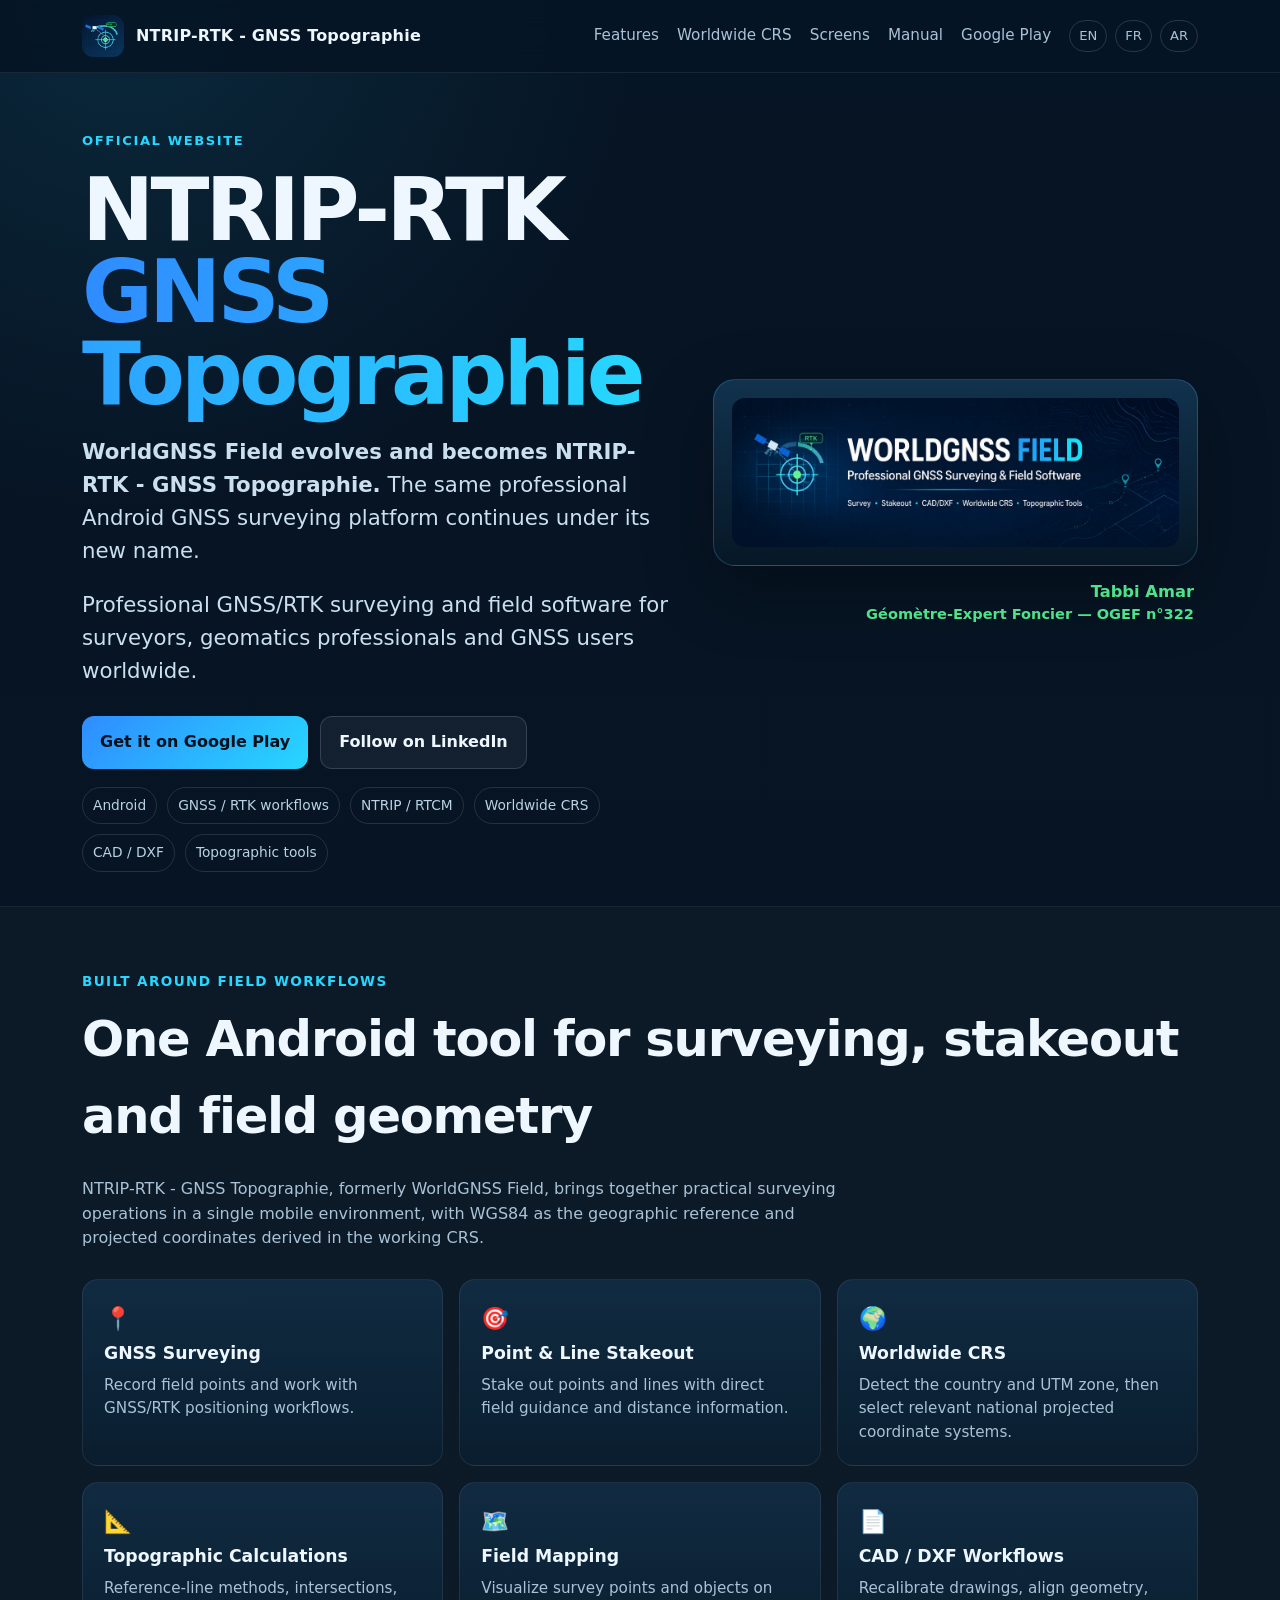
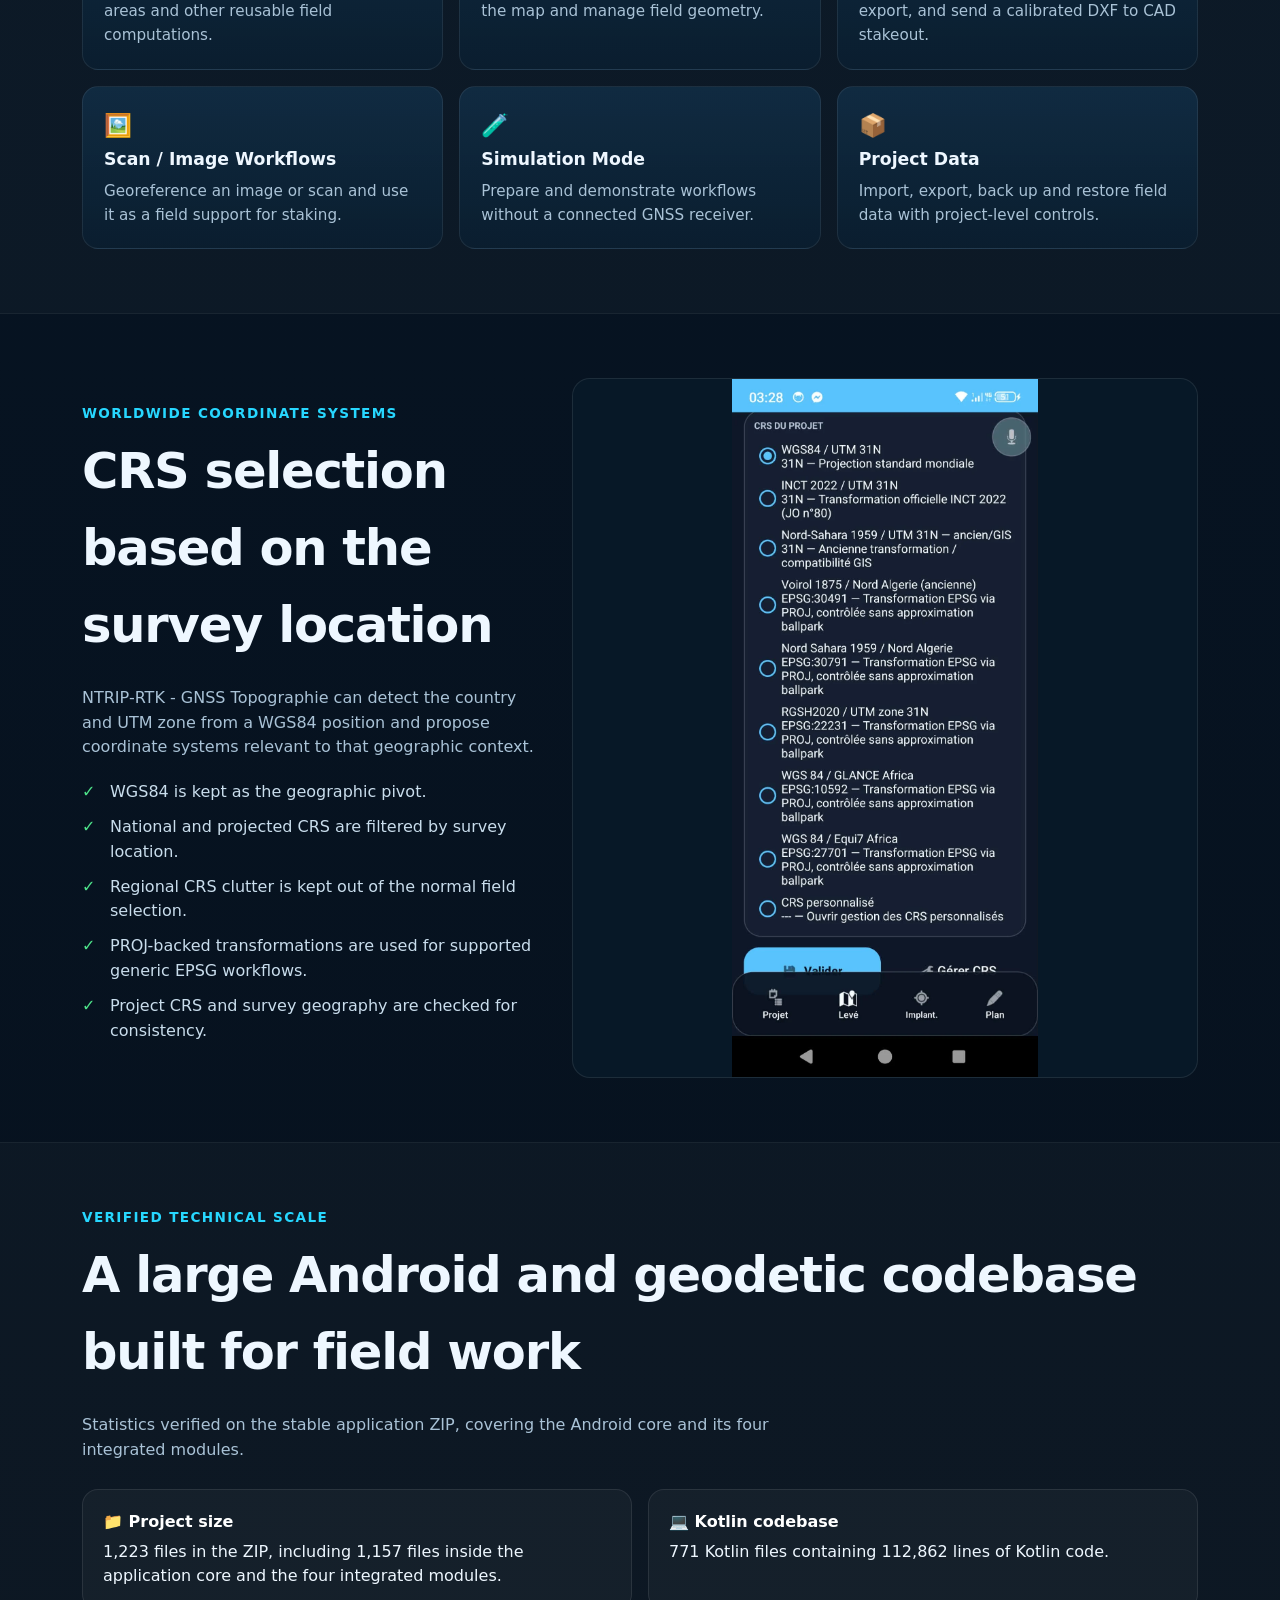
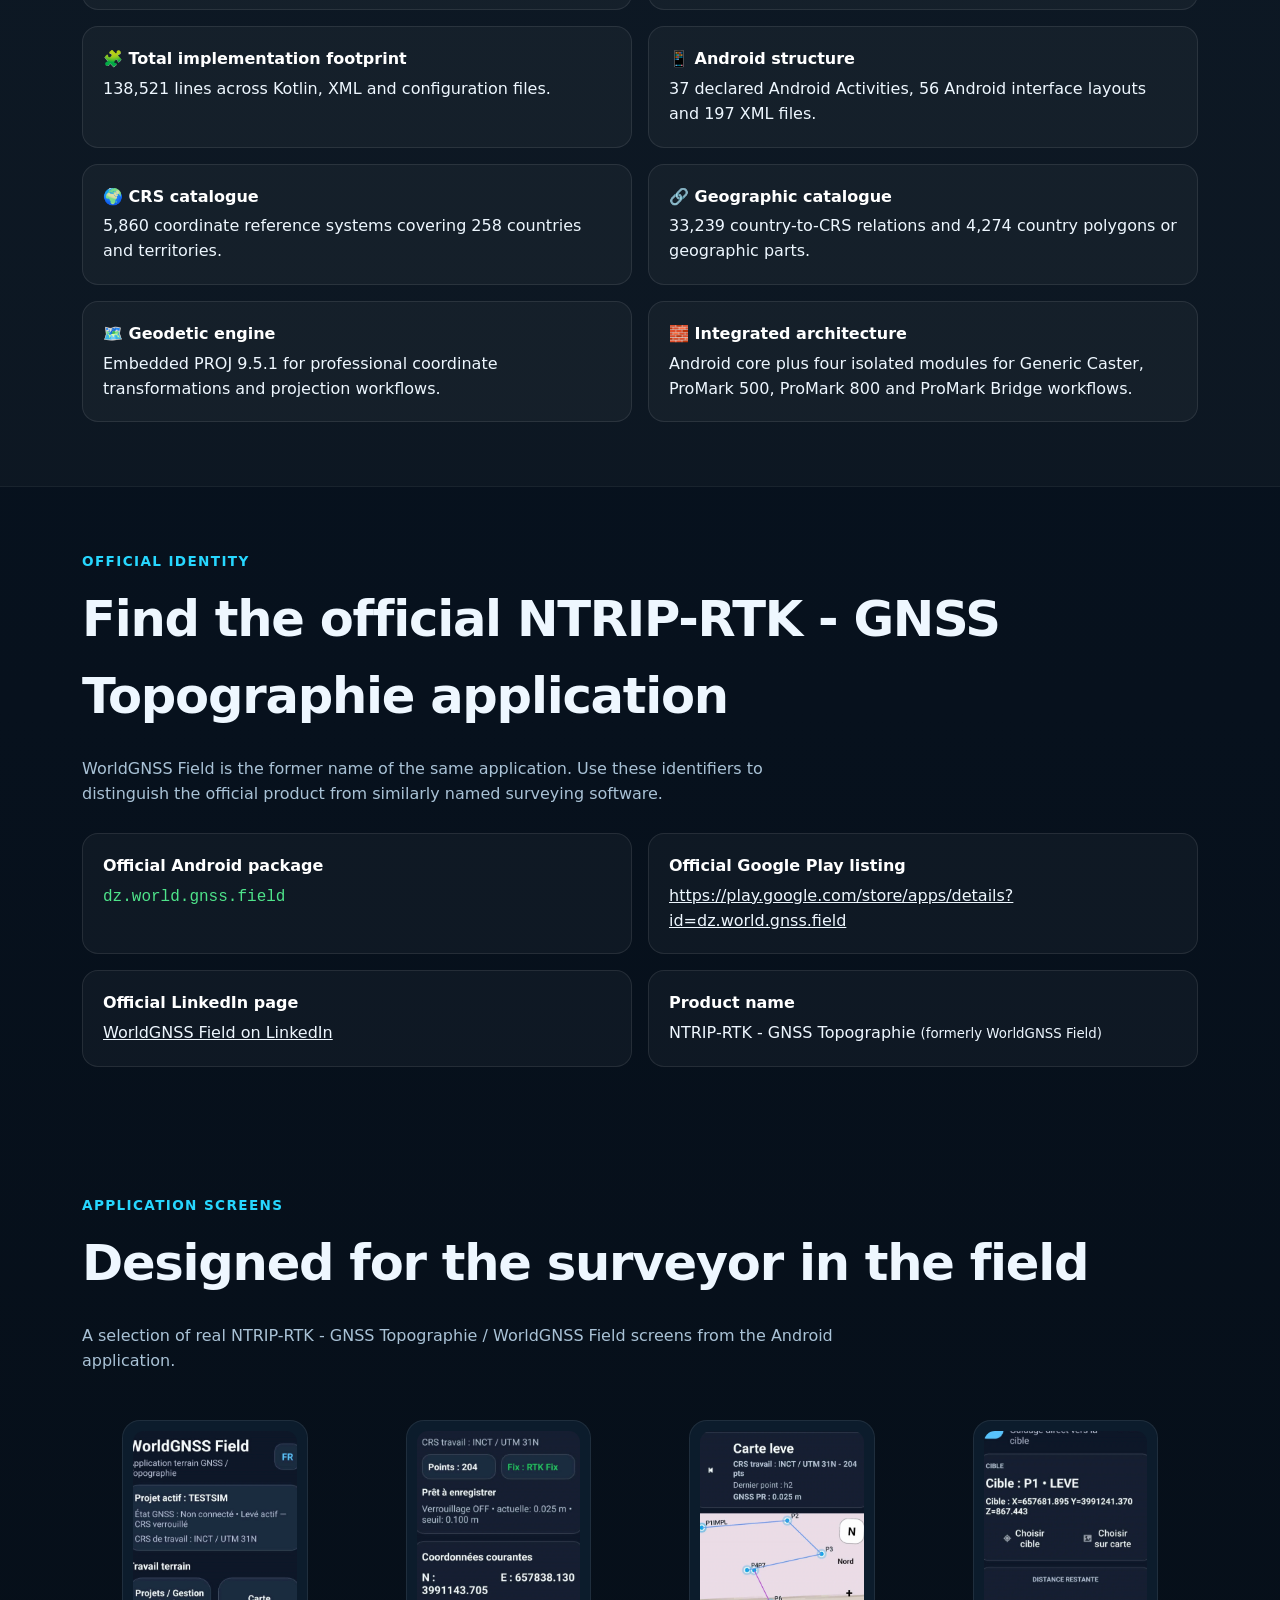
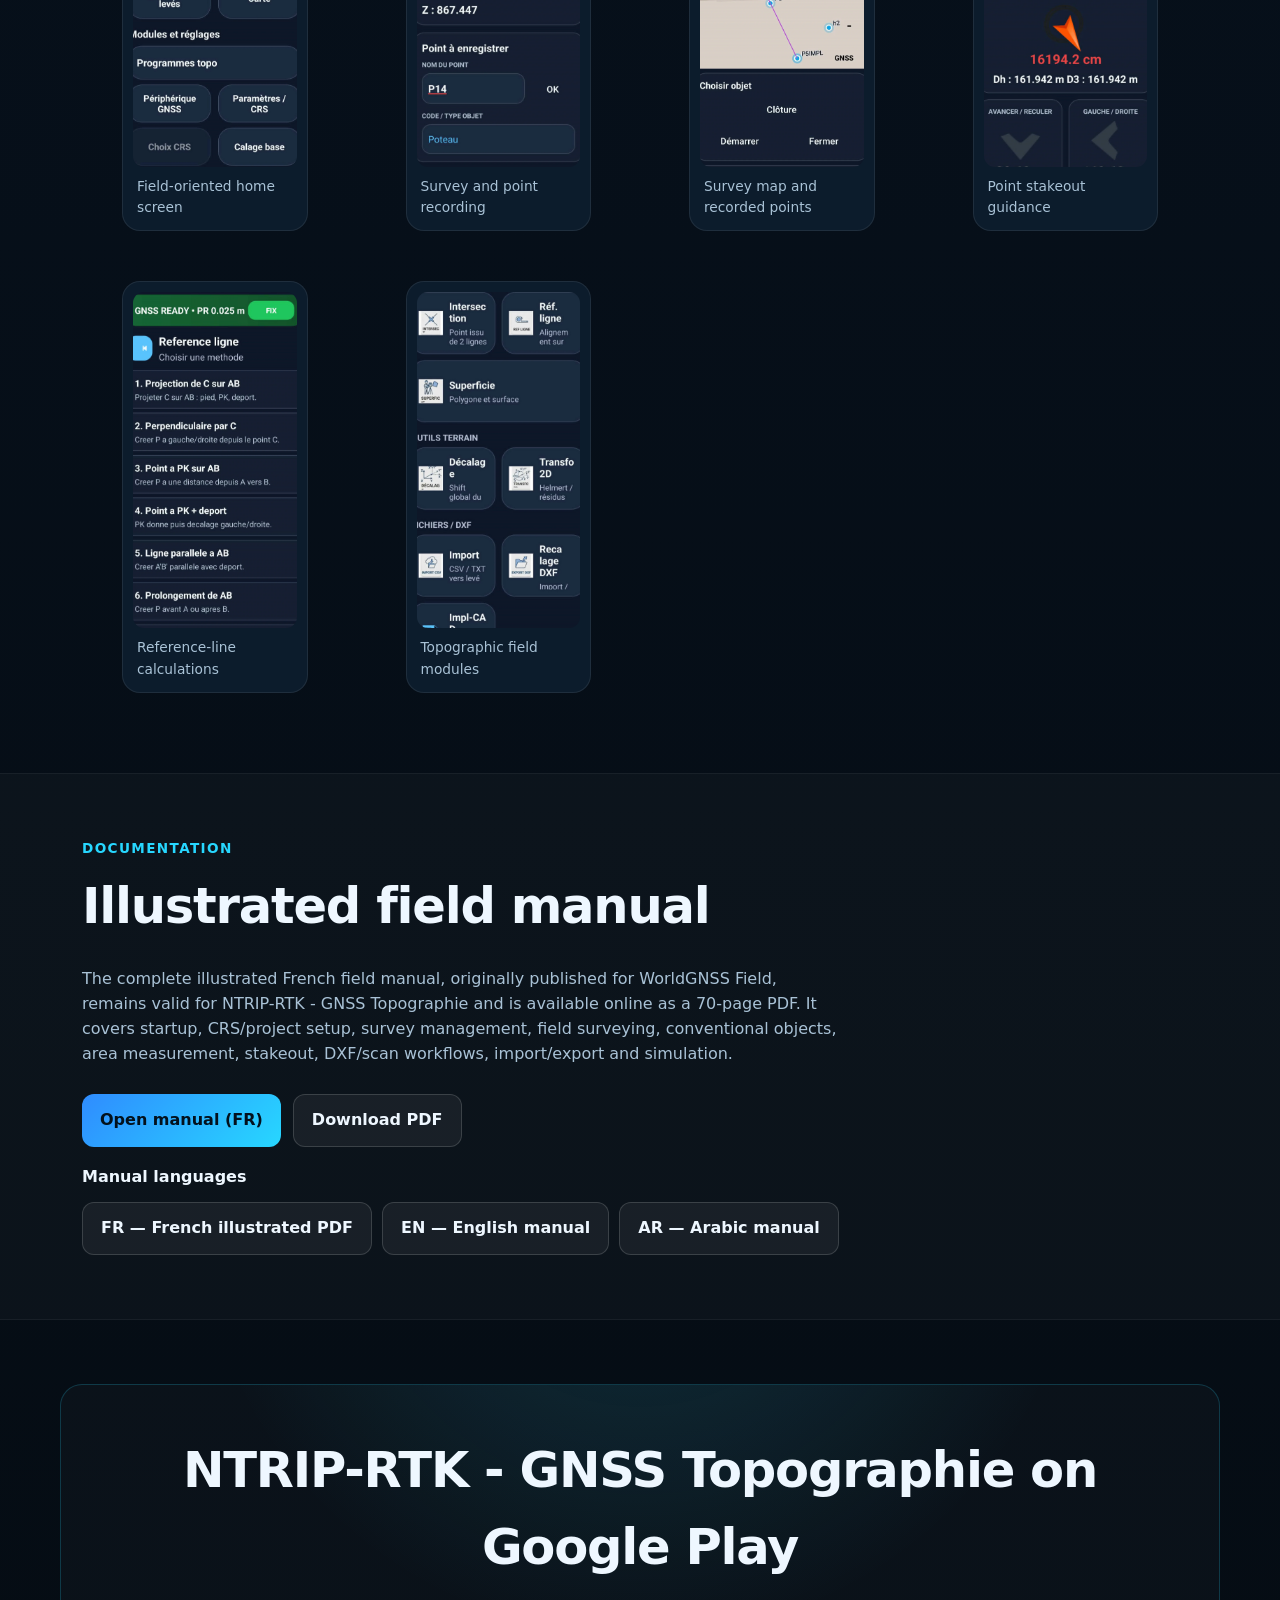
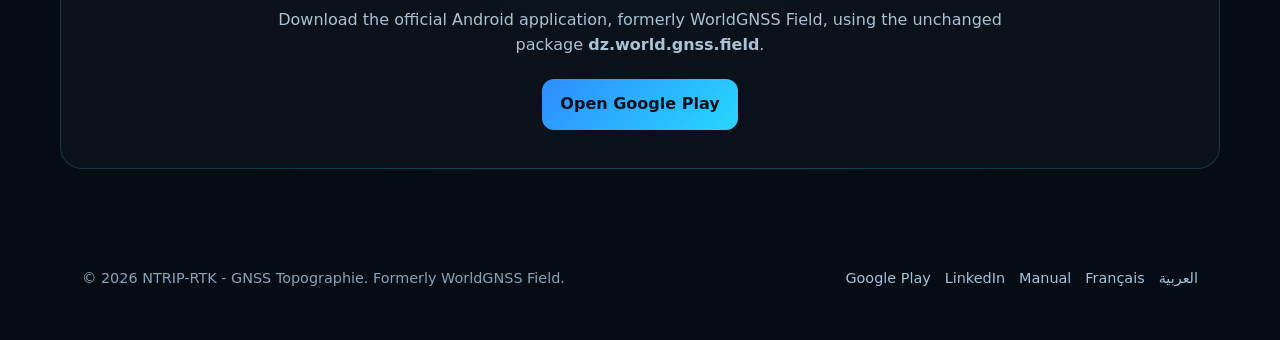
<file: index.html>
<!doctype html>
<html lang="en" class="">
<head>
  <!-- Google tag (gtag.js) -->
<script async src="https://www.googletagmanager.com/gtag/js?id=G-VVS1YFR749"></script>
<script>
  window.dataLayer = window.dataLayer || [];
  function gtag(){dataLayer.push(arguments);}
  gtag('js', new Date());

  gtag('config', 'G-VVS1YFR749');
</script>
  <meta charset="utf-8">
  <meta name="viewport" content="width=device-width,initial-scale=1">
  <title>NTRIP-RTK - GNSS Topographie (WorldGNSS Field) — Professional GNSS Surveying & RTK</title>
  <meta name="description" content="Official website of NTRIP-RTK - GNSS Topographie, formerly WorldGNSS Field. Android GNSS/RTK surveying, NTRIP, RTCM, stakeout, worldwide CRS, CAD/DXF workflows, topographic calculations and field mapping.">
  <meta name="theme-color" content="#061525">
  <meta name="robots" content="index,follow,max-image-preview:large">
  <meta property="og:type" content="website">
  <meta property="og:title" content="NTRIP-RTK - GNSS Topographie (WorldGNSS Field)">
  <meta property="og:description" content="NTRIP-RTK - GNSS Topographie is the new name of WorldGNSS Field: professional Android GNSS/RTK surveying, NTRIP/RTCM, stakeout, worldwide CRS and topographic field tools.">
  <meta property="og:image" content="assets/img/worldgnss-banner.png">
  <meta property="og:site_name" content="NTRIP-RTK - GNSS Topographie">
  <meta name="twitter:card" content="summary_large_image">
  <link rel="icon" href="favicon.png">
  <link rel="stylesheet" href="assets/css/style.css">
  <link rel="alternate" hreflang="en" href="https://ramat82.github.io/worldgnss-field/">
  <link rel="alternate" hreflang="fr" href="https://ramat82.github.io/worldgnss-field/fr.html">
  <link rel="alternate" hreflang="ar" href="https://ramat82.github.io/worldgnss-field/ar.html">
  <link rel="alternate" hreflang="x-default" href="https://ramat82.github.io/worldgnss-field/">
  <script type="application/ld+json">
{
  "@context": "https://schema.org",
  "@type": "SoftwareApplication",
  "name": "NTRIP-RTK - GNSS Topographie",
  "alternateName": "WorldGNSS Field",
  "applicationCategory": "BusinessApplication",
  "applicationSubCategory": "Surveying and Geomatics",
  "operatingSystem": "Android",
  "description": "Professional Android GNSS/RTK field software, formerly known as WorldGNSS Field, for NTRIP/RTCM surveying, stakeout, worldwide coordinate reference systems, CAD/DXF workflows, topographic calculations and field mapping.",
  "downloadUrl": "https://play.google.com/store/apps/details?id=dz.world.gnss.field",
  "installUrl": "https://play.google.com/store/apps/details?id=dz.world.gnss.field",
  "sameAs": [
    "https://play.google.com/store/apps/details?id=dz.world.gnss.field",
    "https://www.linkedin.com/company/worldgnss-field-app/"
  ],
  "identifier": {
    "@type": "PropertyValue",
    "propertyID": "Android package",
    "value": "dz.world.gnss.field"
  }
}
  </script>
</head>
<body class="">

<header class="topbar">
  <div class="wrap nav">
    <a class="brand" href="index.html">
      <img src="assets/img/worldgnss-icon.webp" alt="NTRIP-RTK - GNSS Topographie icon">
      <span>NTRIP-RTK - GNSS Topographie</span>
    </a>
    <nav class="navlinks" aria-label="Main navigation">
      <a href="#features">Features</a>
      <a href="#crs">Worldwide CRS</a>
      <a href="#screens">Screens</a>
      <a href="#manual">Manual</a>
      <a class="keep" href="https://play.google.com/store/apps/details?id=dz.world.gnss.field" rel="noopener">Google Play</a>
      <span class="langs">
        <a href="index.html">EN</a><a href="fr.html">FR</a><a href="ar.html">AR</a>
      </span>
    </nav>
  </div>
</header>

<main>
<section class="hero"><div class="wrap hero-grid">
  <div>
    <div class="eyebrow">Official website</div>
    <h1>NTRIP-RTK <span>GNSS Topographie</span></h1>
    <p class="lead"><strong>WorldGNSS Field evolves and becomes NTRIP-RTK - GNSS Topographie.</strong> The same professional Android GNSS surveying platform continues under its new name.</p>
    <p class="lead">Professional GNSS/RTK surveying and field software for surveyors, geomatics professionals and GNSS users worldwide.</p>
    <div class="cta">
      <a class="btn primary" href="https://play.google.com/store/apps/details?id=dz.world.gnss.field" rel="noopener">Get it on Google Play</a>
      <a class="btn secondary" href="https://www.linkedin.com/company/worldgnss-field-app/" rel="noopener">Follow on LinkedIn</a>
    </div>
    <div class="badges">
      <span class="badge">Android</span><span class="badge">GNSS / RTK workflows</span><span class="badge">NTRIP / RTCM</span><span class="badge">Worldwide CRS</span><span class="badge">CAD / DXF</span><span class="badge">Topographic tools</span>
    </div>
  </div>
  <div style="display:flex;flex-direction:column;gap:10px">
  <div class="hero-card"><img src="assets/img/worldgnss-banner.webp" alt="NTRIP-RTK - GNSS Topographie, formerly WorldGNSS Field"></div>
  <div style="text-align:right;direction:ltr;line-height:1.3;padding:5px 4px 0">
    <div style="color:#4ee38a;font-weight:900;font-size:1.02rem">Tabbi Amar</div>
    <div style="color:#4ee38a;font-weight:800;font-size:.91rem;margin-top:2px">Géomètre-Expert Foncier — OGEF n°322</div>
  </div>
</div>
</div></section>

<section class="section alt" id="features"><div class="wrap">
  <div class="kicker">Built around field workflows</div>
  <h2>One Android tool for surveying, stakeout and field geometry</h2>
  <p class="sub">NTRIP-RTK - GNSS Topographie, formerly WorldGNSS Field, brings together practical surveying operations in a single mobile environment, with WGS84 as the geographic reference and projected coordinates derived in the working CRS.</p>
  <div class="features">
    <article class="feature"><div class="icon">📍</div><h3>GNSS Surveying</h3><p>Record field points and work with GNSS/RTK positioning workflows.</p></article>
    <article class="feature"><div class="icon">🎯</div><h3>Point & Line Stakeout</h3><p>Stake out points and lines with direct field guidance and distance information.</p></article>
    <article class="feature"><div class="icon">🌍</div><h3>Worldwide CRS</h3><p>Detect the country and UTM zone, then select relevant national projected coordinate systems.</p></article>
    <article class="feature"><div class="icon">📐</div><h3>Topographic Calculations</h3><p>Reference-line methods, intersections, areas and other reusable field computations.</p></article>
    <article class="feature"><div class="icon">🗺️</div><h3>Field Mapping</h3><p>Visualize survey points and objects on the map and manage field geometry.</p></article>
    <article class="feature"><div class="icon">📄</div><h3>CAD / DXF Workflows</h3><p>Recalibrate drawings, align geometry, export, and send a calibrated DXF to CAD stakeout.</p></article>
    <article class="feature"><div class="icon">🖼️</div><h3>Scan / Image Workflows</h3><p>Georeference an image or scan and use it as a field support for staking.</p></article>
    <article class="feature"><div class="icon">🧪</div><h3>Simulation Mode</h3><p>Prepare and demonstrate workflows without a connected GNSS receiver.</p></article>
    <article class="feature"><div class="icon">📦</div><h3>Project Data</h3><p>Import, export, back up and restore field data with project-level controls.</p></article>
  </div>
</div></section>

<section class="section" id="crs"><div class="wrap worldwide">
  <div>
    <div class="kicker">Worldwide coordinate systems</div>
    <h2>CRS selection based on the survey location</h2>
    <p class="sub">NTRIP-RTK - GNSS Topographie can detect the country and UTM zone from a WGS84 position and propose coordinate systems relevant to that geographic context.</p>
    <ul class="list">
      <li>WGS84 is kept as the geographic pivot.</li>
      <li>National and projected CRS are filtered by survey location.</li>
      <li>Regional CRS clutter is kept out of the normal field selection.</li>
      <li>PROJ-backed transformations are used for supported generic EPSG workflows.</li>
      <li>Project CRS and survey geography are checked for consistency.</li>
    </ul>
  </div>
  <img src="assets/img/07-worldwide-crs.webp" alt="NTRIP-RTK - GNSS Topographie worldwide CRS selection screen">
</div></section>

<section class="section alt" id="tech-specs"><div class="wrap">
  <div class="kicker">Verified technical scale</div>
  <h2>A large Android and geodetic codebase built for field work</h2>
  <p class="sub">Statistics verified on the stable application ZIP, covering the Android core and its four integrated modules.</p>
  <div class="identity">
    <div class="idbox"><strong>📁 Project size</strong>1,223 files in the ZIP, including 1,157 files inside the application core and the four integrated modules.</div>
    <div class="idbox"><strong>💻 Kotlin codebase</strong>771 Kotlin files containing 112,862 lines of Kotlin code.</div>
    <div class="idbox"><strong>🧩 Total implementation footprint</strong>138,521 lines across Kotlin, XML and configuration files.</div>
    <div class="idbox"><strong>📱 Android structure</strong>37 declared Android Activities, 56 Android interface layouts and 197 XML files.</div>
    <div class="idbox"><strong>🌍 CRS catalogue</strong>5,860 coordinate reference systems covering 258 countries and territories.</div>
    <div class="idbox"><strong>🔗 Geographic catalogue</strong>33,239 country-to-CRS relations and 4,274 country polygons or geographic parts.</div>
    <div class="idbox"><strong>🗺️ Geodetic engine</strong>Embedded PROJ 9.5.1 for professional coordinate transformations and projection workflows.</div>
    <div class="idbox"><strong>🧱 Integrated architecture</strong>Android core plus four isolated modules for Generic Caster, ProMark 500, ProMark 800 and ProMark Bridge workflows.</div>
  </div>
</div></section>

<section class="section"><div class="wrap">
  <div class="kicker">Official identity</div>
  <h2>Find the official NTRIP-RTK - GNSS Topographie application</h2>
  <p class="sub">WorldGNSS Field is the former name of the same application. Use these identifiers to distinguish the official product from similarly named surveying software.</p>
  <div class="identity">
    <div class="idbox"><strong>Official Android package</strong><code>dz.world.gnss.field</code></div>
    <div class="idbox"><strong>Official Google Play listing</strong><a href="https://play.google.com/store/apps/details?id=dz.world.gnss.field">https://play.google.com/store/apps/details?id=dz.world.gnss.field</a></div>
    <div class="idbox"><strong>Official LinkedIn page</strong><a href="https://www.linkedin.com/company/worldgnss-field-app/">WorldGNSS Field on LinkedIn</a></div>
    <div class="idbox"><strong>Product name</strong>NTRIP-RTK - GNSS Topographie <small>(formerly WorldGNSS Field)</small></div>
  </div>
</div></section>

<section class="section"><div class="wrap">
  <div class="kicker">Application screens</div>
  <h2>Designed for the surveyor in the field</h2>
  <p class="sub">A selection of real NTRIP-RTK - GNSS Topographie / WorldGNSS Field screens from the Android application.</p>
  <div class="gallery" id="screens">
    <figure class="shot"><img loading="lazy" src="assets/img/01-home.webp" alt="NTRIP-RTK GNSS Topographie home screen"><figcaption>Field-oriented home screen</figcaption></figure>
    <figure class="shot"><img loading="lazy" src="assets/img/02-survey.webp" alt="GNSS survey point screen"><figcaption>Survey and point recording</figcaption></figure>
    <figure class="shot"><img loading="lazy" src="assets/img/03-map.webp" alt="Survey map"><figcaption>Survey map and recorded points</figcaption></figure>
    <figure class="shot"><img loading="lazy" src="assets/img/04-stakeout.webp" alt="Point stakeout"><figcaption>Point stakeout guidance</figcaption></figure>
    <figure class="shot"><img loading="lazy" src="assets/img/05-reference-line.webp" alt="Reference line modes"><figcaption>Reference-line calculations</figcaption></figure>
    <figure class="shot"><img loading="lazy" src="assets/img/06-topo-modules.webp" alt="Topographic modules"><figcaption>Topographic field modules</figcaption></figure>
  </div>
</div></section>

<section class="section alt" id="manual"><div class="wrap">
  <div class="kicker">Documentation</div>
  <h2>Illustrated field manual</h2>
  <p class="sub">The complete illustrated French field manual, originally published for WorldGNSS Field, remains valid for NTRIP-RTK - GNSS Topographie and is available online as a 70-page PDF. It covers startup, CRS/project setup, survey management, field surveying, conventional objects, area measurement, stakeout, DXF/scan workflows, import/export and simulation.</p>
  <div class="cta">
    <a class="btn primary" href="WorldGNSS_Field_Manuel_Terrain_FR_Illustre_Complet_1.1.pdf" target="_blank" rel="noopener">Open manual (FR)</a>
    <a class="btn secondary" href="WorldGNSS_Field_Manuel_Terrain_FR_Illustre_Complet_1.1.pdf" download>Download PDF</a>
  </div>
</div></section>

<section class="section"><div class="wrap finalcta">
  <h2>NTRIP-RTK - GNSS Topographie on Google Play</h2>
  <p class="sub" style="margin:0 auto 22px">Download the official Android application, formerly WorldGNSS Field, using the unchanged package <strong>dz.world.gnss.field</strong>.</p>
  <a class="btn primary" href="https://play.google.com/store/apps/details?id=dz.world.gnss.field" rel="noopener">Open Google Play</a>
</div></section>
</main>
<footer><div class="wrap footer-grid">
  <div>© <span data-year></span> NTRIP-RTK - GNSS Topographie. Formerly WorldGNSS Field.</div>
  <div class="smalllinks"><a href="https://play.google.com/store/apps/details?id=dz.world.gnss.field">Google Play</a><a href="https://www.linkedin.com/company/worldgnss-field-app/">LinkedIn</a><a href="WorldGNSS_Field_Manuel_Terrain_FR_Illustre_Complet_1.1.pdf">Manual</a><a href="fr.html">Français</a><a href="ar.html">العربية</a></div>
</div></footer>

<script src="assets/js/site.js"></script>
</body>
</html>
</file>
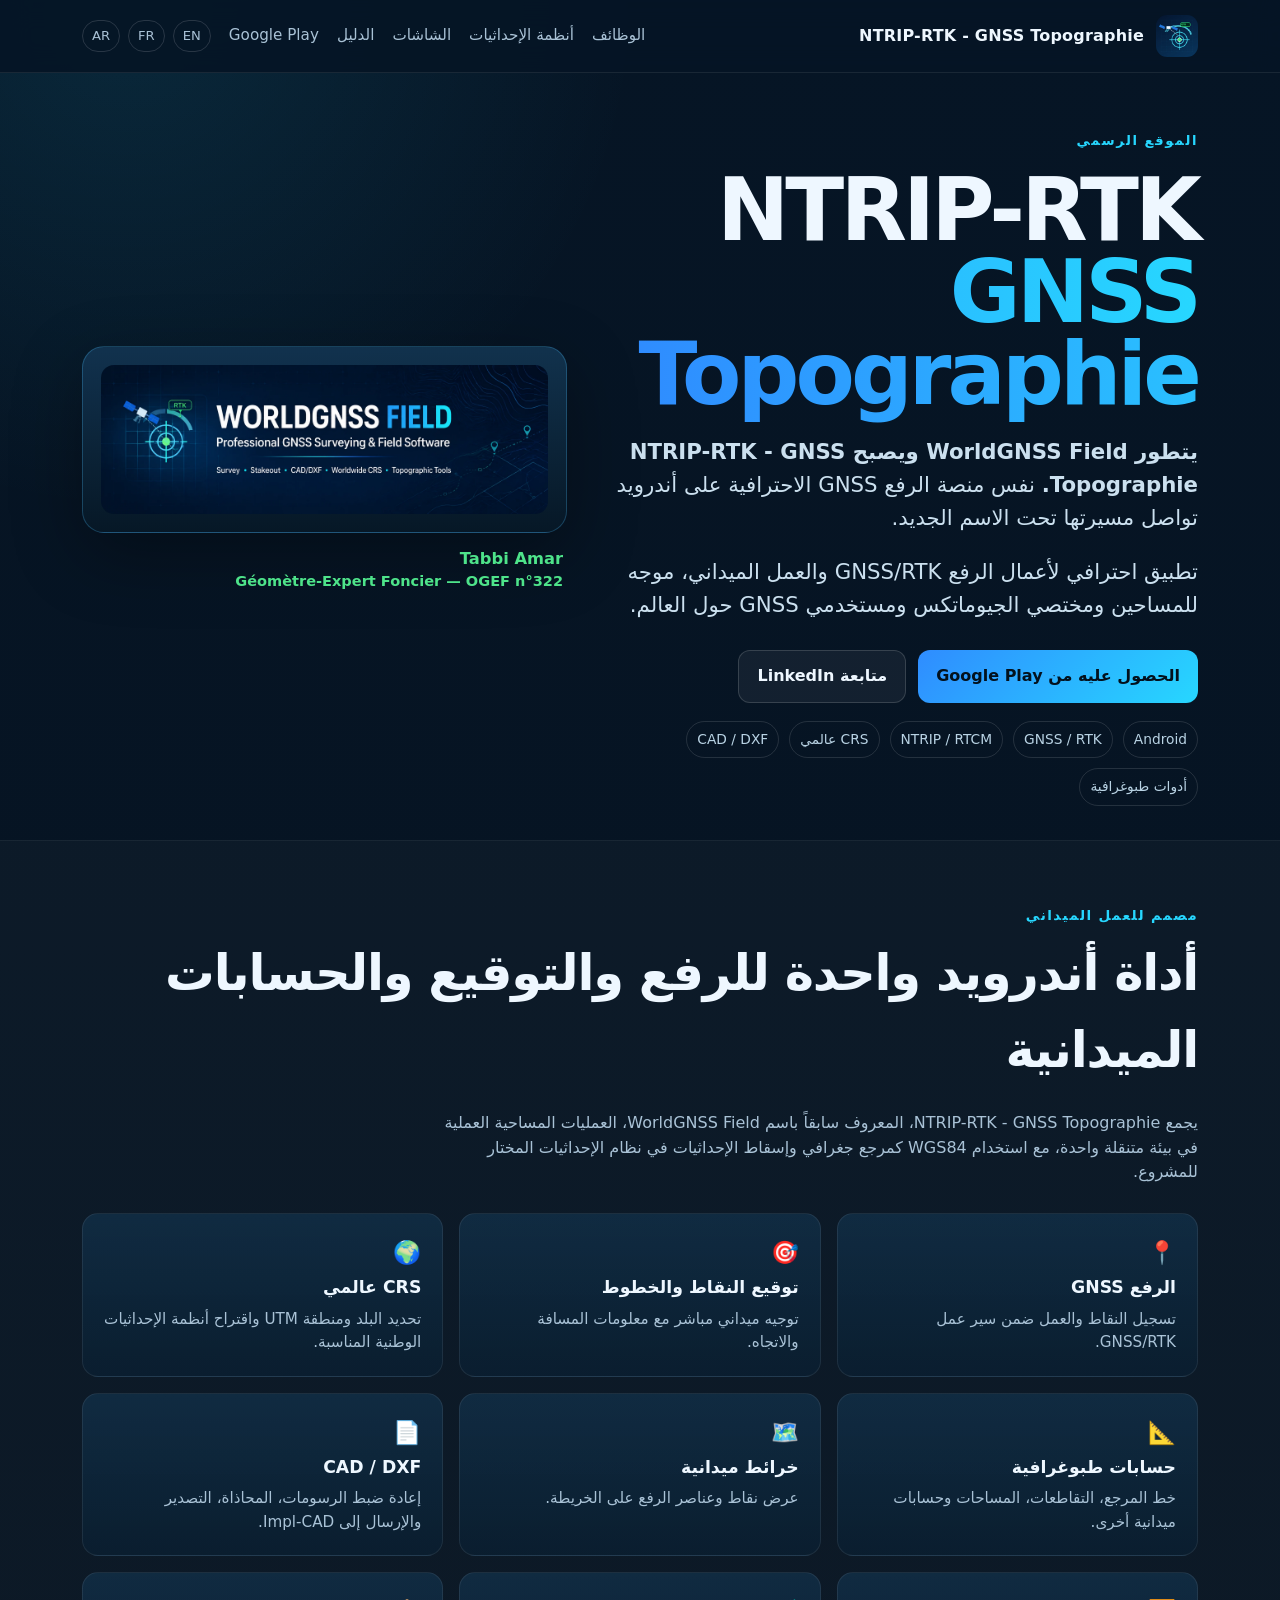
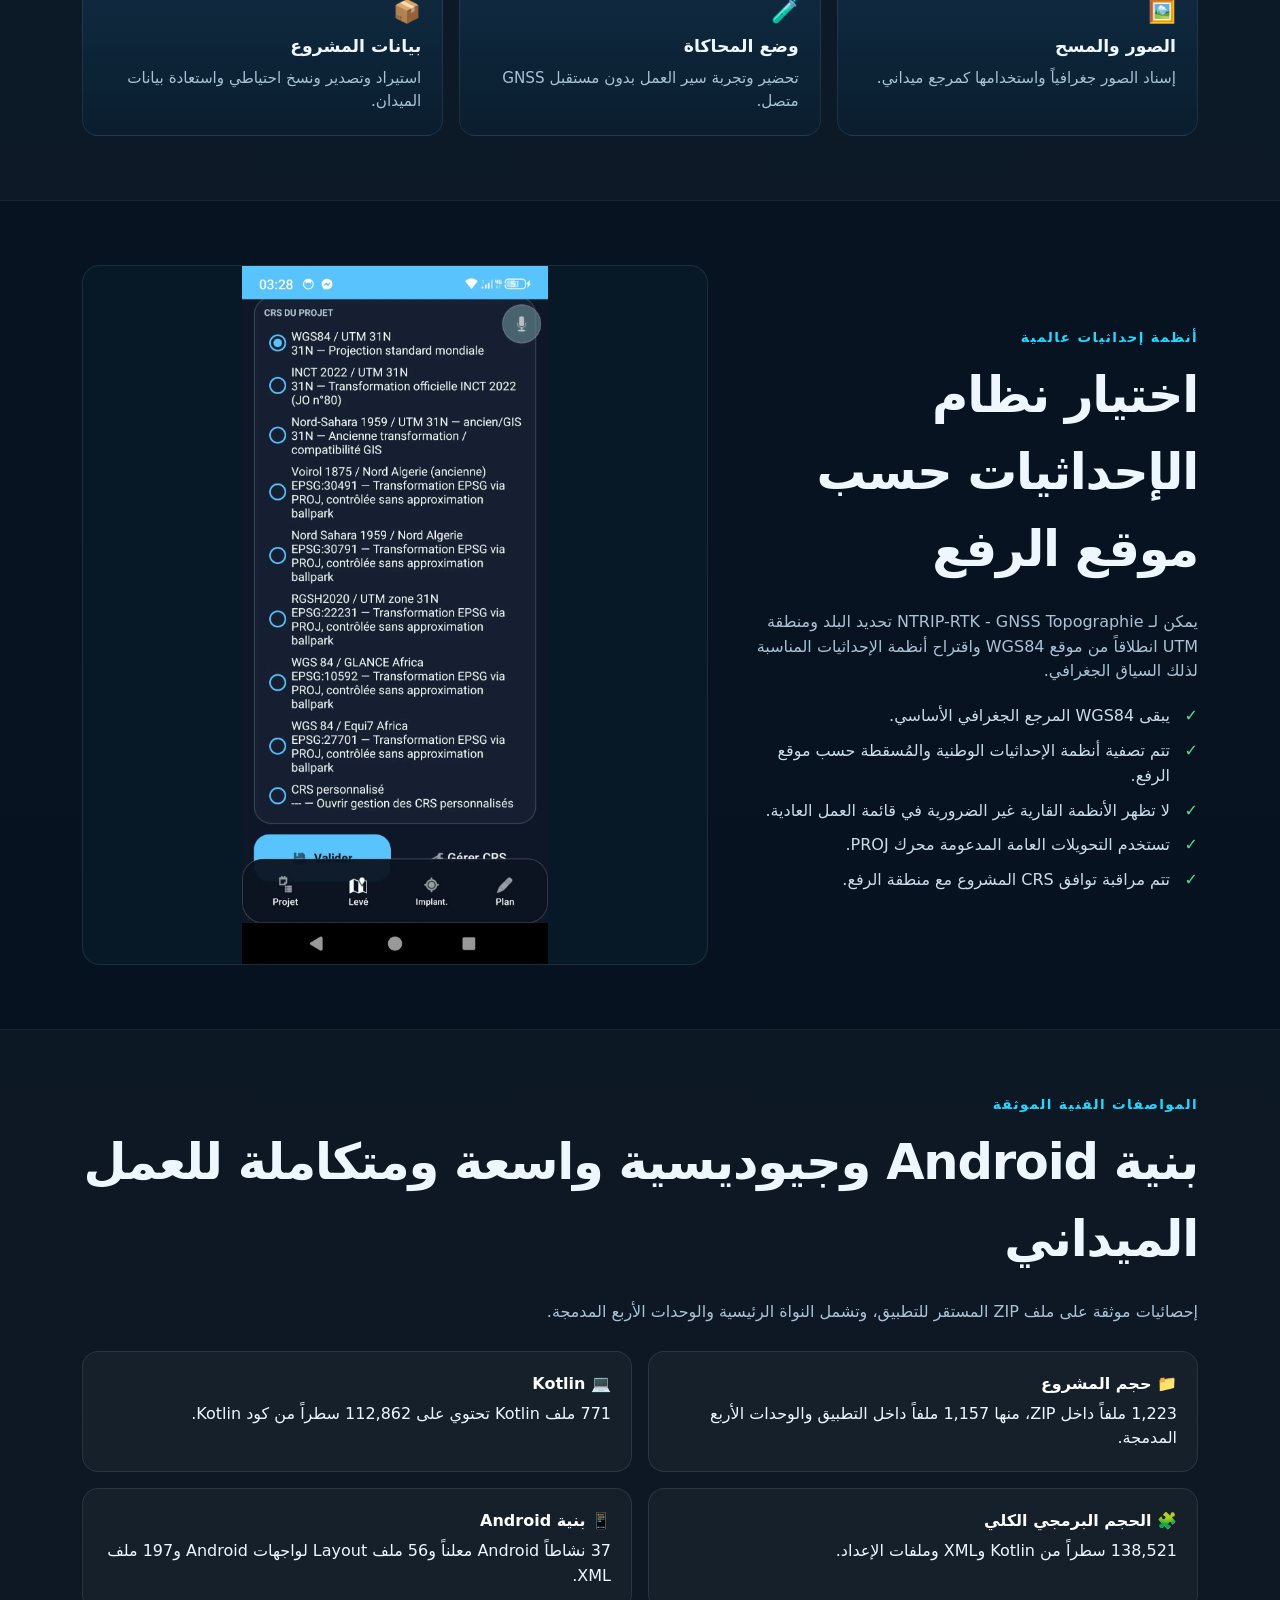
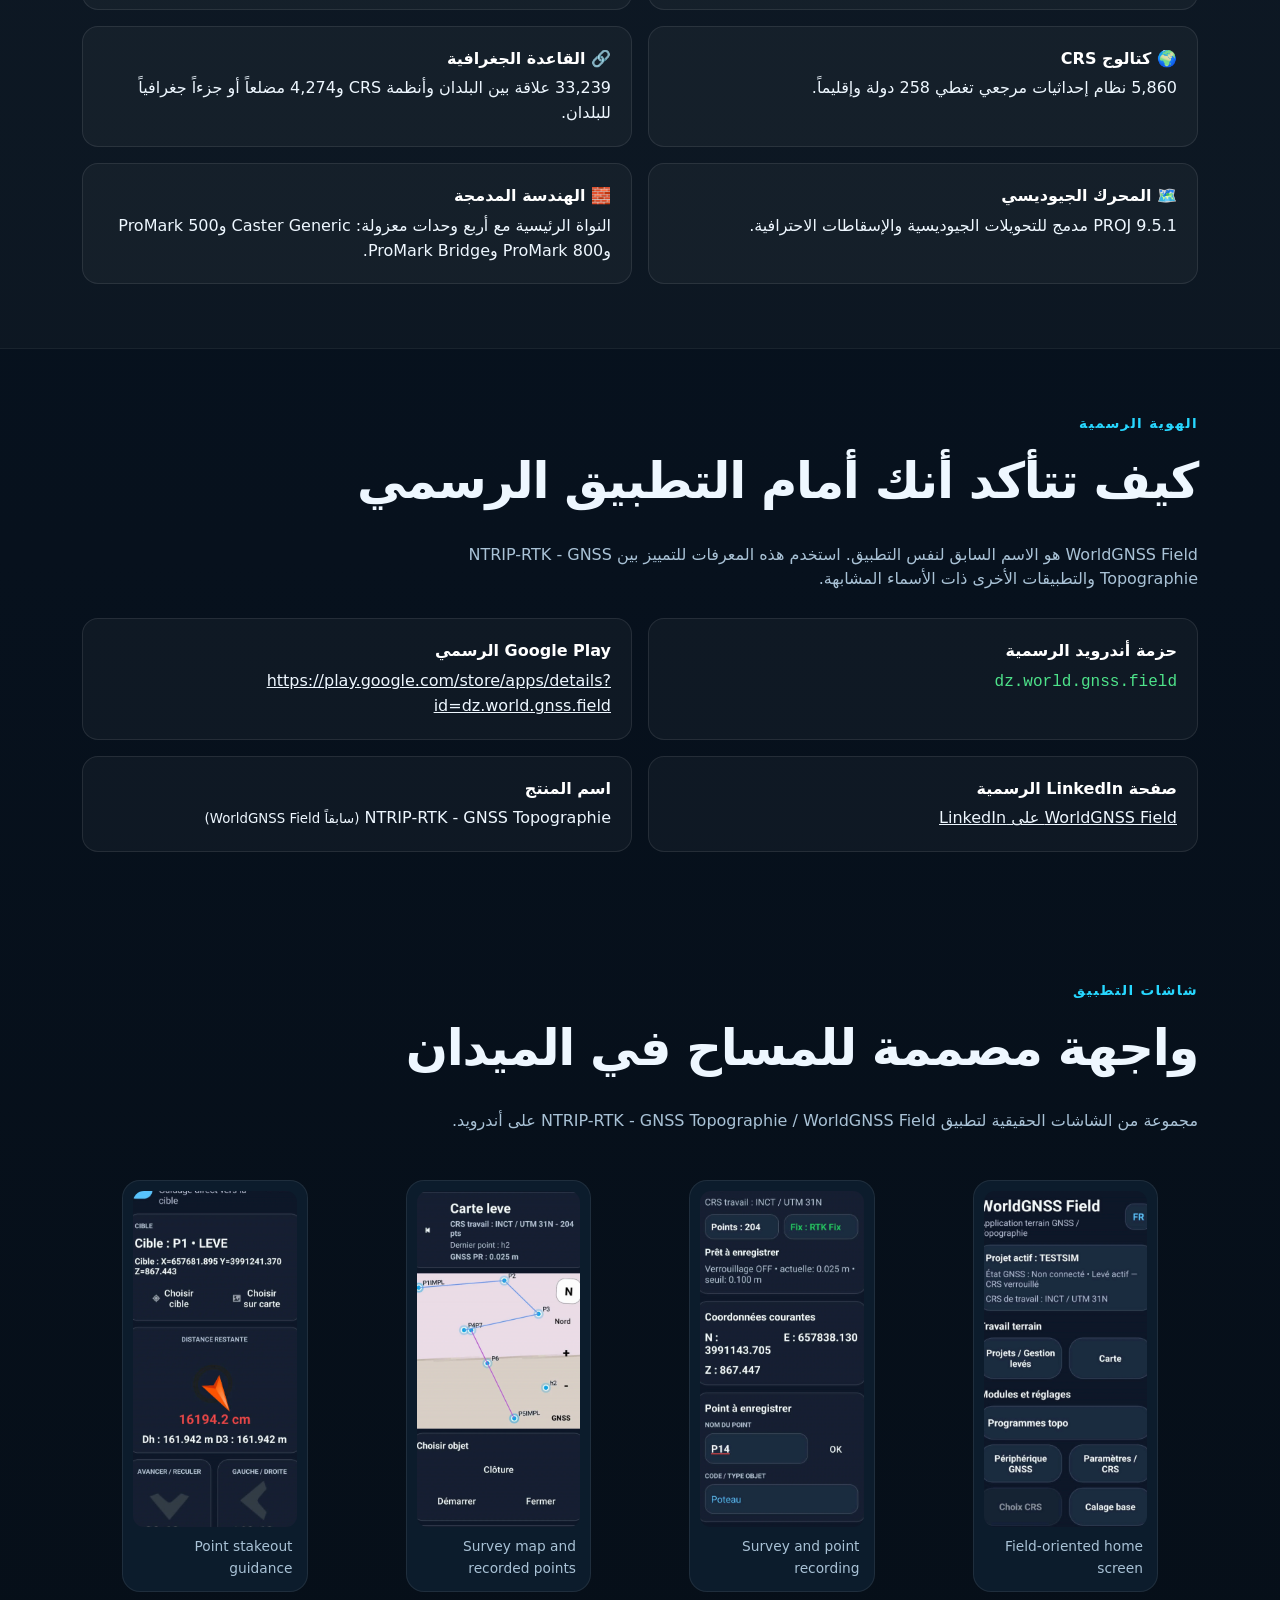
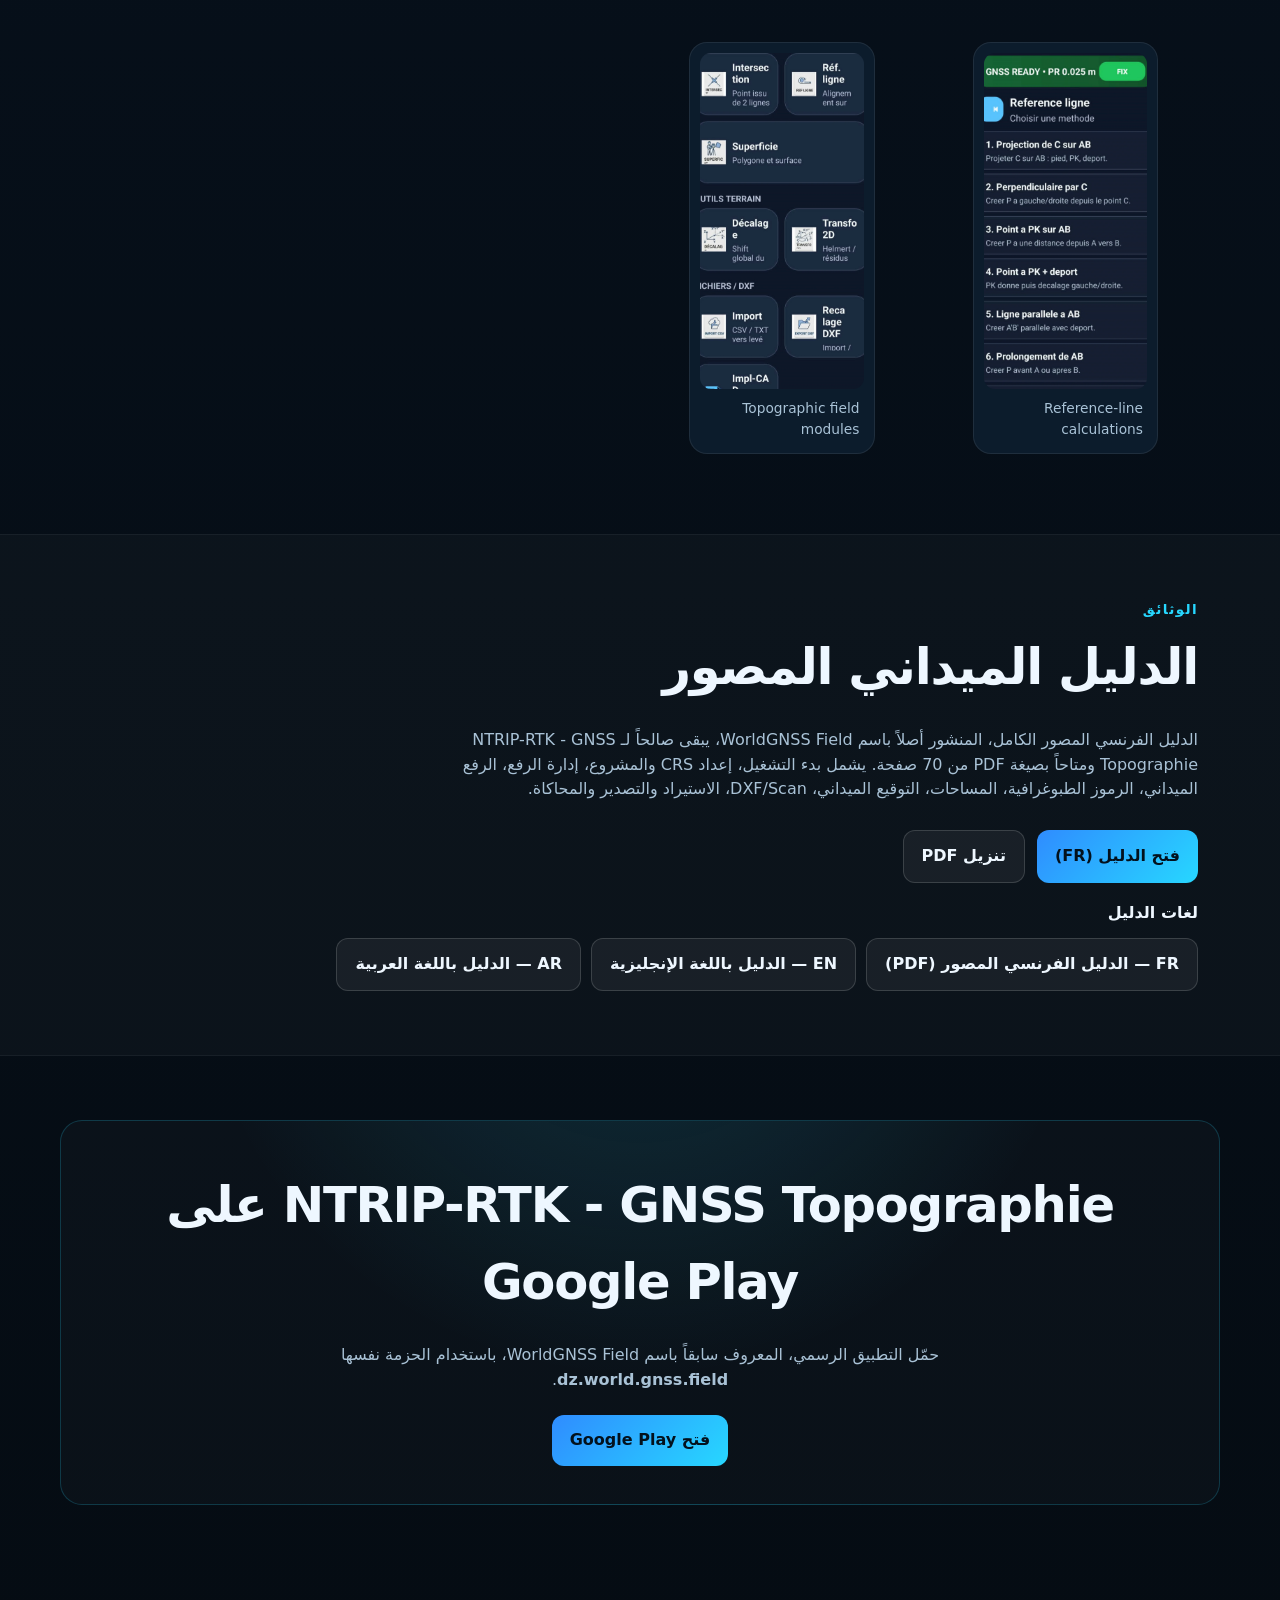
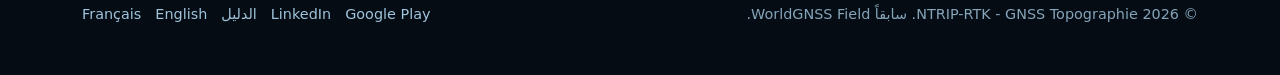
<file: ar.html>
<!doctype html>
<html lang="ar" dir="rtl" class="rtl">
<head>
  <meta charset="utf-8">
  <meta name="viewport" content="width=device-width,initial-scale=1">
  <title>NTRIP-RTK - GNSS Topographie (WorldGNSS Field) — تطبيق GNSS/RTK وطبوغرافيا احترافي</title>
  <meta name="description" content="الموقع الرسمي لـ NTRIP-RTK - GNSS Topographie، الاسم الجديد لتطبيق WorldGNSS Field: رفع GNSS/RTK، NTRIP، RTCM، توقيع، أنظمة إحداثيات عالمية، CAD/DXF وحسابات طبوغرافية على أندرويد.">
  <meta name="theme-color" content="#061525">
  <meta name="robots" content="index,follow,max-image-preview:large">
  <meta property="og:type" content="website">
  <meta property="og:title" content="NTRIP-RTK - GNSS Topographie (WorldGNSS Field)">
  <meta property="og:description" content="NTRIP-RTK - GNSS Topographie هو الاسم الجديد لـ WorldGNSS Field: تطبيق أندرويد احترافي للرفع GNSS/RTK وNTRIP/RTCM والتوقيع وأنظمة الإحداثيات والحسابات الطبوغرافية.">
  <meta property="og:image" content="assets/img/worldgnss-banner.png">
  <meta property="og:site_name" content="NTRIP-RTK - GNSS Topographie">
  <meta name="twitter:card" content="summary_large_image">
  <link rel="icon" href="favicon.png">
  <link rel="stylesheet" href="assets/css/style.css">
  <link rel="alternate" hreflang="en" href="https://ramat82.github.io/worldgnss-field/">
  <link rel="alternate" hreflang="fr" href="https://ramat82.github.io/worldgnss-field/fr.html">
  <link rel="alternate" hreflang="ar" href="https://ramat82.github.io/worldgnss-field/ar.html">
  <link rel="alternate" hreflang="x-default" href="https://ramat82.github.io/worldgnss-field/">
  <script type="application/ld+json">
{
  "@context": "https://schema.org",
  "@type": "SoftwareApplication",
  "name": "NTRIP-RTK - GNSS Topographie",
  "alternateName": "WorldGNSS Field",
  "applicationCategory": "BusinessApplication",
  "applicationSubCategory": "Surveying and Geomatics",
  "operatingSystem": "Android",
  "description": "تطبيق أندرويد احترافي للرفع GNSS/RTK، كان يُعرف سابقاً باسم WorldGNSS Field، ويدعم NTRIP/RTCM والتوقيع وأنظمة الإحداثيات العالمية وCAD/DXF والحسابات الطبوغرافية والعمل الميداني.",
  "downloadUrl": "https://play.google.com/store/apps/details?id=dz.world.gnss.field",
  "installUrl": "https://play.google.com/store/apps/details?id=dz.world.gnss.field",
  "sameAs": [
    "https://play.google.com/store/apps/details?id=dz.world.gnss.field",
    "https://www.linkedin.com/company/worldgnss-field-app/"
  ],
  "identifier": {
    "@type": "PropertyValue",
    "propertyID": "Android package",
    "value": "dz.world.gnss.field"
  }
}
  </script>
</head>
<body class="rtl">
<header class="topbar"><div class="wrap nav">
<a class="brand" href="ar.html"><img src="assets/img/worldgnss-icon.webp" alt="NTRIP-RTK - GNSS Topographie"><span>NTRIP-RTK - GNSS Topographie</span></a>
<nav class="navlinks"><a href="#features">الوظائف</a><a href="#crs">أنظمة الإحداثيات</a><a href="#screens">الشاشات</a><a href="#manual">الدليل</a><a class="keep" href="https://play.google.com/store/apps/details?id=dz.world.gnss.field">Google Play</a><span class="langs"><a href="index.html">EN</a><a href="fr.html">FR</a><a href="ar.html">AR</a></span></nav>
</div></header>

<main>
<section class="hero"><div class="wrap hero-grid">
<div><div class="eyebrow">الموقع الرسمي</div><h1>NTRIP-RTK <span>GNSS Topographie</span></h1>
<p class="lead"><strong>يتطور WorldGNSS Field ويصبح NTRIP-RTK - GNSS Topographie.</strong> نفس منصة الرفع GNSS الاحترافية على أندرويد تواصل مسيرتها تحت الاسم الجديد.</p>
<p class="lead">تطبيق احترافي لأعمال الرفع GNSS/RTK والعمل الميداني، موجه للمساحين ومختصي الجيوماتكس ومستخدمي GNSS حول العالم.</p>
<div class="cta"><a class="btn primary" href="https://play.google.com/store/apps/details?id=dz.world.gnss.field">الحصول عليه من Google Play</a><a class="btn secondary" href="https://www.linkedin.com/company/worldgnss-field-app/">متابعة LinkedIn</a></div>
<div class="badges"><span class="badge">Android</span><span class="badge">GNSS / RTK</span><span class="badge">NTRIP / RTCM</span><span class="badge">CRS عالمي</span><span class="badge">CAD / DXF</span><span class="badge">أدوات طبوغرافية</span></div></div>
<div style="display:flex;flex-direction:column;gap:10px"><div class="hero-card"><img src="assets/img/worldgnss-banner.webp" alt="NTRIP-RTK - GNSS Topographie، الاسم الجديد لـ WorldGNSS Field"></div><div style="text-align:right;direction:ltr;line-height:1.3;padding:5px 4px 0"><div style="color:#4ee38a;font-weight:900;font-size:1.02rem">Tabbi Amar</div><div style="color:#4ee38a;font-weight:800;font-size:.91rem;margin-top:2px">Géomètre-Expert Foncier — OGEF n°322</div></div></div>
</div></section>

<section class="section alt" id="features"><div class="wrap"><div class="kicker">مصمم للعمل الميداني</div><h2>أداة أندرويد واحدة للرفع والتوقيع والحسابات الميدانية</h2>
<p class="sub">يجمع NTRIP-RTK - GNSS Topographie، المعروف سابقاً باسم WorldGNSS Field، العمليات المساحية العملية في بيئة متنقلة واحدة، مع استخدام WGS84 كمرجع جغرافي وإسقاط الإحداثيات في نظام الإحداثيات المختار للمشروع.</p>
<div class="features">
<article class="feature"><div class="icon">📍</div><h3>الرفع GNSS</h3><p>تسجيل النقاط والعمل ضمن سير عمل GNSS/RTK.</p></article>
<article class="feature"><div class="icon">🎯</div><h3>توقيع النقاط والخطوط</h3><p>توجيه ميداني مباشر مع معلومات المسافة والاتجاه.</p></article>
<article class="feature"><div class="icon">🌍</div><h3>CRS عالمي</h3><p>تحديد البلد ومنطقة UTM واقتراح أنظمة الإحداثيات الوطنية المناسبة.</p></article>
<article class="feature"><div class="icon">📐</div><h3>حسابات طبوغرافية</h3><p>خط المرجع، التقاطعات، المساحات وحسابات ميدانية أخرى.</p></article>
<article class="feature"><div class="icon">🗺️</div><h3>خرائط ميدانية</h3><p>عرض نقاط وعناصر الرفع على الخريطة.</p></article>
<article class="feature"><div class="icon">📄</div><h3>CAD / DXF</h3><p>إعادة ضبط الرسومات، المحاذاة، التصدير والإرسال إلى Impl-CAD.</p></article>
<article class="feature"><div class="icon">🖼️</div><h3>الصور والمسح</h3><p>إسناد الصور جغرافياً واستخدامها كمرجع ميداني.</p></article>
<article class="feature"><div class="icon">🧪</div><h3>وضع المحاكاة</h3><p>تحضير وتجربة سير العمل بدون مستقبل GNSS متصل.</p></article>
<article class="feature"><div class="icon">📦</div><h3>بيانات المشروع</h3><p>استيراد وتصدير ونسخ احتياطي واستعادة بيانات الميدان.</p></article>
</div></div></section>

<section class="section" id="crs"><div class="wrap worldwide"><div><div class="kicker">أنظمة إحداثيات عالمية</div><h2>اختيار نظام الإحداثيات حسب موقع الرفع</h2><p class="sub">يمكن لـ NTRIP-RTK - GNSS Topographie تحديد البلد ومنطقة UTM انطلاقاً من موقع WGS84 واقتراح أنظمة الإحداثيات المناسبة لذلك السياق الجغرافي.</p><ul class="list"><li>يبقى WGS84 المرجع الجغرافي الأساسي.</li><li>تتم تصفية أنظمة الإحداثيات الوطنية والمُسقطة حسب موقع الرفع.</li><li>لا تظهر الأنظمة القارية غير الضرورية في قائمة العمل العادية.</li><li>تستخدم التحويلات العامة المدعومة محرك PROJ.</li><li>تتم مراقبة توافق CRS المشروع مع منطقة الرفع.</li></ul></div><img src="assets/img/07-worldwide-crs.webp" alt="NTRIP-RTK - GNSS Topographie CRS"></div></section>

<section class="section alt" id="tech-specs"><div class="wrap"><div class="kicker">المواصفات الفنية الموثقة</div><h2>بنية Android وجيوديسية واسعة ومتكاملة للعمل الميداني</h2><p class="sub">إحصائيات موثقة على ملف ZIP المستقر للتطبيق، وتشمل النواة الرئيسية والوحدات الأربع المدمجة.</p>
<div class="identity">
<div class="idbox"><strong>📁 حجم المشروع</strong>1,223 ملفاً داخل ZIP، منها 1,157 ملفاً داخل التطبيق والوحدات الأربع المدمجة.</div>
<div class="idbox"><strong>💻 Kotlin</strong>771 ملف Kotlin تحتوي على 112,862 سطراً من كود Kotlin.</div>
<div class="idbox"><strong>🧩 الحجم البرمجي الكلي</strong>138,521 سطراً من Kotlin وXML وملفات الإعداد.</div>
<div class="idbox"><strong>📱 بنية Android</strong>37 نشاطاً Android معلناً و56 ملف Layout لواجهات Android و197 ملف XML.</div>
<div class="idbox"><strong>🌍 كتالوج CRS</strong>5,860 نظام إحداثيات مرجعي تغطي 258 دولة وإقليماً.</div>
<div class="idbox"><strong>🔗 القاعدة الجغرافية</strong>33,239 علاقة بين البلدان وأنظمة CRS و4,274 مضلعاً أو جزءاً جغرافياً للبلدان.</div>
<div class="idbox"><strong>🗺️ المحرك الجيوديسي</strong>PROJ 9.5.1 مدمج للتحويلات الجيوديسية والإسقاطات الاحترافية.</div>
<div class="idbox"><strong>🧱 الهندسة المدمجة</strong>النواة الرئيسية مع أربع وحدات معزولة: Caster Generic وProMark 500 وProMark 800 وProMark Bridge.</div>
</div></div></section>

<section class="section"><div class="wrap"><div class="kicker">الهوية الرسمية</div><h2>كيف تتأكد أنك أمام التطبيق الرسمي</h2><p class="sub">WorldGNSS Field هو الاسم السابق لنفس التطبيق. استخدم هذه المعرفات للتمييز بين NTRIP-RTK - GNSS Topographie والتطبيقات الأخرى ذات الأسماء المشابهة.</p><div class="identity"><div class="idbox"><strong>حزمة أندرويد الرسمية</strong><code>dz.world.gnss.field</code></div><div class="idbox"><strong>Google Play الرسمي</strong><a href="https://play.google.com/store/apps/details?id=dz.world.gnss.field">https://play.google.com/store/apps/details?id=dz.world.gnss.field</a></div><div class="idbox"><strong>صفحة LinkedIn الرسمية</strong><a href="https://www.linkedin.com/company/worldgnss-field-app/">WorldGNSS Field على LinkedIn</a></div><div class="idbox"><strong>اسم المنتج</strong>NTRIP-RTK - GNSS Topographie <small>(سابقاً WorldGNSS Field)</small></div></div></div></section>

<section class="section"><div class="wrap"><div class="kicker">شاشات التطبيق</div><h2>واجهة مصممة للمساح في الميدان</h2><p class="sub">مجموعة من الشاشات الحقيقية لتطبيق NTRIP-RTK - GNSS Topographie / WorldGNSS Field على أندرويد.</p><div class="gallery" id="screens"><figure class="shot"><img loading="lazy" src="assets/img/01-home.webp" alt="NTRIP-RTK GNSS Topographie home screen"><figcaption>Field-oriented home screen</figcaption></figure><figure class="shot"><img loading="lazy" src="assets/img/02-survey.webp" alt="GNSS survey point screen"><figcaption>Survey and point recording</figcaption></figure><figure class="shot"><img loading="lazy" src="assets/img/03-map.webp" alt="Survey map"><figcaption>Survey map and recorded points</figcaption></figure><figure class="shot"><img loading="lazy" src="assets/img/04-stakeout.webp" alt="Point stakeout"><figcaption>Point stakeout guidance</figcaption></figure><figure class="shot"><img loading="lazy" src="assets/img/05-reference-line.webp" alt="Reference line modes"><figcaption>Reference-line calculations</figcaption></figure><figure class="shot"><img loading="lazy" src="assets/img/06-topo-modules.webp" alt="Topographic modules"><figcaption>Topographic field modules</figcaption></figure></div></div></section>

<section class="section alt" id="manual"><div class="wrap"><div class="kicker">الوثائق</div><h2>الدليل الميداني المصور</h2><p class="sub">الدليل الفرنسي المصور الكامل، المنشور أصلاً باسم WorldGNSS Field، يبقى صالحاً لـ NTRIP-RTK - GNSS Topographie ومتاحاً بصيغة PDF من 70 صفحة. يشمل بدء التشغيل، إعداد CRS والمشروع، إدارة الرفع، الرفع الميداني، الرموز الطبوغرافية، المساحات، التوقيع الميداني، DXF/Scan، الاستيراد والتصدير والمحاكاة.</p><div class="cta"><a class="btn primary" href="WorldGNSS_Field_Manuel_Terrain_FR_Illustre_Complet_1.1.pdf" target="_blank" rel="noopener">فتح الدليل (FR)</a><a class="btn secondary" href="WorldGNSS_Field_Manuel_Terrain_FR_Illustre_Complet_1.1.pdf" download>تنزيل PDF</a></div></div></section>

<section class="section"><div class="wrap finalcta"><h2>NTRIP-RTK - GNSS Topographie على Google Play</h2><p class="sub" style="margin:0 auto 22px">حمّل التطبيق الرسمي، المعروف سابقاً باسم WorldGNSS Field، باستخدام الحزمة نفسها <strong>dz.world.gnss.field</strong>.</p><a class="btn primary" href="https://play.google.com/store/apps/details?id=dz.world.gnss.field">فتح Google Play</a></div></section>
</main>
<footer><div class="wrap footer-grid"><div>© <span data-year></span> NTRIP-RTK - GNSS Topographie. سابقاً WorldGNSS Field.</div><div class="smalllinks"><a href="https://play.google.com/store/apps/details?id=dz.world.gnss.field">Google Play</a><a href="https://www.linkedin.com/company/worldgnss-field-app/">LinkedIn</a><a href="WorldGNSS_Field_Manuel_Terrain_FR_Illustre_Complet_1.1.pdf">الدليل</a><a href="index.html">English</a><a href="fr.html">Français</a></div></div></footer>
<script src="assets/js/site.js"></script>
</body>
</html>
</file>
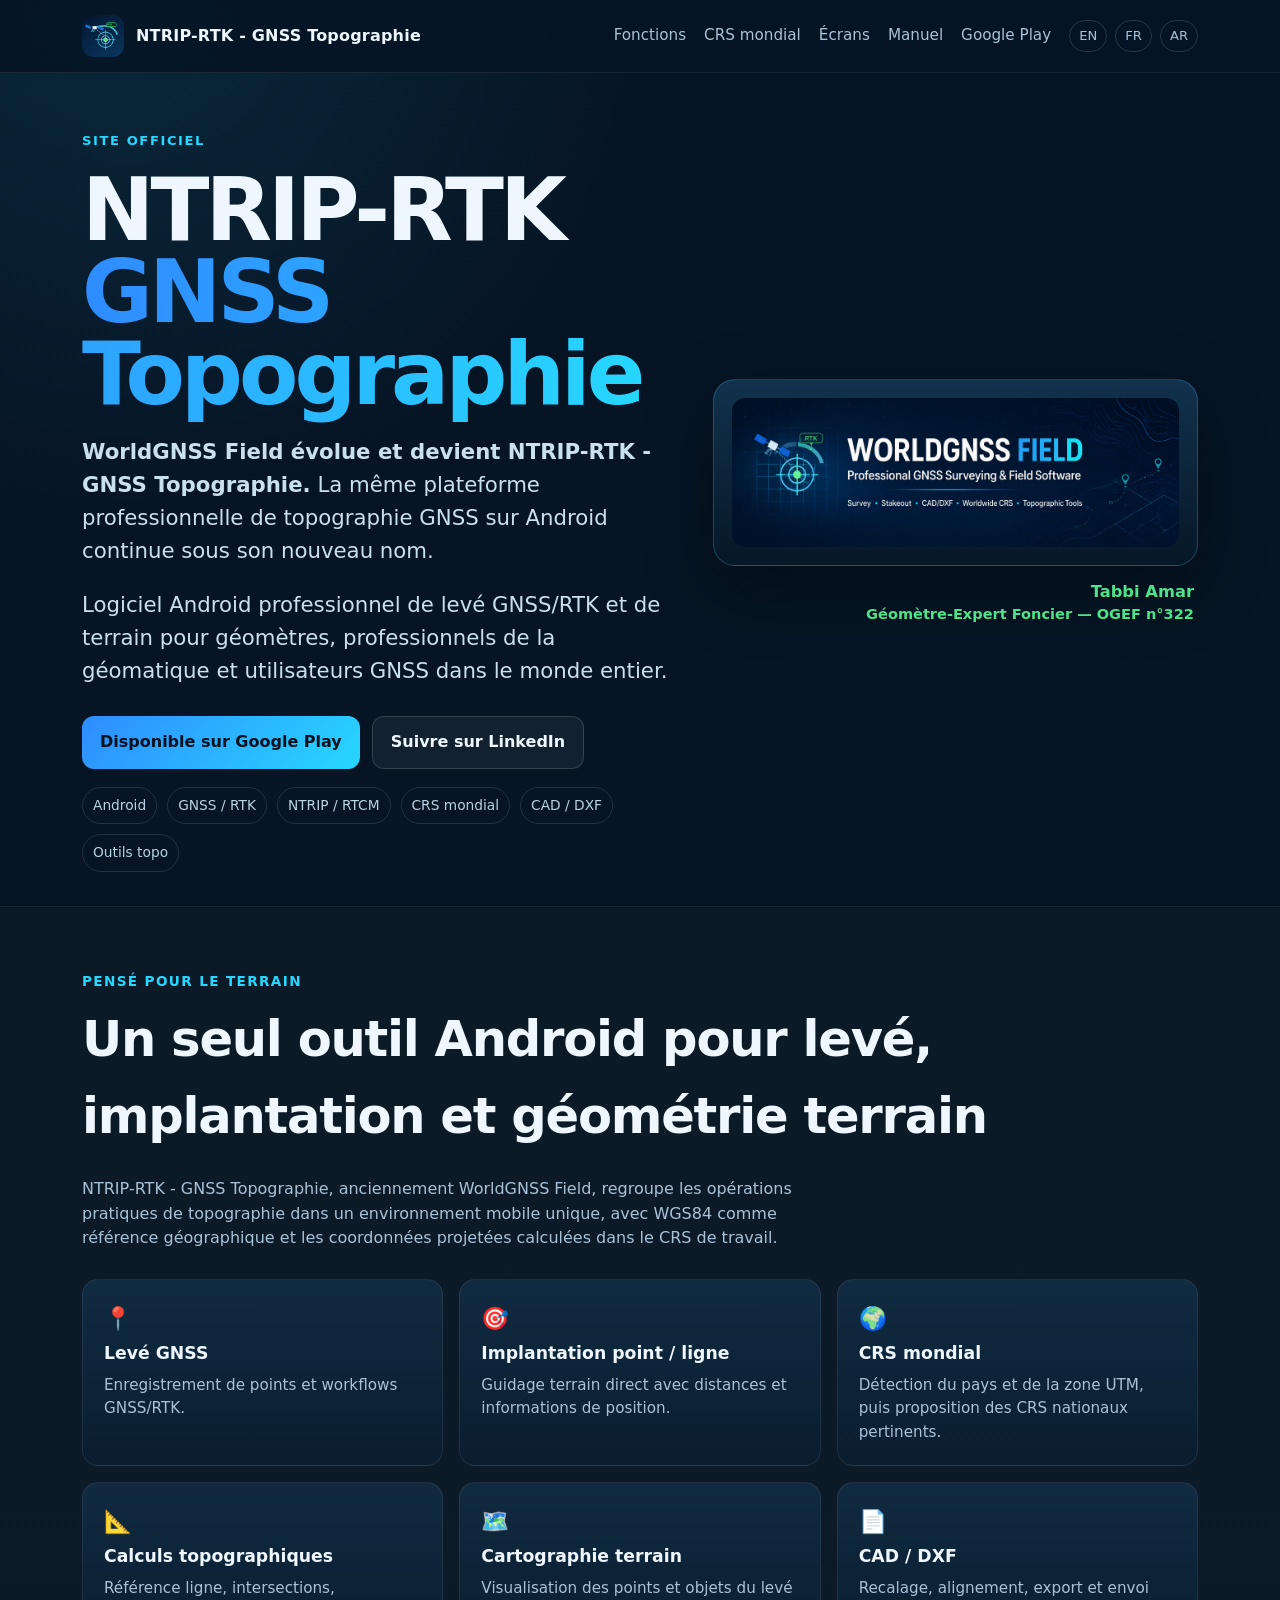
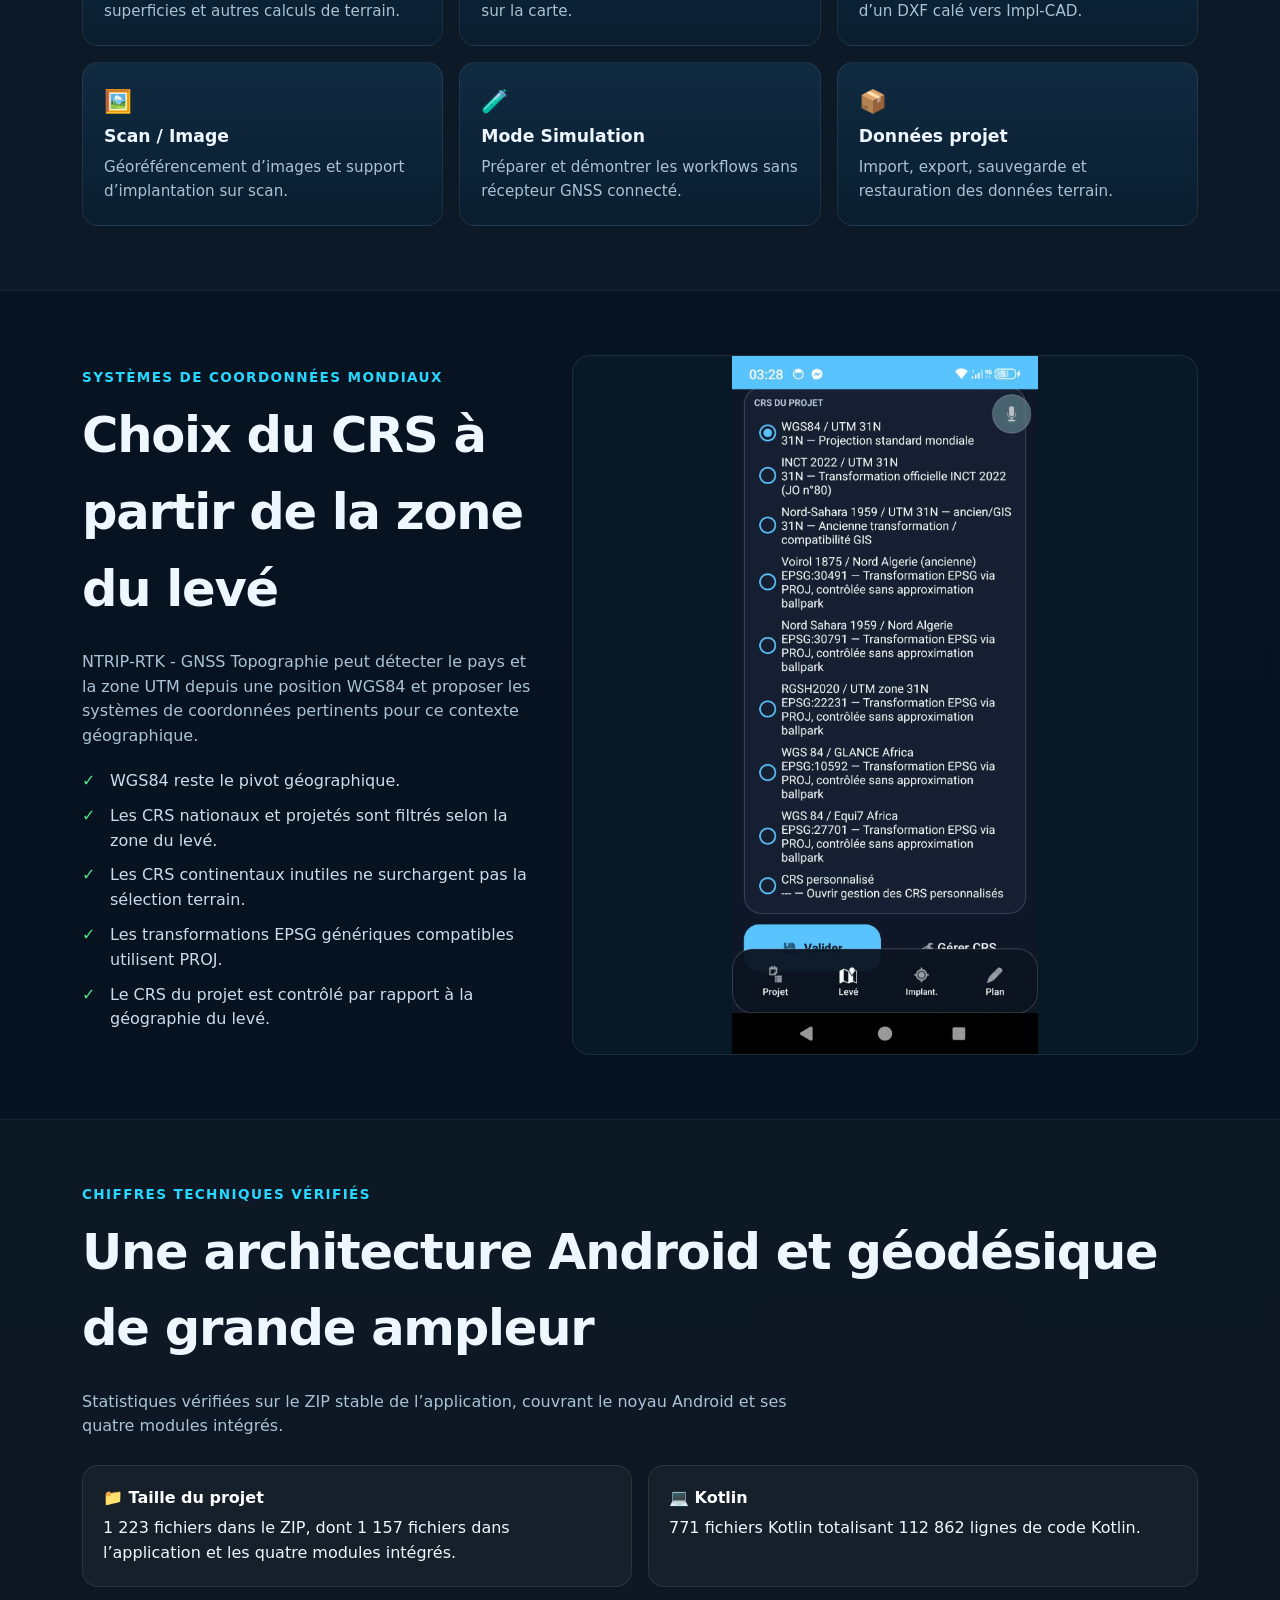
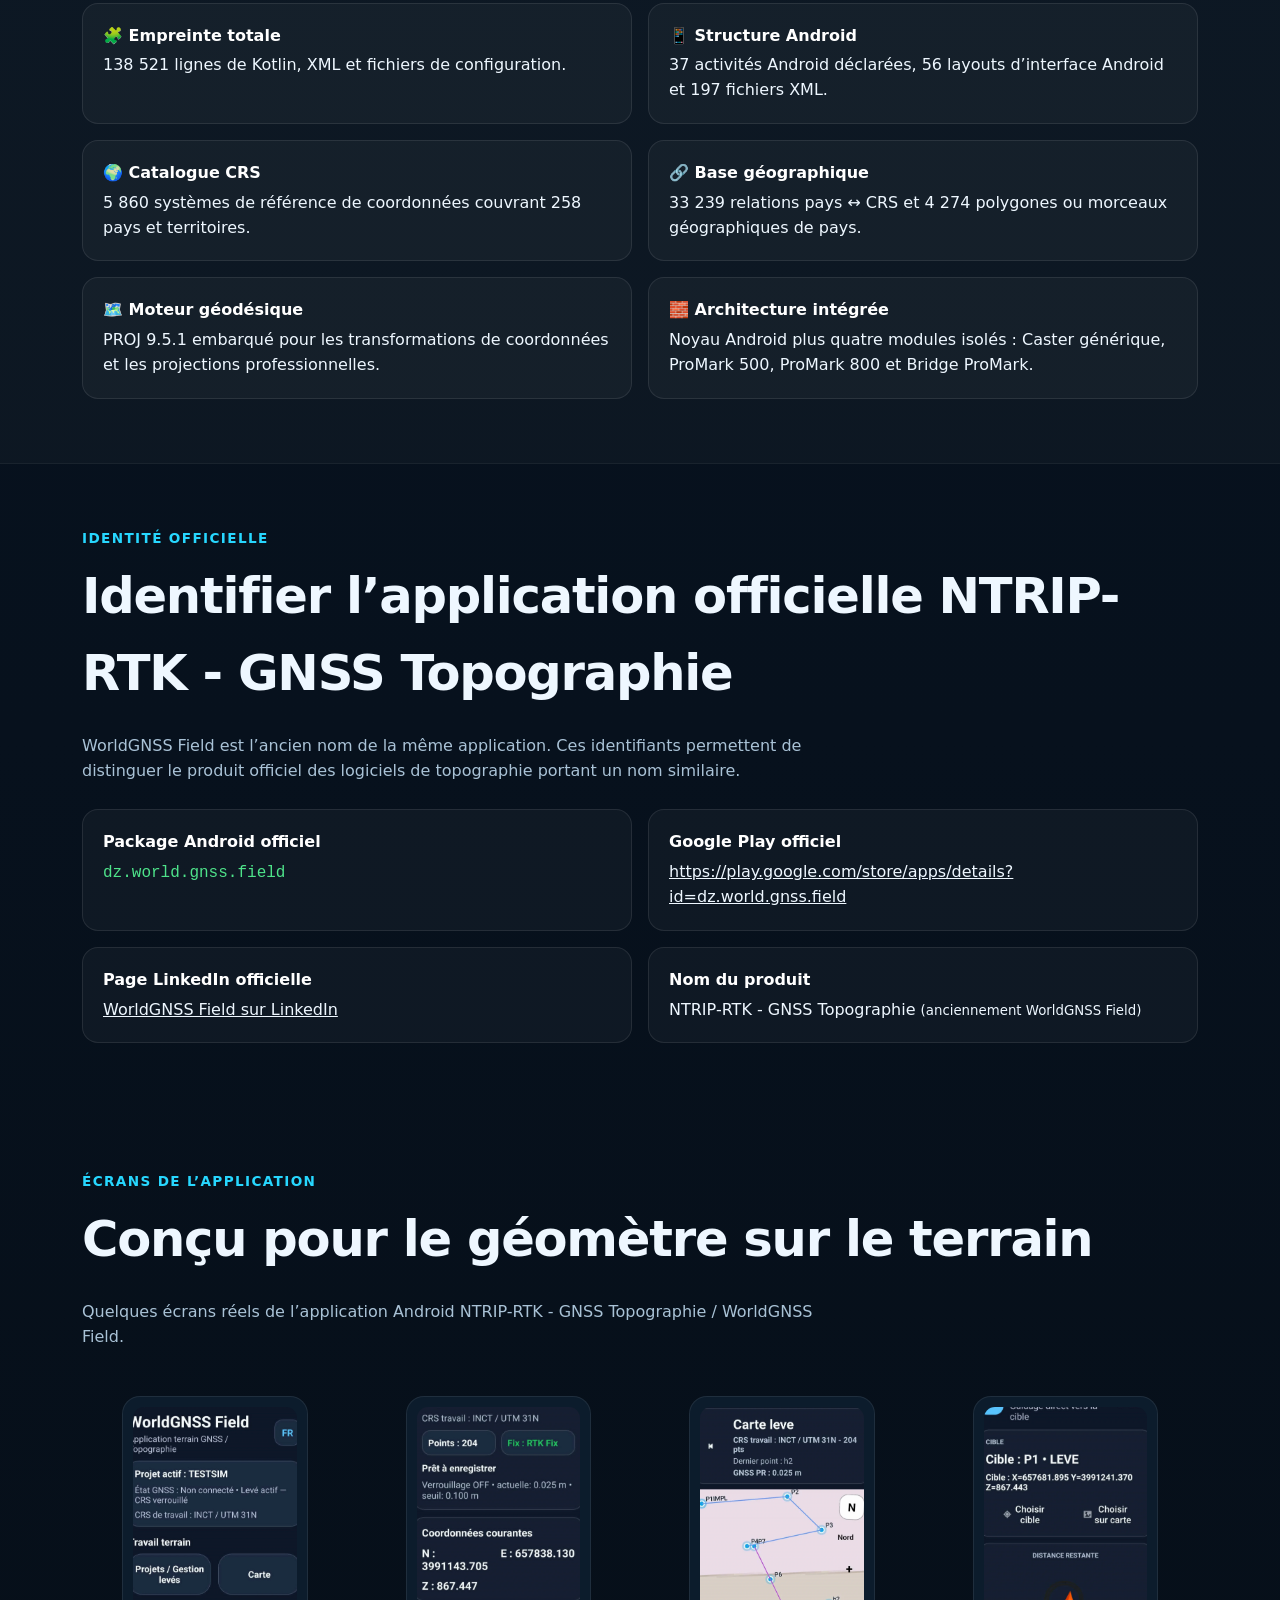
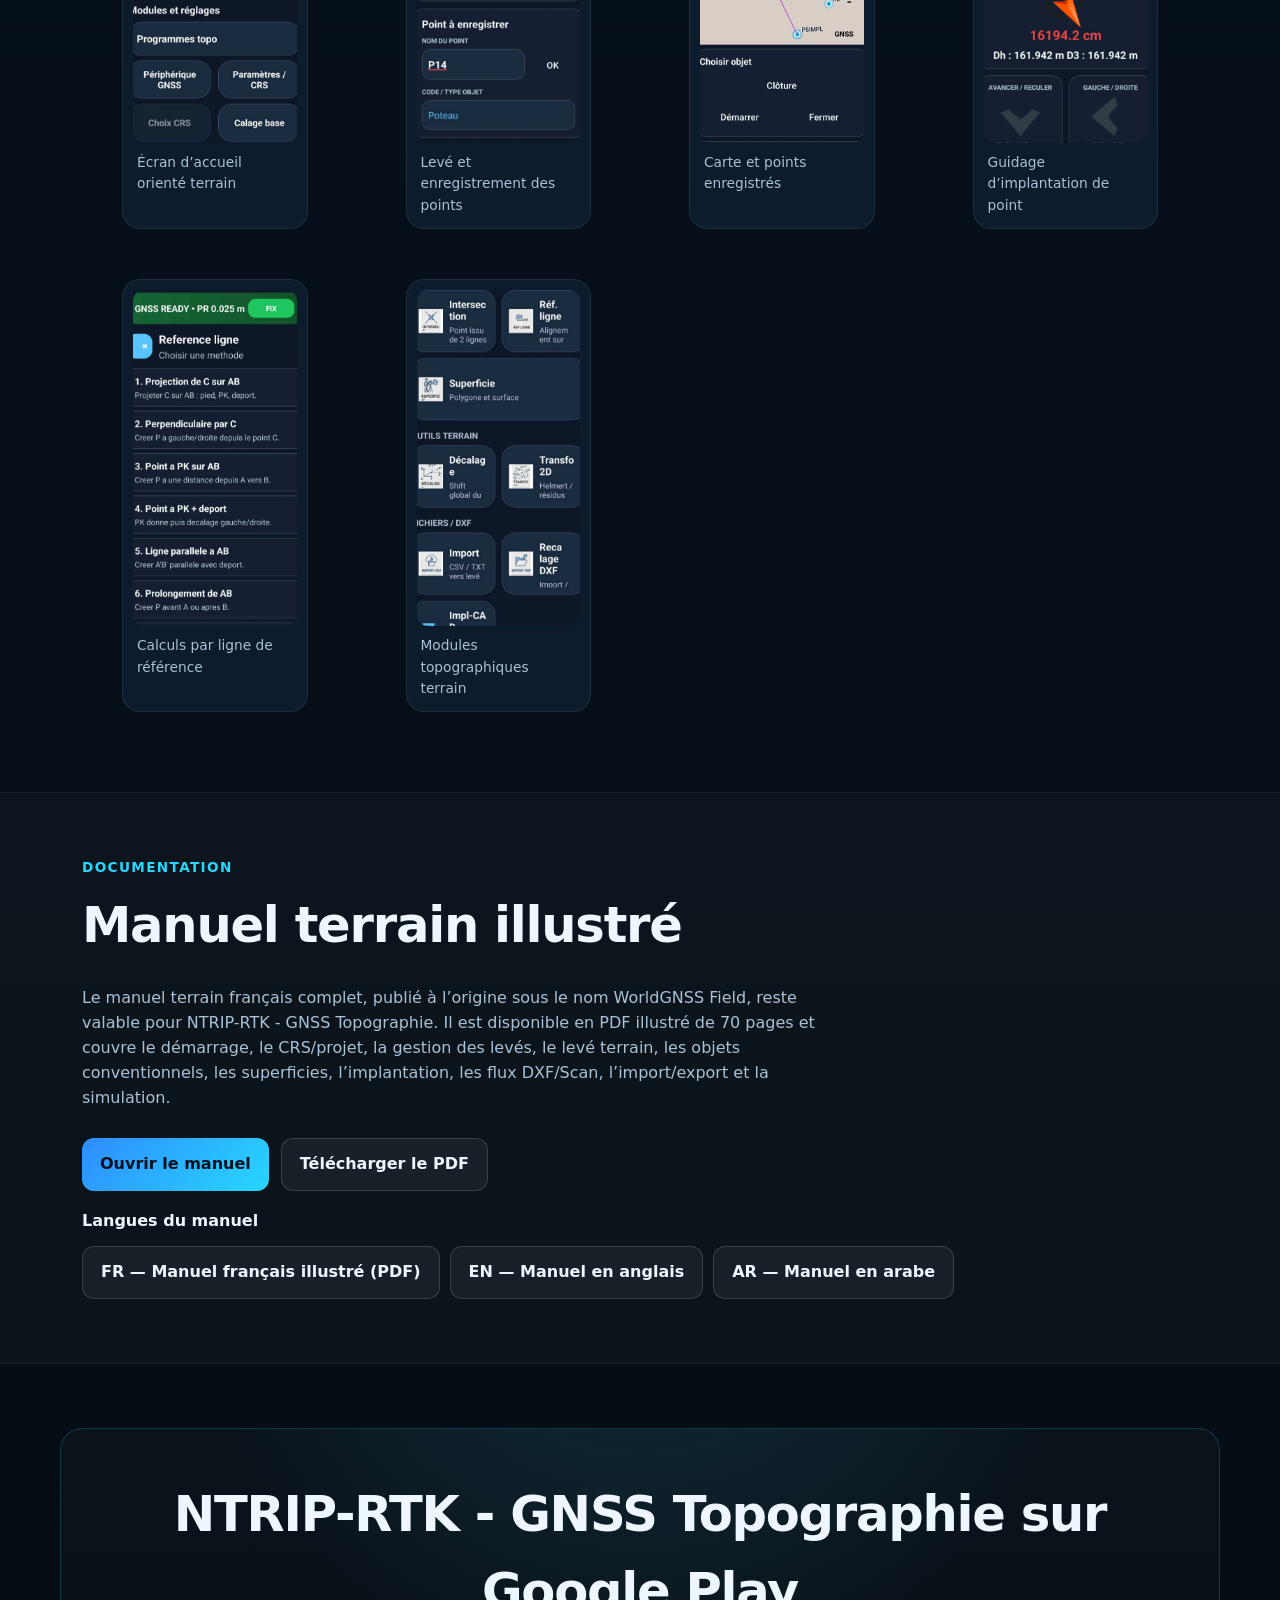
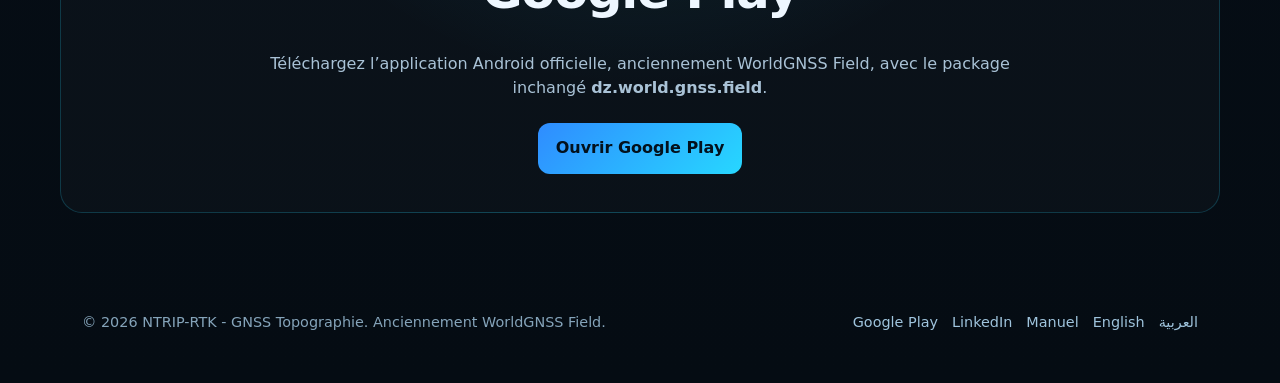
<file: fr.html>
<!doctype html>
<html lang="fr" class="">
<head>
  <meta charset="utf-8">
  <meta name="viewport" content="width=device-width,initial-scale=1">
  <title>NTRIP-RTK - GNSS Topographie (WorldGNSS Field) — Levé GNSS RTK professionnel</title>
  <meta name="description" content="Site officiel de NTRIP-RTK - GNSS Topographie, anciennement WorldGNSS Field. Levé GNSS/RTK Android, NTRIP, RTCM, implantation, CRS mondiaux, CAD/DXF, calculs topographiques et cartographie terrain.">
  <meta name="theme-color" content="#061525">
  <meta name="robots" content="index,follow,max-image-preview:large">
  <meta property="og:type" content="website">
  <meta property="og:title" content="NTRIP-RTK - GNSS Topographie (WorldGNSS Field)">
  <meta property="og:description" content="NTRIP-RTK - GNSS Topographie est le nouveau nom de WorldGNSS Field : levé GNSS/RTK Android, NTRIP/RTCM, implantation, CRS mondiaux et outils topographiques terrain.">
  <meta property="og:image" content="assets/img/worldgnss-banner.png">
  <meta property="og:site_name" content="NTRIP-RTK - GNSS Topographie">
  <meta name="twitter:card" content="summary_large_image">
  <link rel="icon" href="favicon.png">
  <link rel="stylesheet" href="assets/css/style.css">
  <link rel="alternate" hreflang="en" href="https://ramat82.github.io/worldgnss-field/">
  <link rel="alternate" hreflang="fr" href="https://ramat82.github.io/worldgnss-field/fr.html">
  <link rel="alternate" hreflang="ar" href="https://ramat82.github.io/worldgnss-field/ar.html">
  <link rel="alternate" hreflang="x-default" href="https://ramat82.github.io/worldgnss-field/">
  <script type="application/ld+json">
{
  "@context": "https://schema.org",
  "@type": "SoftwareApplication",
  "name": "NTRIP-RTK - GNSS Topographie",
  "alternateName": "WorldGNSS Field",
  "applicationCategory": "BusinessApplication",
  "applicationSubCategory": "Surveying and Geomatics",
  "operatingSystem": "Android",
  "description": "Application Android professionnelle GNSS/RTK, anciennement WorldGNSS Field, pour levé NTRIP/RTCM, implantation, systèmes de coordonnées mondiaux, workflows CAD/DXF, calculs topographiques et cartographie terrain.",
  "downloadUrl": "https://play.google.com/store/apps/details?id=dz.world.gnss.field",
  "installUrl": "https://play.google.com/store/apps/details?id=dz.world.gnss.field",
  "sameAs": [
    "https://play.google.com/store/apps/details?id=dz.world.gnss.field",
    "https://www.linkedin.com/company/worldgnss-field-app/"
  ],
  "identifier": {
    "@type": "PropertyValue",
    "propertyID": "Android package",
    "value": "dz.world.gnss.field"
  }
}
  </script>
</head>
<body class="">

<header class="topbar">
  <div class="wrap nav">
    <a class="brand" href="fr.html">
      <img src="assets/img/worldgnss-icon.webp" alt="Icône NTRIP-RTK - GNSS Topographie">
      <span>NTRIP-RTK - GNSS Topographie</span>
    </a>
    <nav class="navlinks" aria-label="Navigation principale">
      <a href="#features">Fonctions</a>
      <a href="#crs">CRS mondial</a>
      <a href="#screens">Écrans</a>
      <a href="#manual">Manuel</a>
      <a class="keep" href="https://play.google.com/store/apps/details?id=dz.world.gnss.field" rel="noopener">Google Play</a>
      <span class="langs"><a href="index.html">EN</a><a href="fr.html">FR</a><a href="ar.html">AR</a></span>
    </nav>
  </div>
</header>

<main>
<section class="hero"><div class="wrap hero-grid">
  <div><div class="eyebrow">Site officiel</div><h1>NTRIP-RTK <span>GNSS Topographie</span></h1>
  <p class="lead"><strong>WorldGNSS Field évolue et devient NTRIP-RTK - GNSS Topographie.</strong> La même plateforme professionnelle de topographie GNSS sur Android continue sous son nouveau nom.</p>
  <p class="lead">Logiciel Android professionnel de levé GNSS/RTK et de terrain pour géomètres, professionnels de la géomatique et utilisateurs GNSS dans le monde entier.</p>
  <div class="cta"><a class="btn primary" href="https://play.google.com/store/apps/details?id=dz.world.gnss.field">Disponible sur Google Play</a><a class="btn secondary" href="https://www.linkedin.com/company/worldgnss-field-app/">Suivre sur LinkedIn</a></div>
  <div class="badges"><span class="badge">Android</span><span class="badge">GNSS / RTK</span><span class="badge">NTRIP / RTCM</span><span class="badge">CRS mondial</span><span class="badge">CAD / DXF</span><span class="badge">Outils topo</span></div></div>
  <div style="display:flex;flex-direction:column;gap:10px">
  <div class="hero-card"><img src="assets/img/worldgnss-banner.webp" alt="NTRIP-RTK - GNSS Topographie, anciennement WorldGNSS Field"></div>
  <div style="text-align:right;direction:ltr;line-height:1.3;padding:5px 4px 0"><div style="color:#4ee38a;font-weight:900;font-size:1.02rem">Tabbi Amar</div><div style="color:#4ee38a;font-weight:800;font-size:.91rem;margin-top:2px">Géomètre-Expert Foncier — OGEF n°322</div></div>
</div>
</div></section>

<section class="section alt" id="features"><div class="wrap">
<div class="kicker">Pensé pour le terrain</div><h2>Un seul outil Android pour levé, implantation et géométrie terrain</h2>
<p class="sub">NTRIP-RTK - GNSS Topographie, anciennement WorldGNSS Field, regroupe les opérations pratiques de topographie dans un environnement mobile unique, avec WGS84 comme référence géographique et les coordonnées projetées calculées dans le CRS de travail.</p>
<div class="features">
<article class="feature"><div class="icon">📍</div><h3>Levé GNSS</h3><p>Enregistrement de points et workflows GNSS/RTK.</p></article>
<article class="feature"><div class="icon">🎯</div><h3>Implantation point / ligne</h3><p>Guidage terrain direct avec distances et informations de position.</p></article>
<article class="feature"><div class="icon">🌍</div><h3>CRS mondial</h3><p>Détection du pays et de la zone UTM, puis proposition des CRS nationaux pertinents.</p></article>
<article class="feature"><div class="icon">📐</div><h3>Calculs topographiques</h3><p>Référence ligne, intersections, superficies et autres calculs de terrain.</p></article>
<article class="feature"><div class="icon">🗺️</div><h3>Cartographie terrain</h3><p>Visualisation des points et objets du levé sur la carte.</p></article>
<article class="feature"><div class="icon">📄</div><h3>CAD / DXF</h3><p>Recalage, alignement, export et envoi d’un DXF calé vers Impl-CAD.</p></article>
<article class="feature"><div class="icon">🖼️</div><h3>Scan / Image</h3><p>Géoréférencement d’images et support d’implantation sur scan.</p></article>
<article class="feature"><div class="icon">🧪</div><h3>Mode Simulation</h3><p>Préparer et démontrer les workflows sans récepteur GNSS connecté.</p></article>
<article class="feature"><div class="icon">📦</div><h3>Données projet</h3><p>Import, export, sauvegarde et restauration des données terrain.</p></article>
</div></div></section>

<section class="section" id="crs"><div class="wrap worldwide">
<div><div class="kicker">Systèmes de coordonnées mondiaux</div><h2>Choix du CRS à partir de la zone du levé</h2>
<p class="sub">NTRIP-RTK - GNSS Topographie peut détecter le pays et la zone UTM depuis une position WGS84 et proposer les systèmes de coordonnées pertinents pour ce contexte géographique.</p>
<ul class="list"><li>WGS84 reste le pivot géographique.</li><li>Les CRS nationaux et projetés sont filtrés selon la zone du levé.</li><li>Les CRS continentaux inutiles ne surchargent pas la sélection terrain.</li><li>Les transformations EPSG génériques compatibles utilisent PROJ.</li><li>Le CRS du projet est contrôlé par rapport à la géographie du levé.</li></ul></div>
<img src="assets/img/07-worldwide-crs.webp" alt="Écran CRS mondial NTRIP-RTK - GNSS Topographie"></div></section>

<section class="section alt" id="tech-specs"><div class="wrap">
<div class="kicker">Chiffres techniques vérifiés</div><h2>Une architecture Android et géodésique de grande ampleur</h2>
<p class="sub">Statistiques vérifiées sur le ZIP stable de l’application, couvrant le noyau Android et ses quatre modules intégrés.</p>
<div class="identity">
<div class="idbox"><strong>📁 Taille du projet</strong>1 223 fichiers dans le ZIP, dont 1 157 fichiers dans l’application et les quatre modules intégrés.</div>
<div class="idbox"><strong>💻 Kotlin</strong>771 fichiers Kotlin totalisant 112 862 lignes de code Kotlin.</div>
<div class="idbox"><strong>🧩 Empreinte totale</strong>138 521 lignes de Kotlin, XML et fichiers de configuration.</div>
<div class="idbox"><strong>📱 Structure Android</strong>37 activités Android déclarées, 56 layouts d’interface Android et 197 fichiers XML.</div>
<div class="idbox"><strong>🌍 Catalogue CRS</strong>5 860 systèmes de référence de coordonnées couvrant 258 pays et territoires.</div>
<div class="idbox"><strong>🔗 Base géographique</strong>33 239 relations pays ↔ CRS et 4 274 polygones ou morceaux géographiques de pays.</div>
<div class="idbox"><strong>🗺️ Moteur géodésique</strong>PROJ 9.5.1 embarqué pour les transformations de coordonnées et les projections professionnelles.</div>
<div class="idbox"><strong>🧱 Architecture intégrée</strong>Noyau Android plus quatre modules isolés : Caster générique, ProMark 500, ProMark 800 et Bridge ProMark.</div>
</div></div></section>

<section class="section"><div class="wrap"><div class="kicker">Identité officielle</div><h2>Identifier l’application officielle NTRIP-RTK - GNSS Topographie</h2>
<p class="sub">WorldGNSS Field est l’ancien nom de la même application. Ces identifiants permettent de distinguer le produit officiel des logiciels de topographie portant un nom similaire.</p>
<div class="identity"><div class="idbox"><strong>Package Android officiel</strong><code>dz.world.gnss.field</code></div><div class="idbox"><strong>Google Play officiel</strong><a href="https://play.google.com/store/apps/details?id=dz.world.gnss.field">https://play.google.com/store/apps/details?id=dz.world.gnss.field</a></div><div class="idbox"><strong>Page LinkedIn officielle</strong><a href="https://www.linkedin.com/company/worldgnss-field-app/">WorldGNSS Field sur LinkedIn</a></div><div class="idbox"><strong>Nom du produit</strong>NTRIP-RTK - GNSS Topographie <small>(anciennement WorldGNSS Field)</small></div></div></div></section>

<section class="section"><div class="wrap"><div class="kicker">Écrans de l’application</div><h2>Conçu pour le géomètre sur le terrain</h2><p class="sub">Quelques écrans réels de l’application Android NTRIP-RTK - GNSS Topographie / WorldGNSS Field.</p>
<div class="gallery" id="screens">
  <figure class="shot"><img loading="lazy" src="assets/img/01-home.webp" alt="Écran d’accueil NTRIP-RTK GNSS Topographie"><figcaption>Écran d’accueil orienté terrain</figcaption></figure>
  <figure class="shot"><img loading="lazy" src="assets/img/02-survey.webp" alt="Écran de levé GNSS"><figcaption>Levé et enregistrement des points</figcaption></figure>
  <figure class="shot"><img loading="lazy" src="assets/img/03-map.webp" alt="Carte du levé"><figcaption>Carte et points enregistrés</figcaption></figure>
  <figure class="shot"><img loading="lazy" src="assets/img/04-stakeout.webp" alt="Implantation de point"><figcaption>Guidage d’implantation de point</figcaption></figure>
  <figure class="shot"><img loading="lazy" src="assets/img/05-reference-line.webp" alt="Modes référence ligne"><figcaption>Calculs par ligne de référence</figcaption></figure>
  <figure class="shot"><img loading="lazy" src="assets/img/06-topo-modules.webp" alt="Modules topographiques"><figcaption>Modules topographiques terrain</figcaption></figure>
</div></div></section>

<section class="section alt" id="manual"><div class="wrap"><div class="kicker">Documentation</div><h2>Manuel terrain illustré</h2>
<p class="sub">Le manuel terrain français complet, publié à l’origine sous le nom WorldGNSS Field, reste valable pour NTRIP-RTK - GNSS Topographie. Il est disponible en PDF illustré de 70 pages et couvre le démarrage, le CRS/projet, la gestion des levés, le levé terrain, les objets conventionnels, les superficies, l’implantation, les flux DXF/Scan, l’import/export et la simulation.</p>
<div class="cta"><a class="btn primary" href="WorldGNSS_Field_Manuel_Terrain_FR_Illustre_Complet_1.1.pdf" target="_blank" rel="noopener">Ouvrir le manuel</a><a class="btn secondary" href="WorldGNSS_Field_Manuel_Terrain_FR_Illustre_Complet_1.1.pdf" download>Télécharger le PDF</a></div>
</div></section>

<section class="section"><div class="wrap finalcta"><h2>NTRIP-RTK - GNSS Topographie sur Google Play</h2><p class="sub" style="margin:0 auto 22px">Téléchargez l’application Android officielle, anciennement WorldGNSS Field, avec le package inchangé <strong>dz.world.gnss.field</strong>.</p><a class="btn primary" href="https://play.google.com/store/apps/details?id=dz.world.gnss.field">Ouvrir Google Play</a></div></section>
</main>
<footer><div class="wrap footer-grid"><div>© <span data-year></span> NTRIP-RTK - GNSS Topographie. Anciennement WorldGNSS Field.</div><div class="smalllinks"><a href="https://play.google.com/store/apps/details?id=dz.world.gnss.field">Google Play</a><a href="https://www.linkedin.com/company/worldgnss-field-app/">LinkedIn</a><a href="WorldGNSS_Field_Manuel_Terrain_FR_Illustre_Complet_1.1.pdf">Manuel</a><a href="index.html">English</a><a href="ar.html">العربية</a></div></div></footer>
<script src="assets/js/site.js"></script>
</body>
</html>
</file>
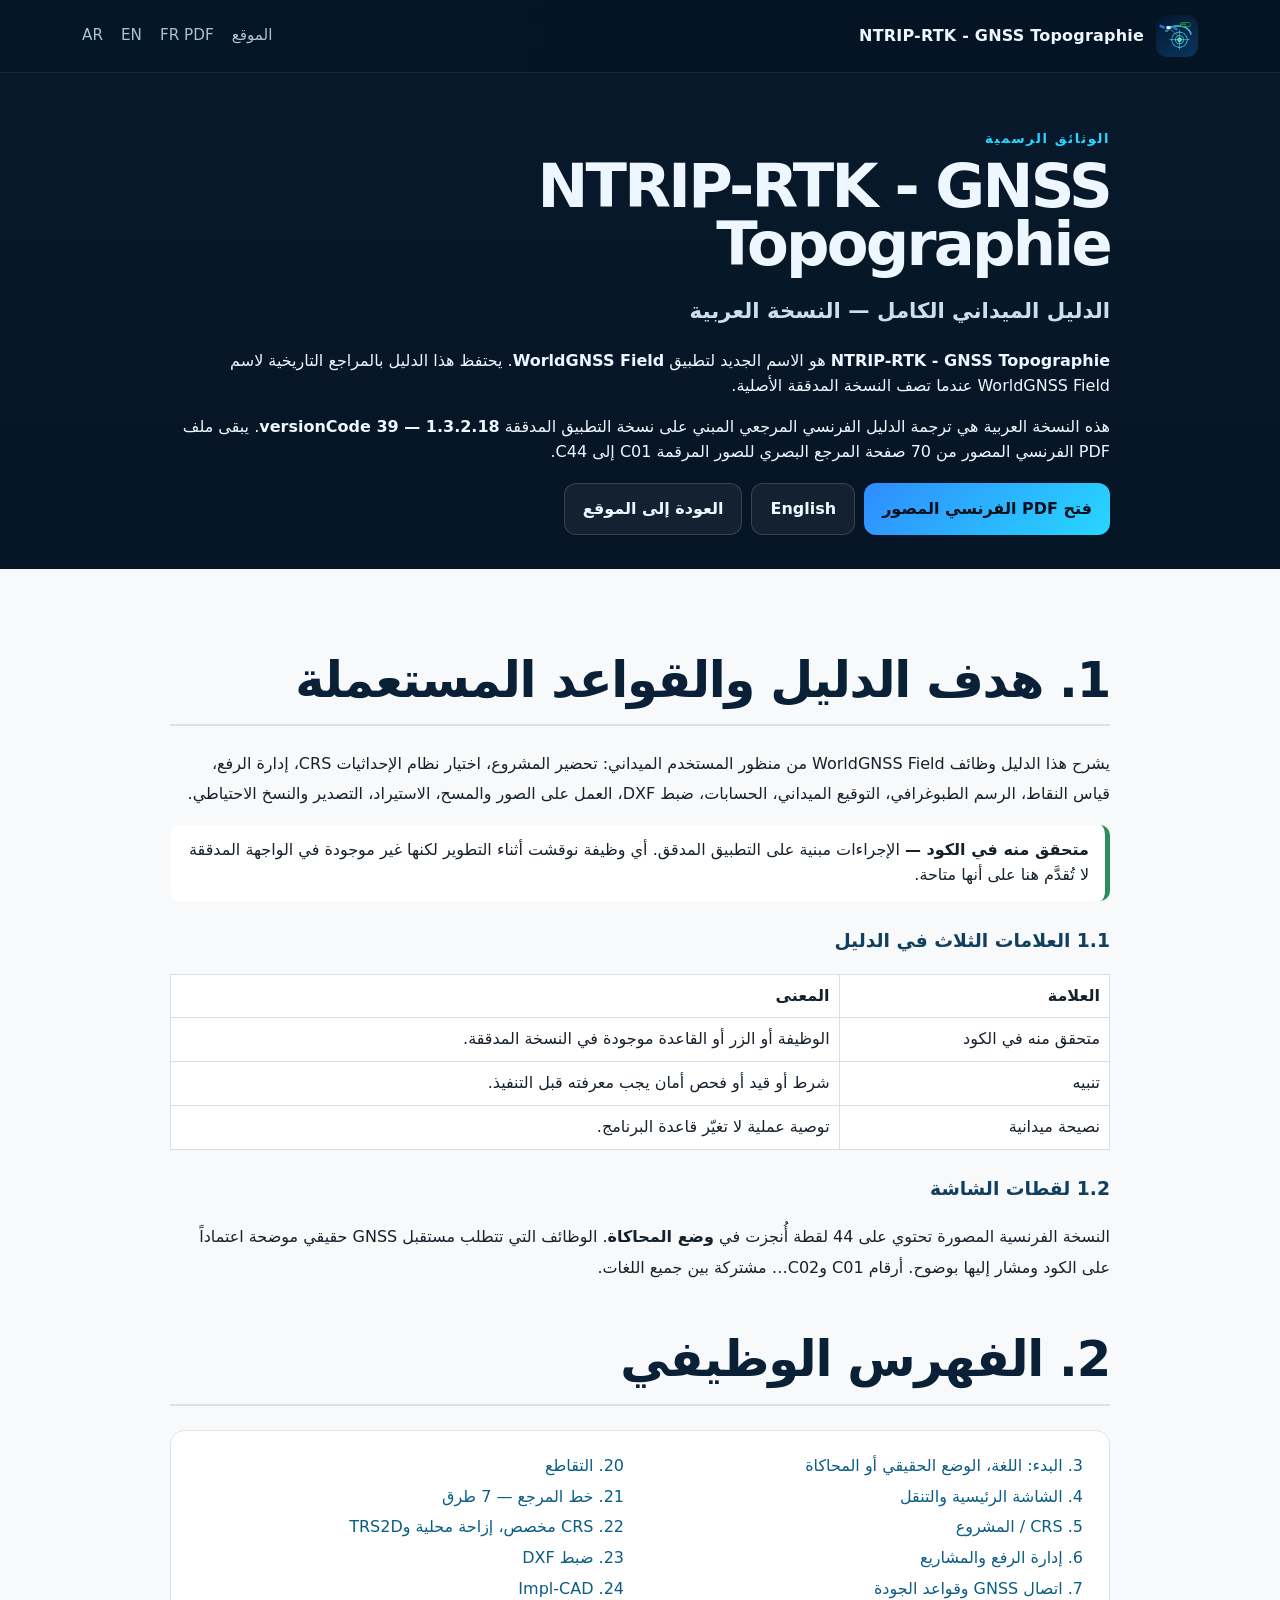
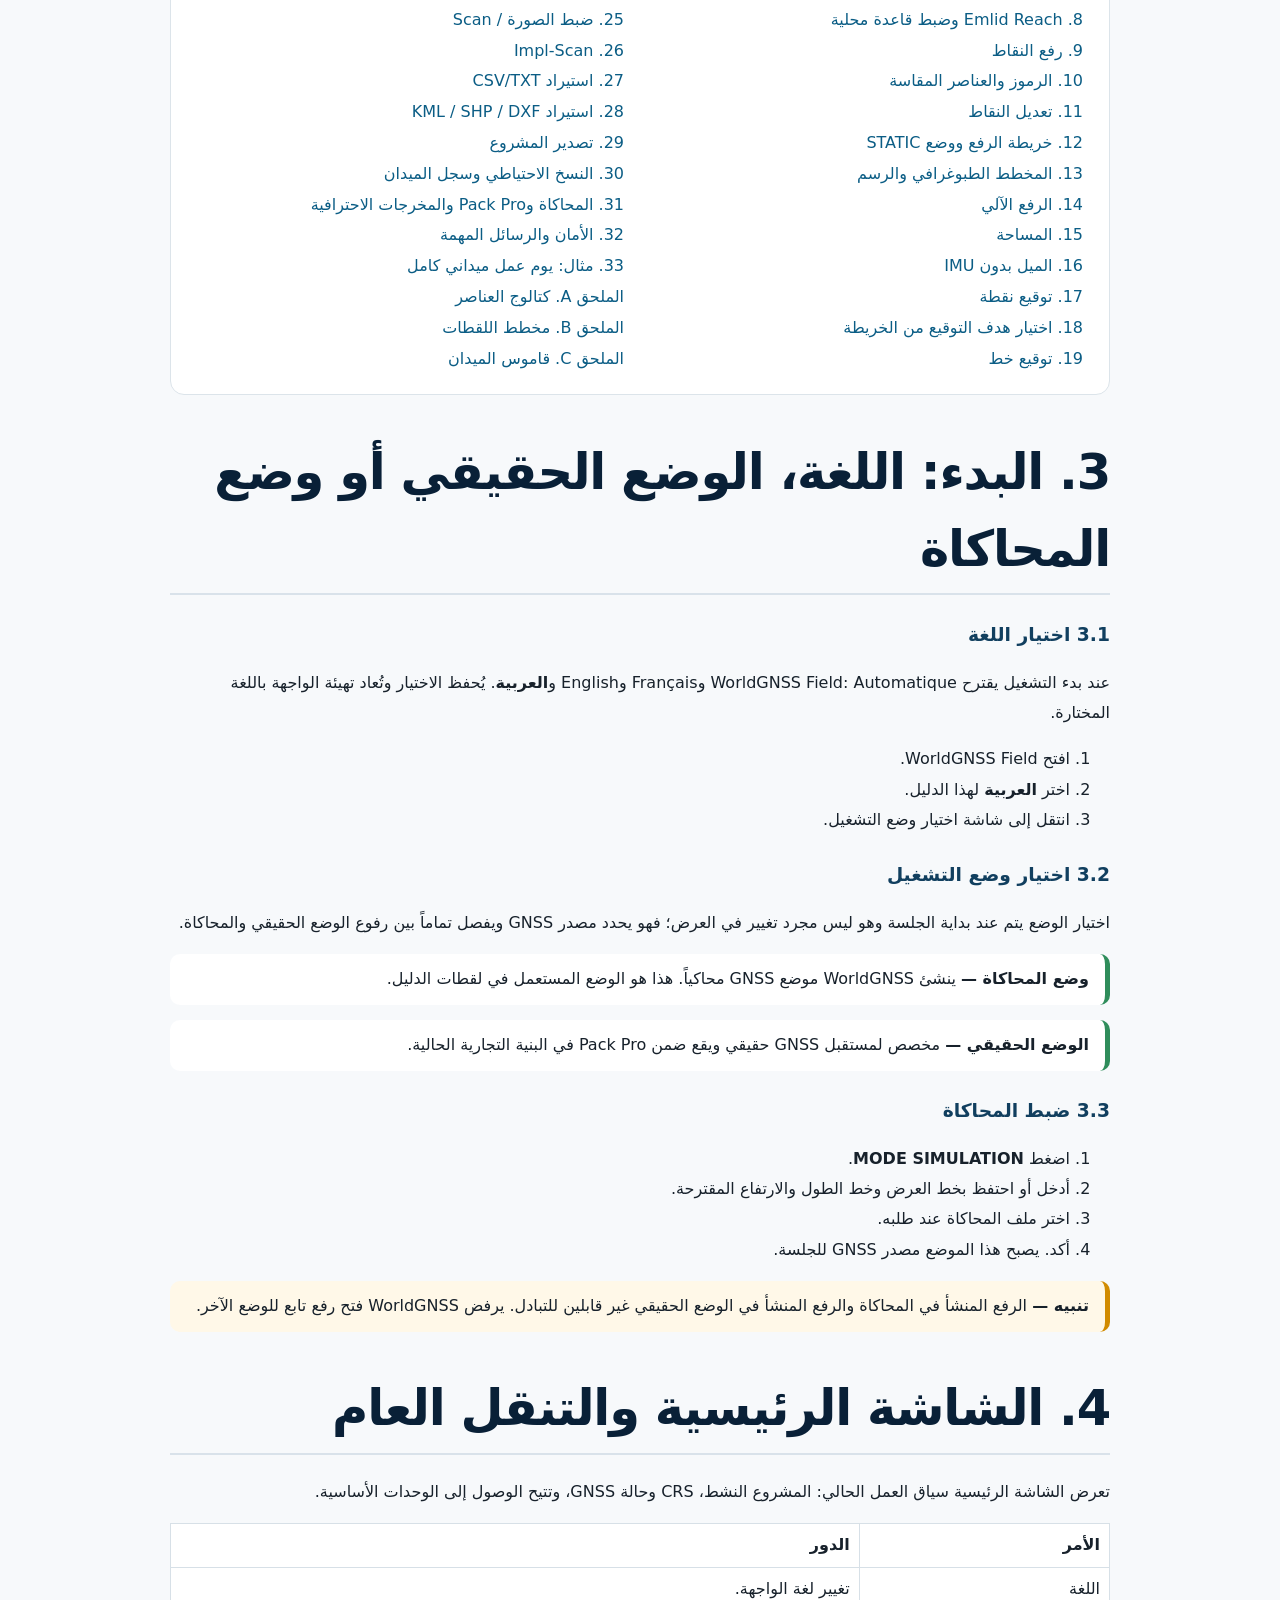
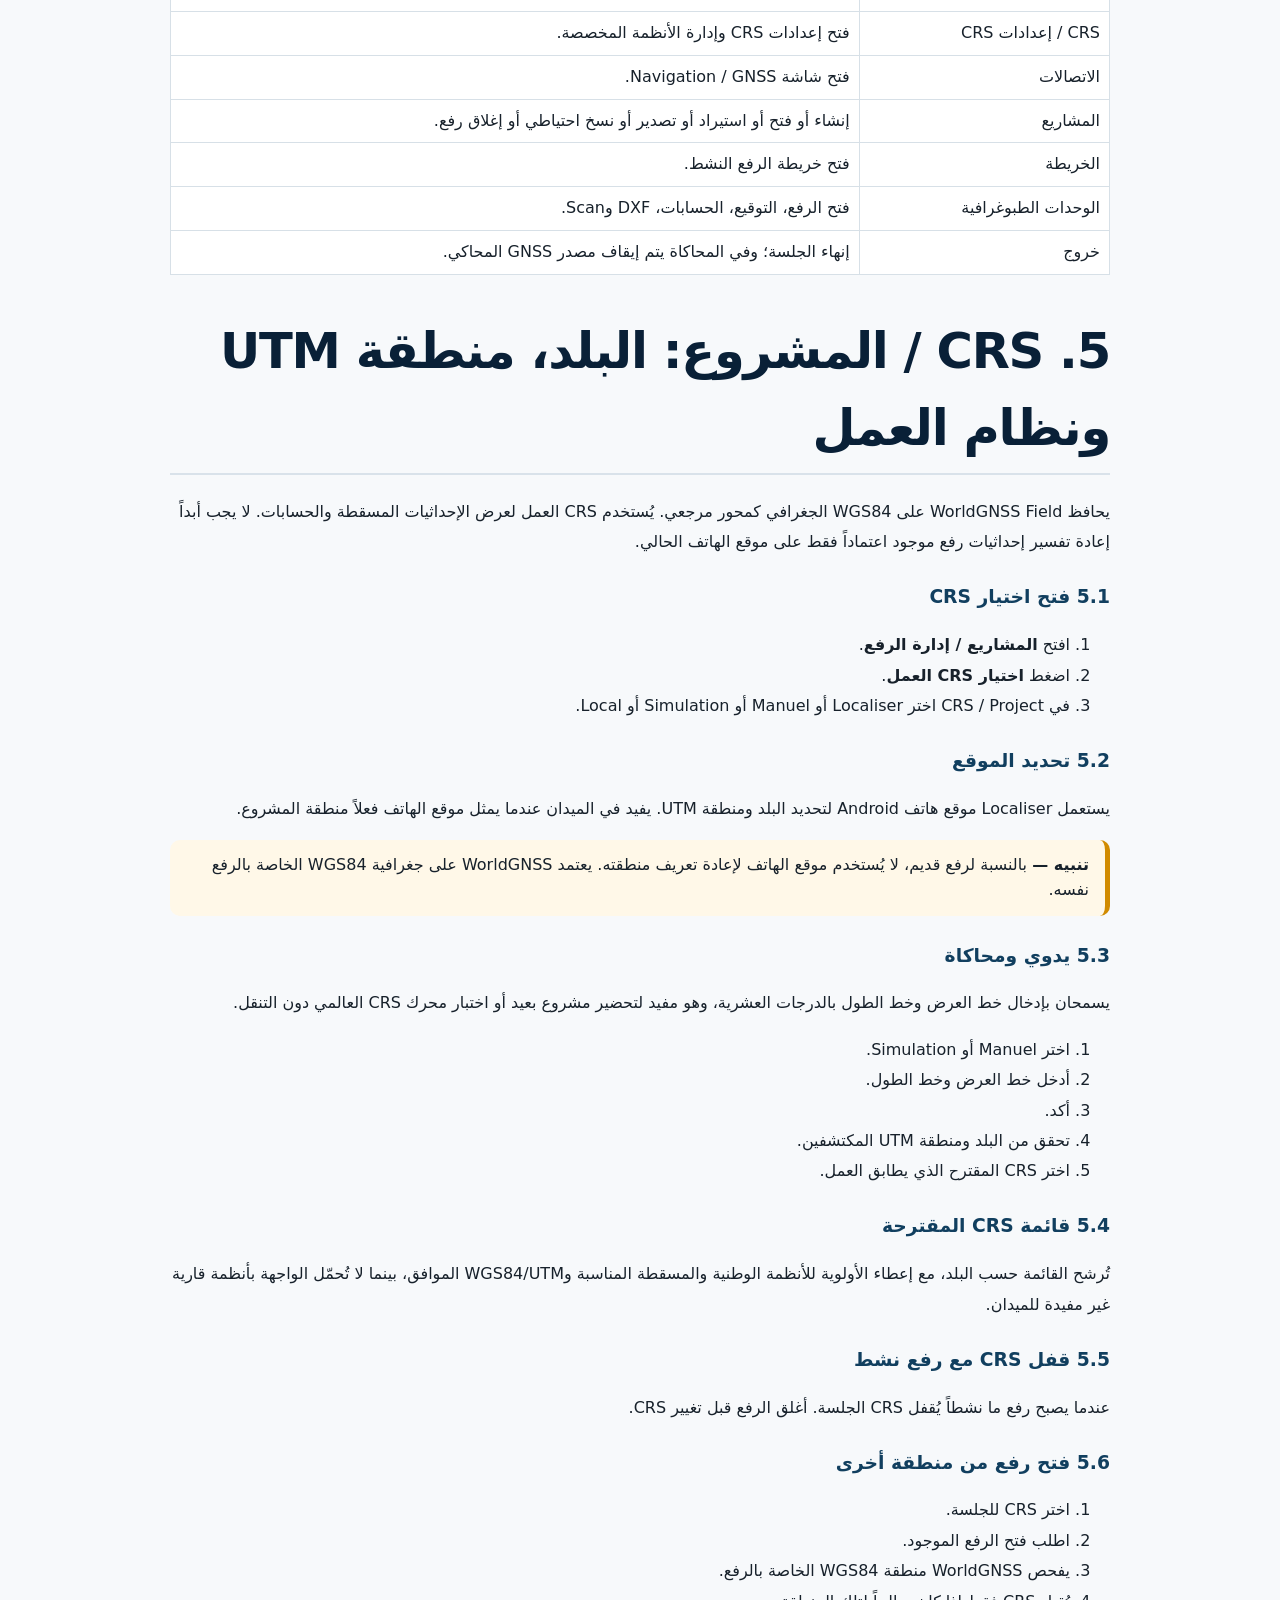
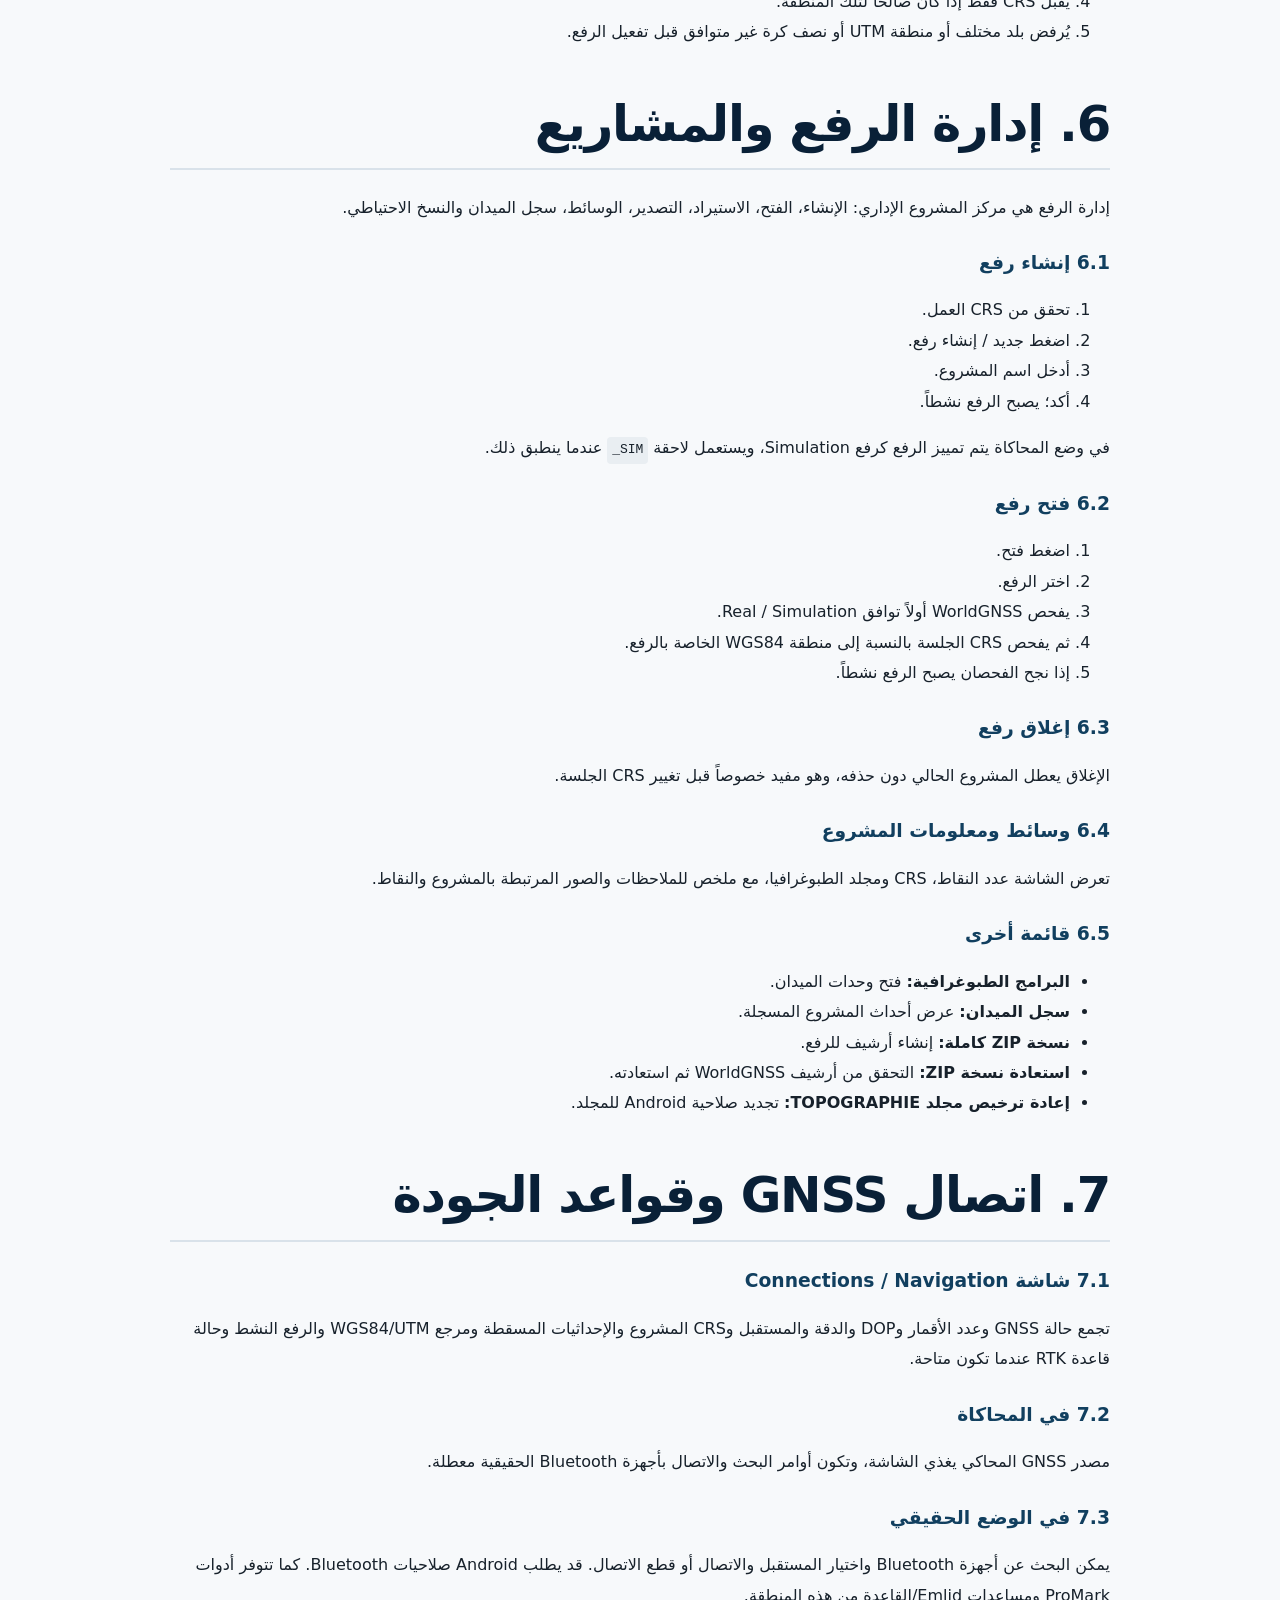
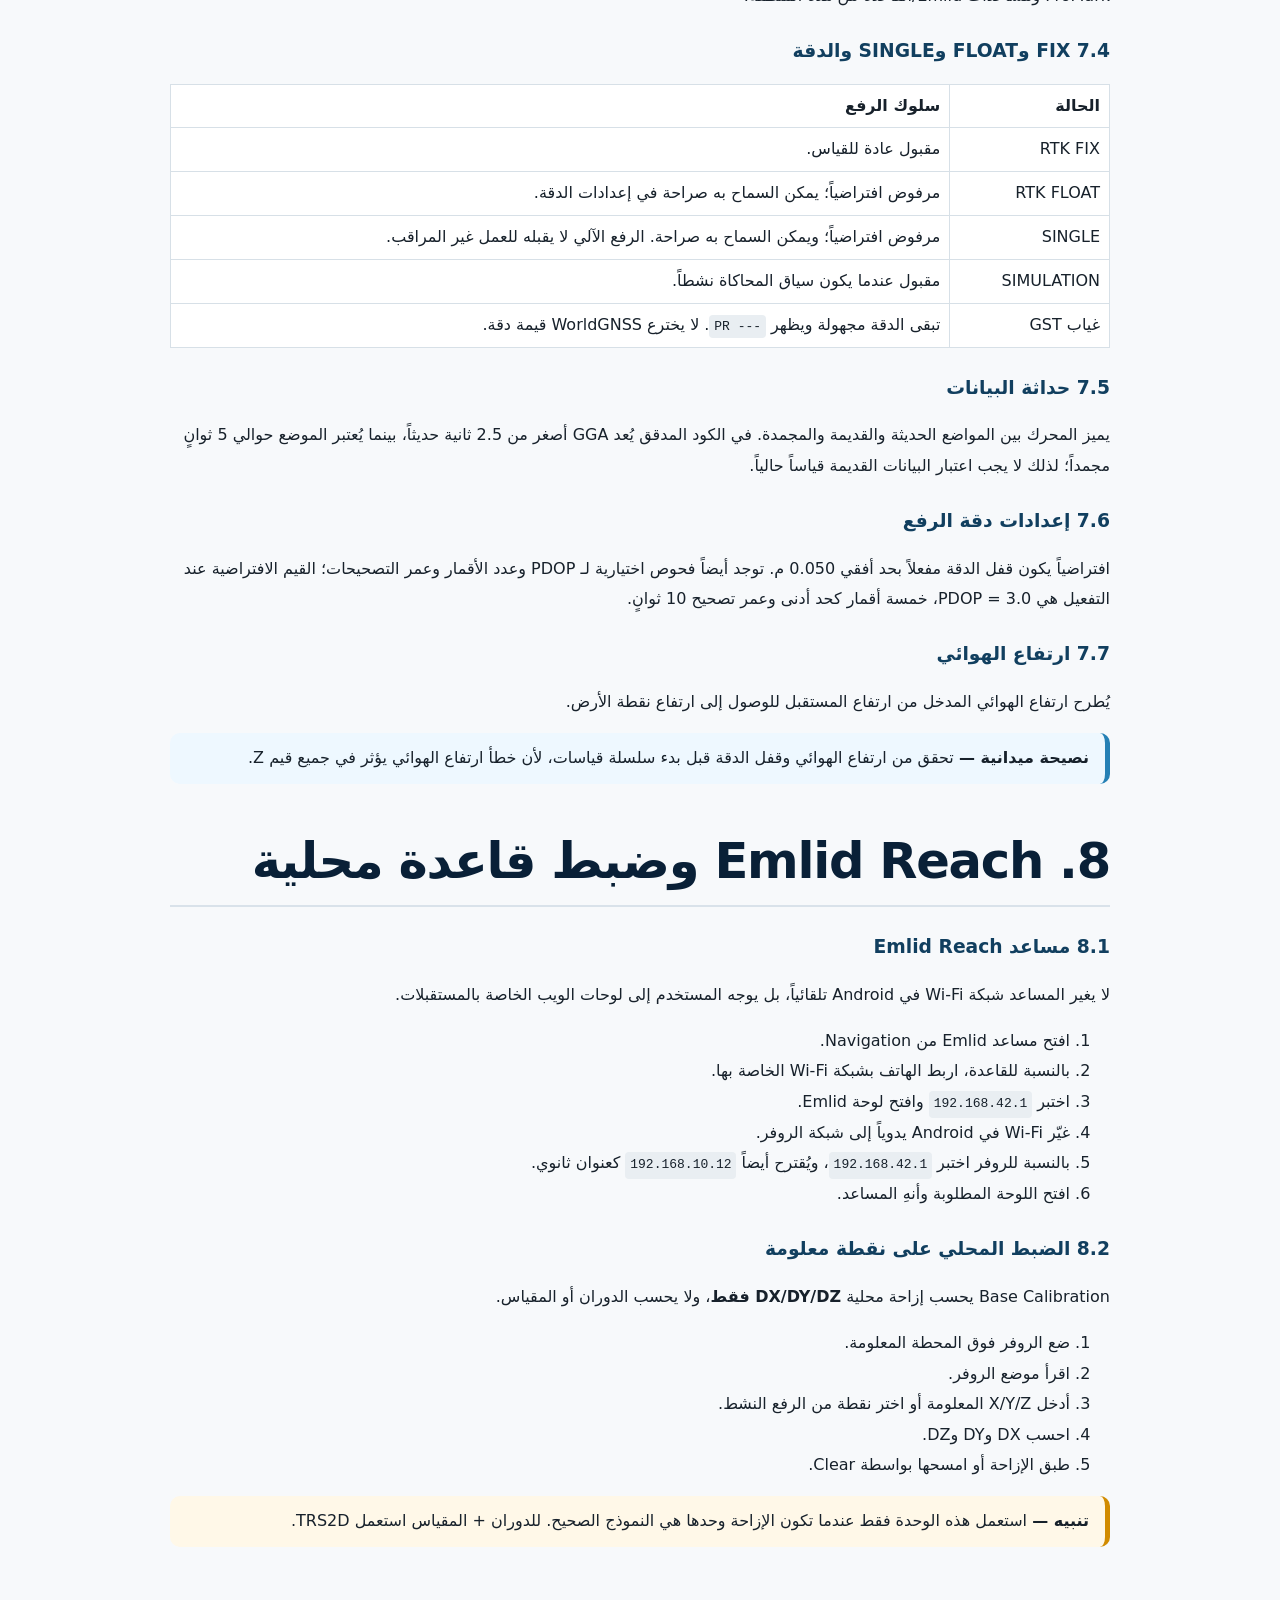
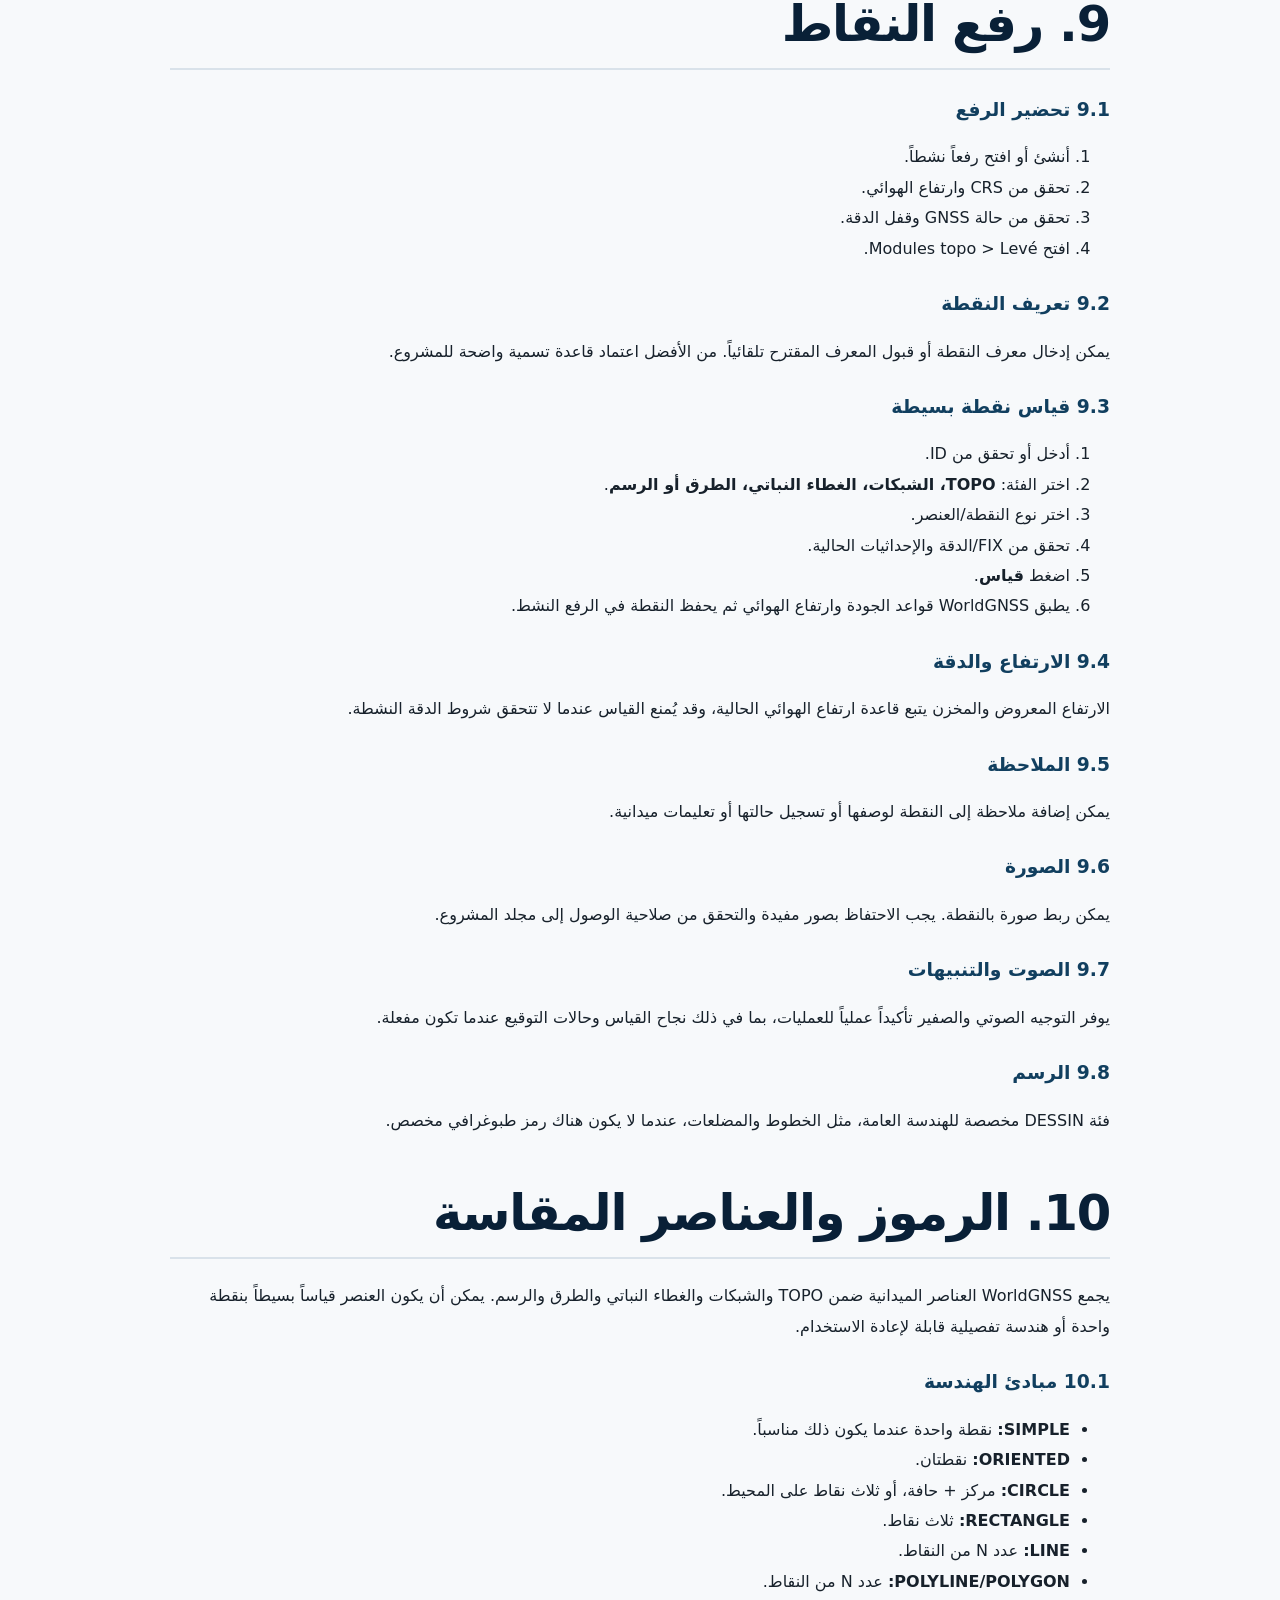
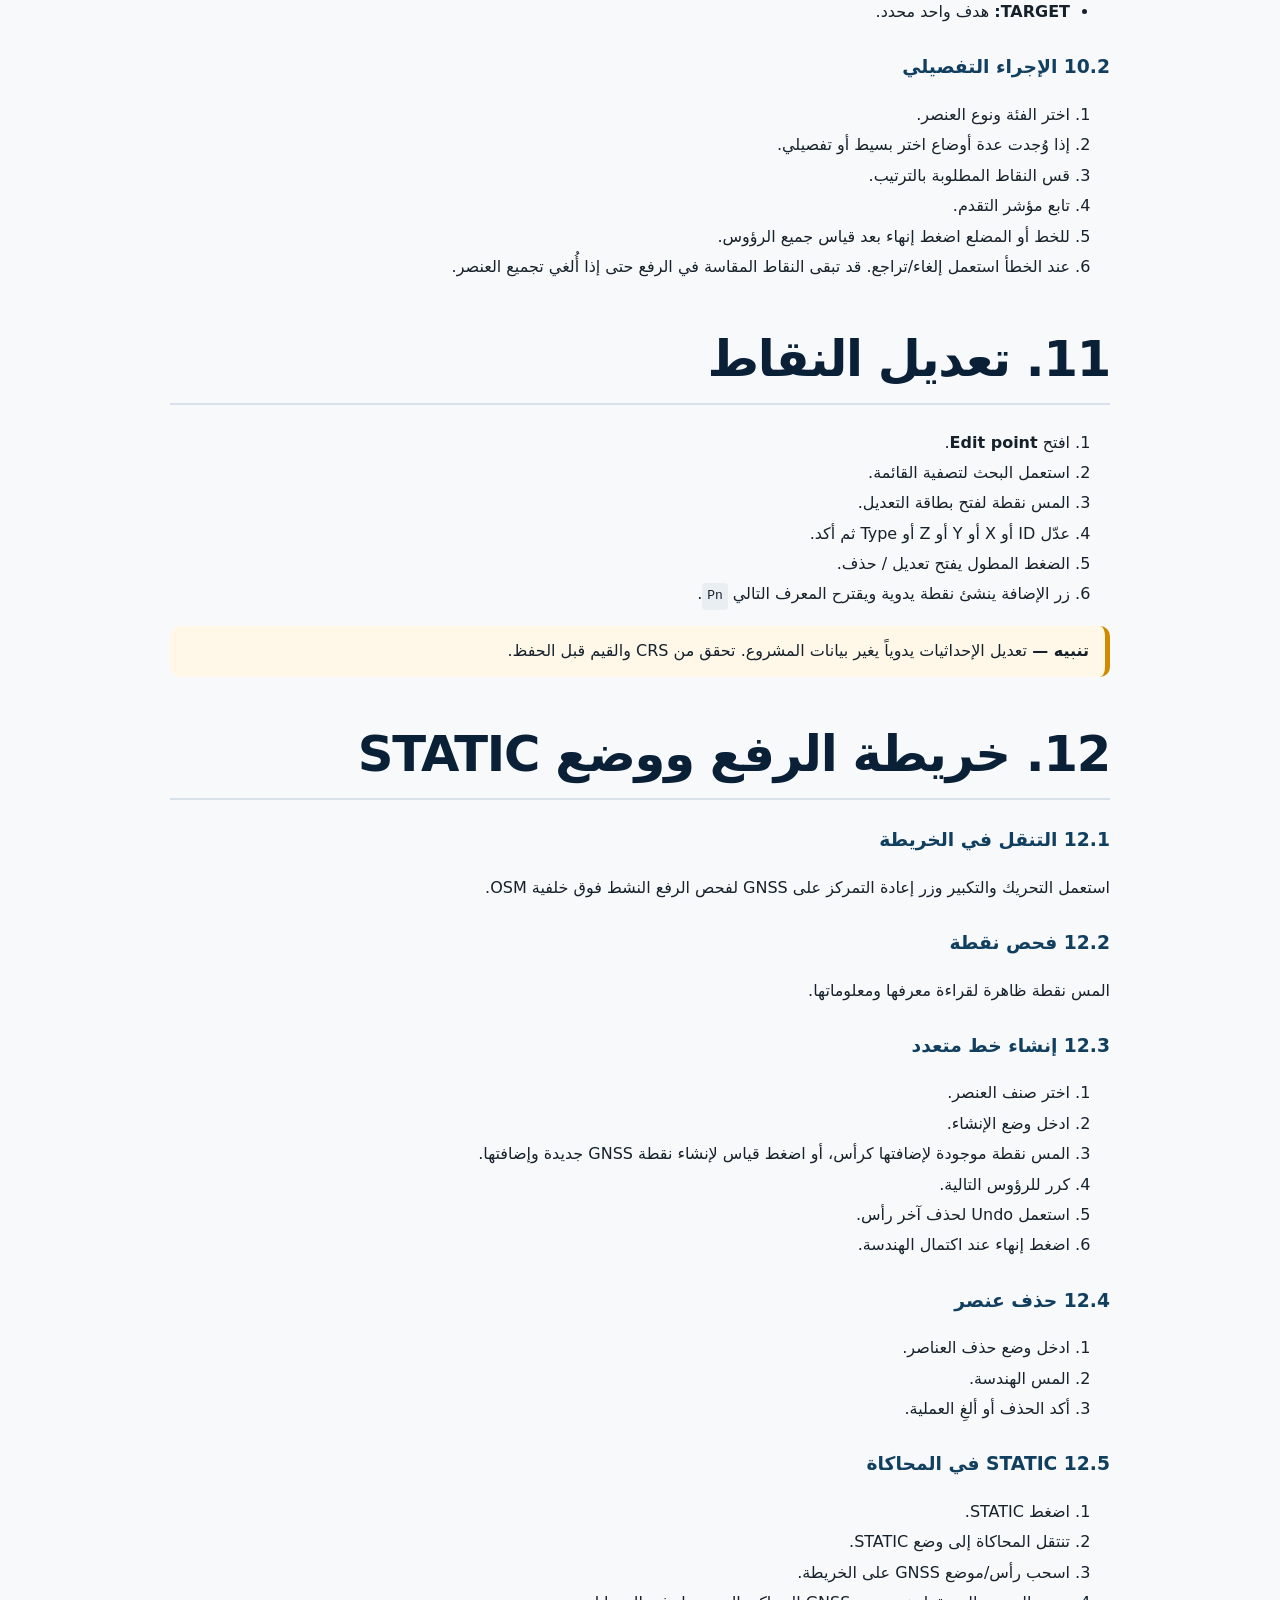
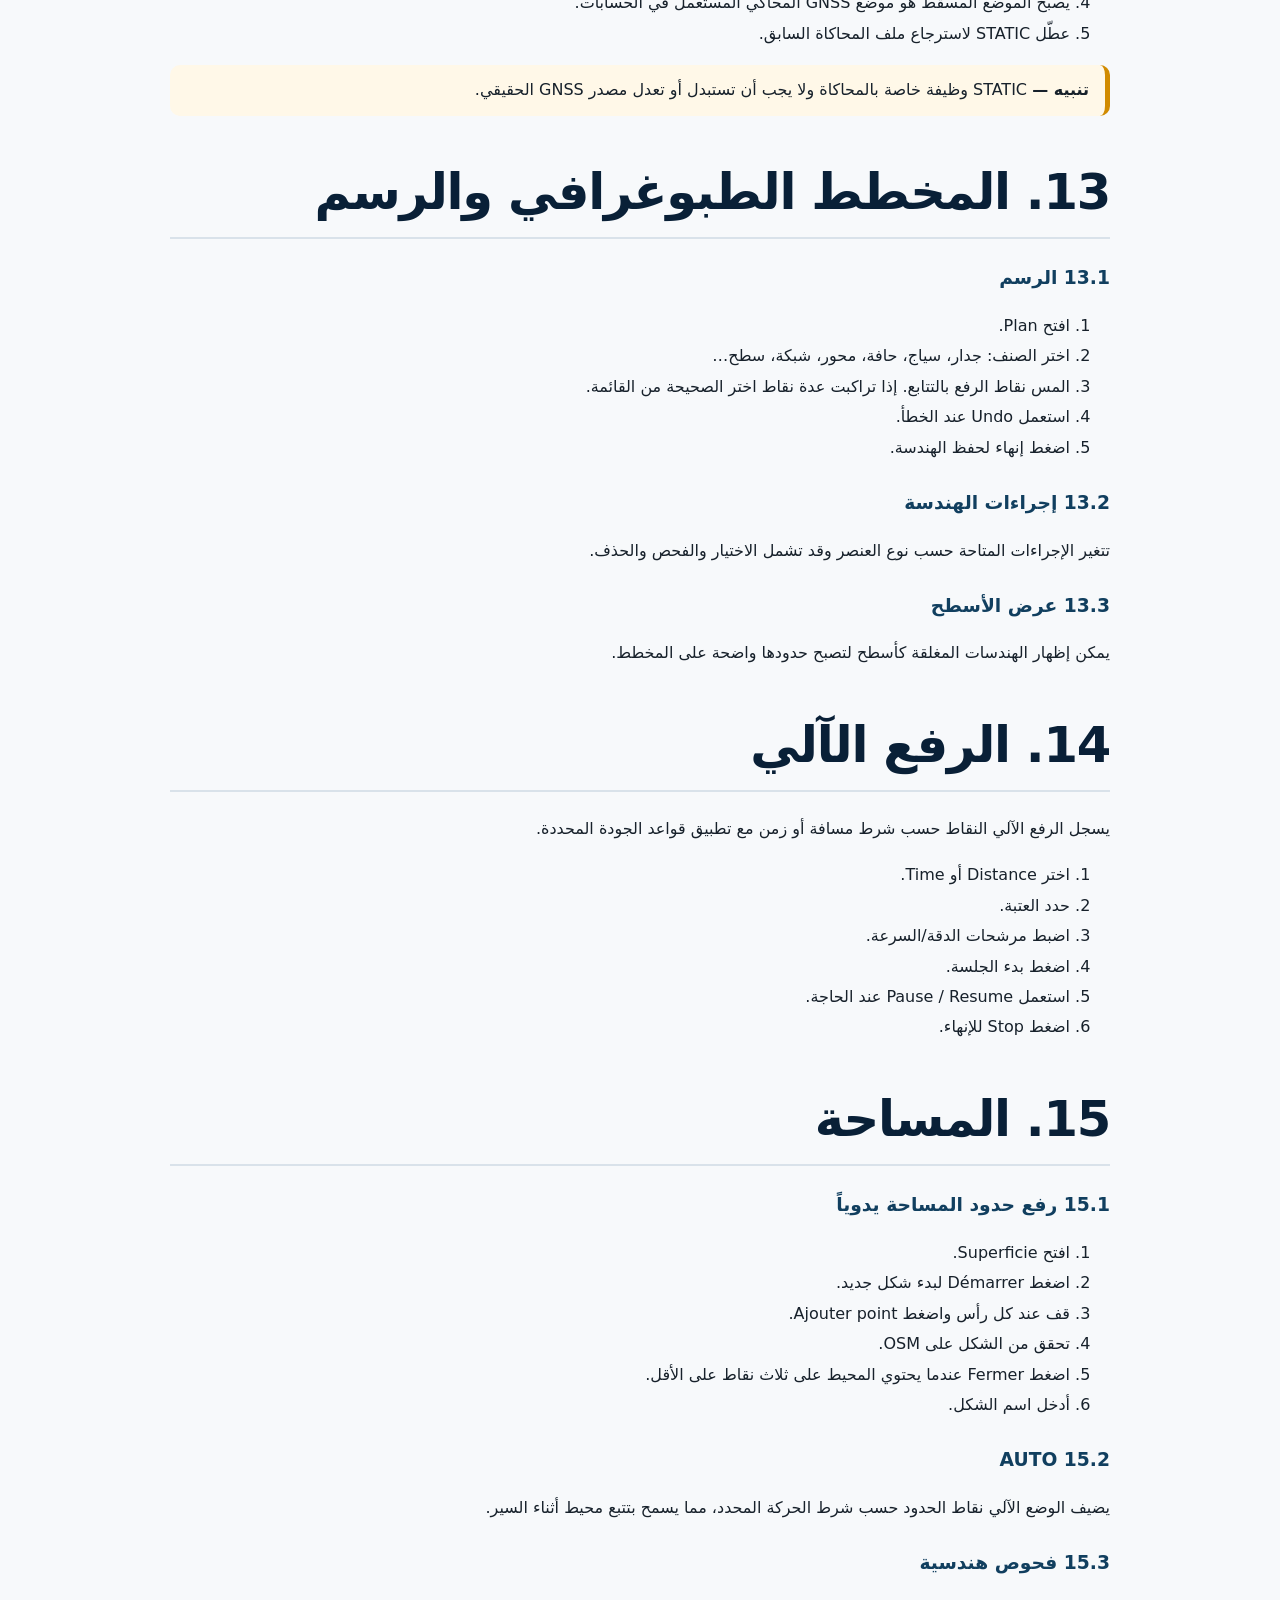
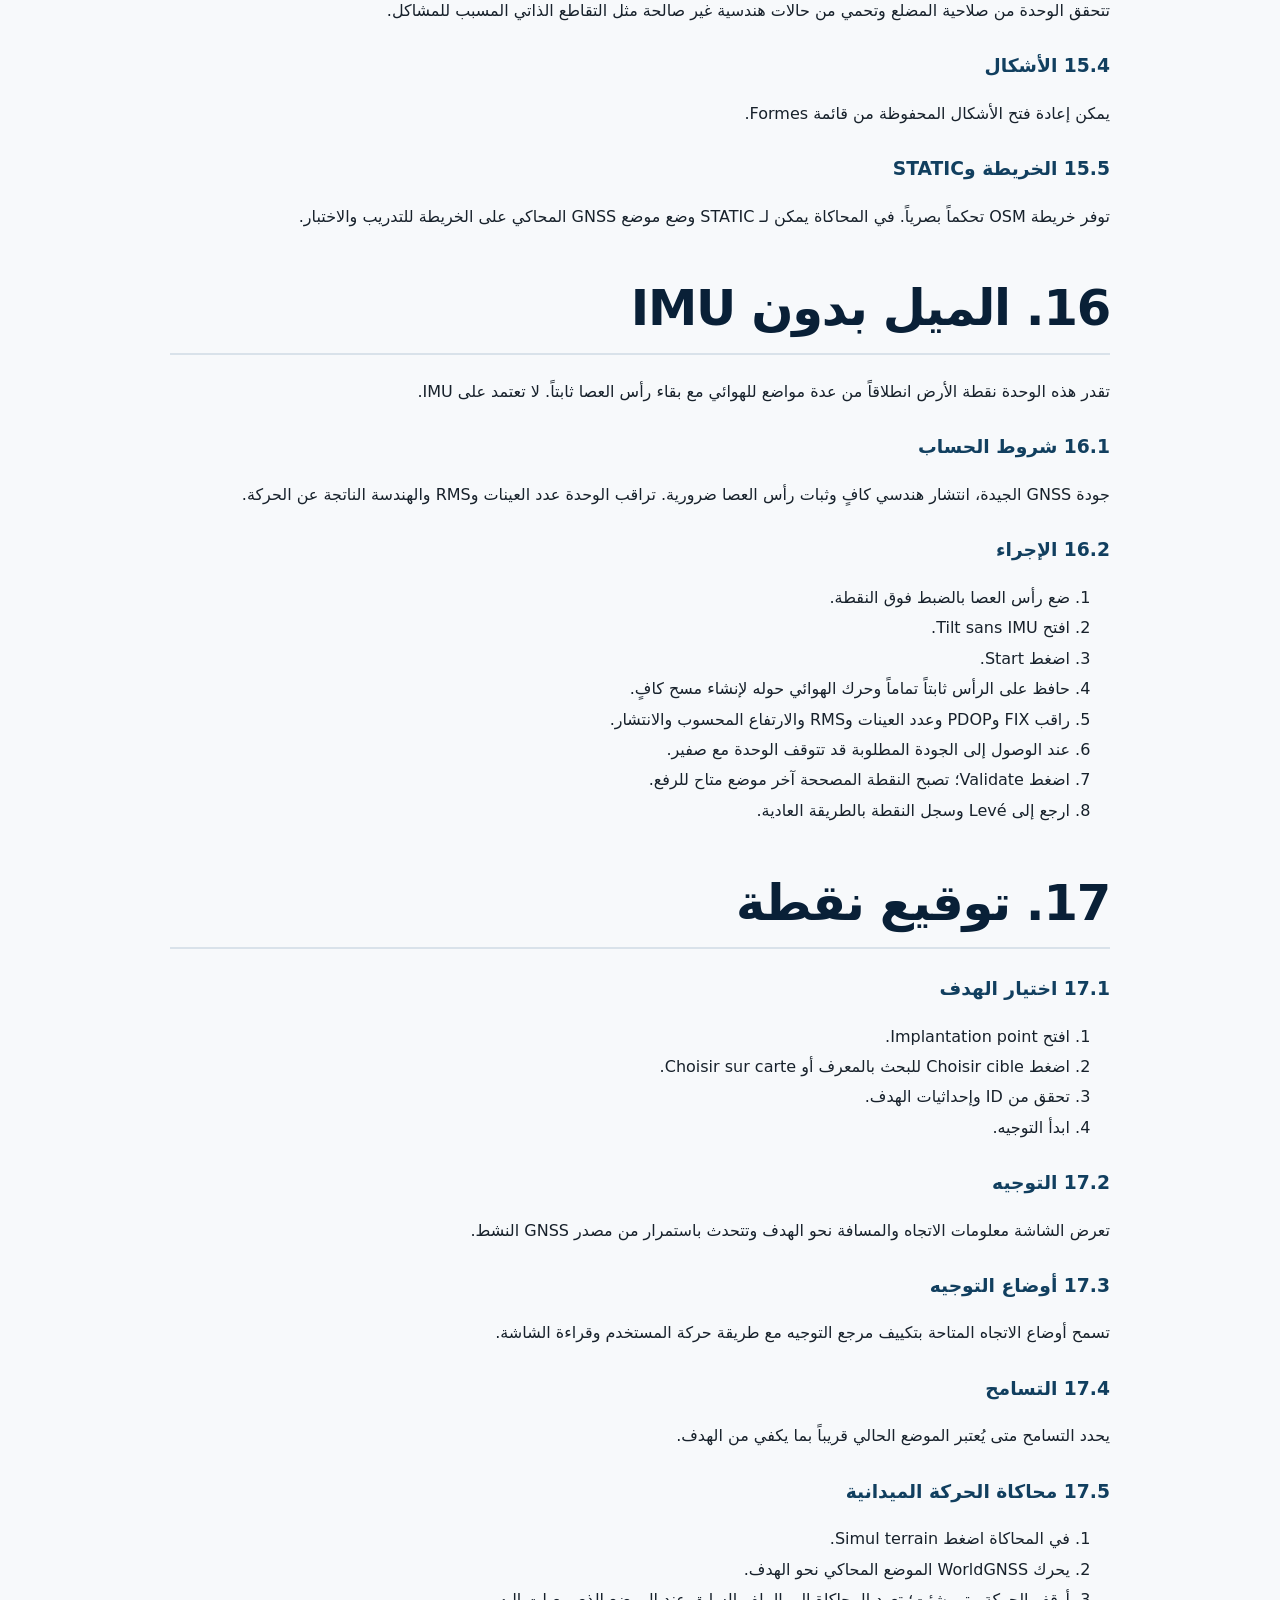
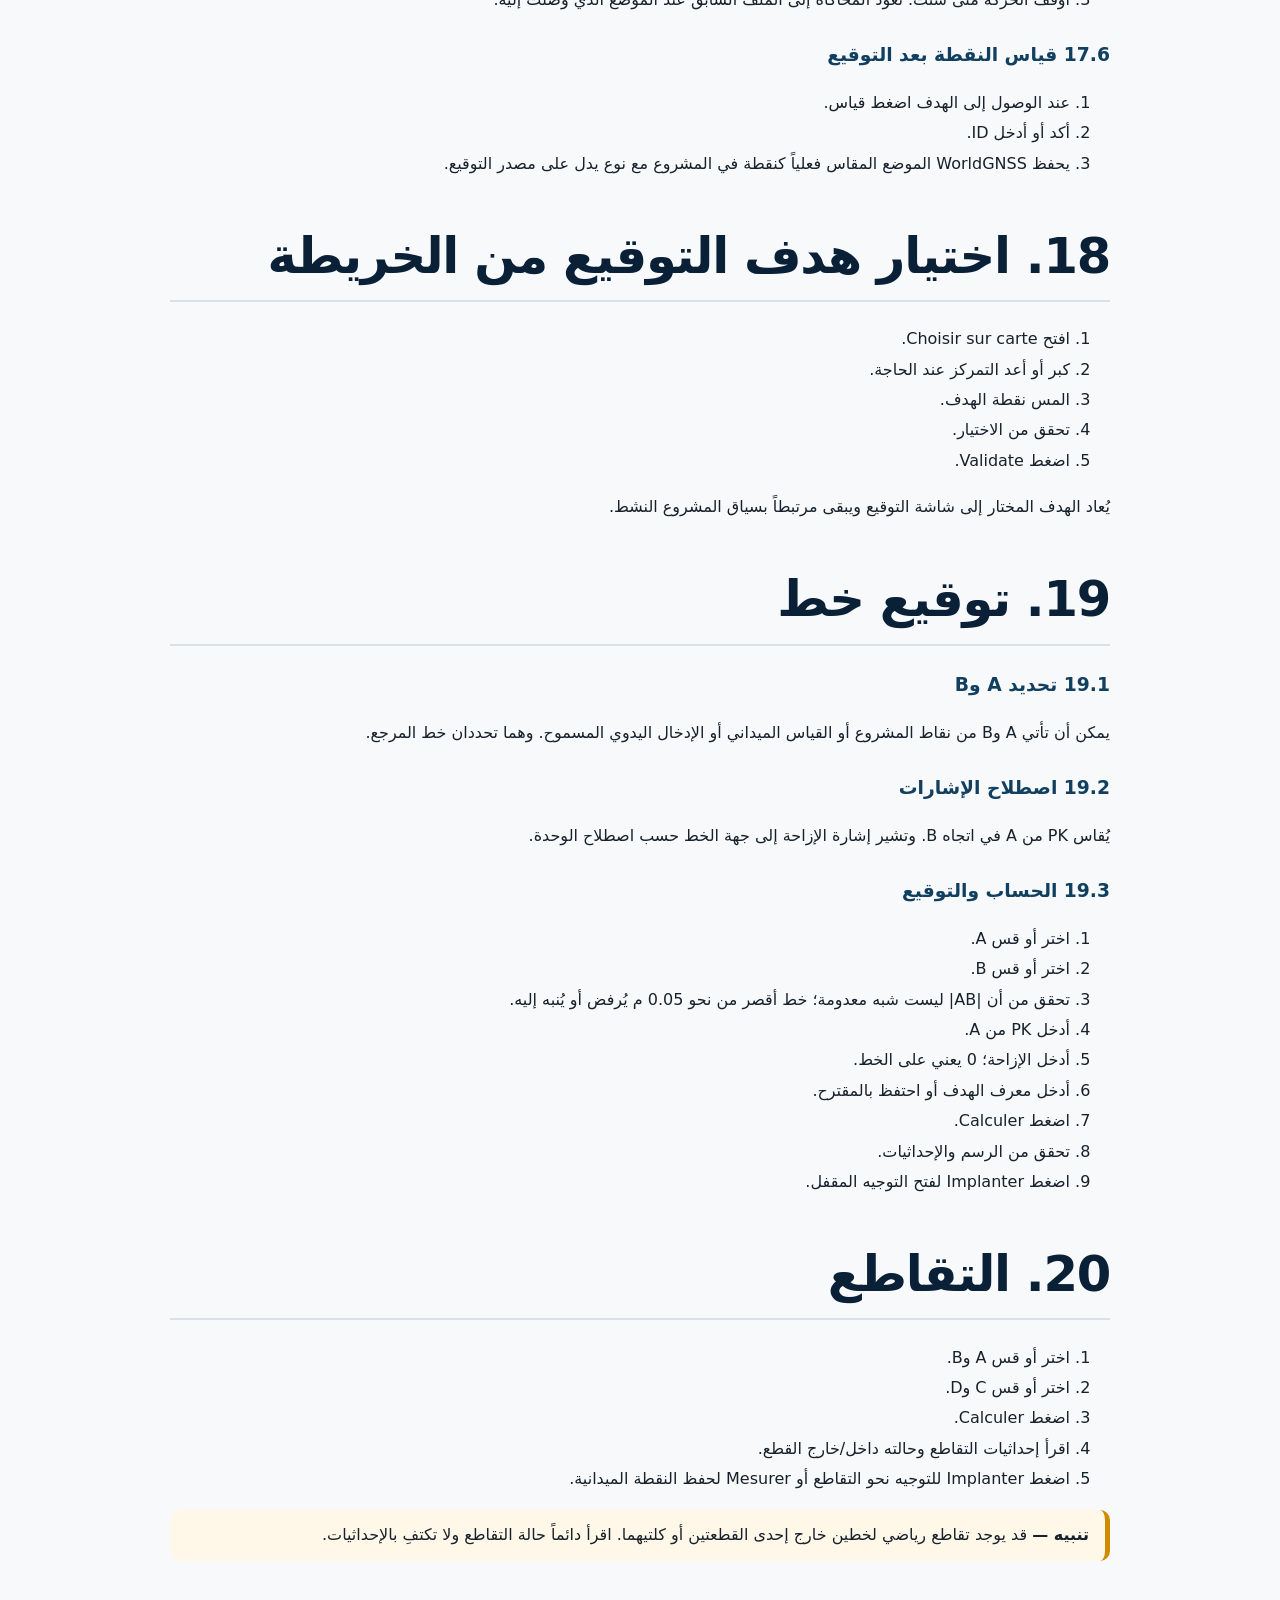
<file: manual-ar.html>
<!doctype html>
<html lang="ar" dir="rtl" class="rtl">
<head>
  <meta charset="utf-8">
  <meta name="viewport" content="width=device-width,initial-scale=1">
  <title>NTRIP-RTK - GNSS Topographie (WorldGNSS Field) — الدليل الميداني الكامل بالعربية</title>
  <meta name="description" content="الدليل الميداني الكامل باللغة العربية لتطبيق NTRIP-RTK - GNSS Topographie، المعروف سابقاً باسم WorldGNSS Field: GNSS/RTK، NTRIP، CRS، الرفع، التوقيع، DXF، الصور، الاستيراد والتصدير والمحاكاة.">
  <meta name="robots" content="index,follow,max-image-preview:large">
  <meta name="theme-color" content="#061525">
  <link rel="icon" href="favicon.png">
  <link rel="stylesheet" href="assets/css/style.css">
  <link rel="alternate" hreflang="en" href="https://ramat82.github.io/worldgnss-field/manual-en.html">
  <link rel="alternate" hreflang="ar" href="https://ramat82.github.io/worldgnss-field/manual-ar.html">
  <link rel="alternate" hreflang="x-default" href="https://ramat82.github.io/worldgnss-field/manual-en.html">
  <style>
    .manual-hero{padding:56px 0 34px;background:linear-gradient(180deg,#07192b,#061525)}
    .manual-hero h1{margin:.15em 0;font-size:clamp(2rem,5vw,3.8rem)}
    .manual-wrap{max-width:980px;margin:auto;padding:0 20px}
    .manual-main{padding:34px 0 70px;background:#f7f9fb;color:#17212b;text-align:right}
    .manual-main h2{color:#092037;margin-top:2.4rem;border-bottom:2px solid #d9e2ea;padding-bottom:.35rem}
    .manual-main h3{color:#113f5f;margin-top:1.55rem}
    .manual-main p,.manual-main li{line-height:1.9}
    .manual-main code{direction:ltr;display:inline-block;background:#e9eef2;padding:.08rem .3rem;border-radius:4px}
    .toc{columns:2;column-gap:32px;background:white;border:1px solid #dce4ea;border-radius:14px;padding:20px 26px;margin:24px 0}
    .toc a{display:block;padding:3px 0;color:#0b5d85;text-decoration:none;break-inside:avoid}
    .note,.warn,.field{padding:13px 16px;border-radius:10px;margin:15px 0;background:white;border-right:5px solid #2f8d5b}
    .warn{border-right-color:#d18b00;background:#fff8e8}.field{border-right-color:#2580b5;background:#eef8ff}
    .label{font-weight:900}.toplinks{display:flex;gap:9px;flex-wrap:wrap;margin-top:18px}.toplinks a{font-weight:800}
    .compact-table{width:100%;border-collapse:collapse;background:white;margin:14px 0}.compact-table th,.compact-table td{border:1px solid #d7e0e7;padding:9px;vertical-align:top;text-align:right}
    .manual-footer{padding:24px 20px;text-align:center;background:#061525;color:#cbd8e2}.manual-footer a{color:#79e4a5}
    @media(max-width:720px){.toc{columns:1}.compact-table{font-size:.92rem}}
    @media print{.topbar,.toplinks,.manual-footer{display:none}.manual-main{background:white}.manual-main h2{break-after:avoid}}
  </style>
</head>
<body class="rtl">
<header class="topbar"><div class="wrap nav">
  <a class="brand" href="ar.html"><img src="assets/img/worldgnss-icon.webp" alt="NTRIP-RTK - GNSS Topographie"><span>NTRIP-RTK - GNSS Topographie</span></a>
  <nav class="navlinks" aria-label="لغات الدليل"><a href="ar.html">الموقع</a><a href="WorldGNSS_Field_Manuel_Terrain_FR_Illustre_Complet_1.1.pdf">FR PDF</a><a href="manual-en.html">EN</a><a href="manual-ar.html">AR</a></nav>
</div></header>

<section class="manual-hero"><div class="manual-wrap">
  <div class="eyebrow">الوثائق الرسمية</div>
  <h1>NTRIP-RTK - GNSS Topographie</h1>
  <p class="lead"><strong>الدليل الميداني الكامل — النسخة العربية</strong></p>
  <p><strong>NTRIP-RTK - GNSS Topographie</strong> هو الاسم الجديد لتطبيق <strong>WorldGNSS Field</strong>. يحتفظ هذا الدليل بالمراجع التاريخية لاسم WorldGNSS Field عندما تصف النسخة المدققة الأصلية.</p>
  <p>هذه النسخة العربية هي ترجمة الدليل الفرنسي المرجعي المبني على نسخة التطبيق المدققة <strong>1.3.2.18 — versionCode 39</strong>. يبقى ملف PDF الفرنسي المصور من 70 صفحة المرجع البصري للصور المرقمة C01 إلى C44.</p>
  <div class="toplinks"><a class="btn primary" href="WorldGNSS_Field_Manuel_Terrain_FR_Illustre_Complet_1.1.pdf" target="_blank" rel="noopener">فتح PDF الفرنسي المصور</a><a class="btn secondary" href="manual-en.html">English</a><a class="btn secondary" href="ar.html">العودة إلى الموقع</a></div>
</div></section>

<main class="manual-main"><div class="manual-wrap">
<section id="s1"><h2>1. هدف الدليل والقواعد المستعملة</h2>
<p>يشرح هذا الدليل وظائف WorldGNSS Field من منظور المستخدم الميداني: تحضير المشروع، اختيار نظام الإحداثيات CRS، إدارة الرفع، قياس النقاط، الرسم الطبوغرافي، التوقيع الميداني، الحسابات، ضبط DXF، العمل على الصور والمسح، الاستيراد، التصدير والنسخ الاحتياطي.</p>
<div class="note"><span class="label">متحقق منه في الكود —</span> الإجراءات مبنية على التطبيق المدقق. أي وظيفة نوقشت أثناء التطوير لكنها غير موجودة في الواجهة المدققة لا تُقدَّم هنا على أنها متاحة.</div>
<h3>1.1 العلامات الثلاث في الدليل</h3>
<table class="compact-table"><tr><th>العلامة</th><th>المعنى</th></tr><tr><td>متحقق منه في الكود</td><td>الوظيفة أو الزر أو القاعدة موجودة في النسخة المدققة.</td></tr><tr><td>تنبيه</td><td>شرط أو قيد أو فحص أمان يجب معرفته قبل التنفيذ.</td></tr><tr><td>نصيحة ميدانية</td><td>توصية عملية لا تغيّر قاعدة البرنامج.</td></tr></table>
<h3>1.2 لقطات الشاشة</h3><p>النسخة الفرنسية المصورة تحتوي على 44 لقطة أُنجزت في <strong>وضع المحاكاة</strong>. الوظائف التي تتطلب مستقبل GNSS حقيقي موضحة اعتماداً على الكود ومشار إليها بوضوح. أرقام C01 وC02… مشتركة بين جميع اللغات.</p></section>

<section id="s2"><h2>2. الفهرس الوظيفي</h2><div class="toc">
<a href="#s3">3. البدء: اللغة، الوضع الحقيقي أو المحاكاة</a><a href="#s4">4. الشاشة الرئيسية والتنقل</a><a href="#s5">5. CRS / المشروع</a><a href="#s6">6. إدارة الرفع والمشاريع</a><a href="#s7">7. اتصال GNSS وقواعد الجودة</a><a href="#s8">8. Emlid Reach وضبط قاعدة محلية</a><a href="#s9">9. رفع النقاط</a><a href="#s10">10. الرموز والعناصر المقاسة</a><a href="#s11">11. تعديل النقاط</a><a href="#s12">12. خريطة الرفع ووضع STATIC</a><a href="#s13">13. المخطط الطبوغرافي والرسم</a><a href="#s14">14. الرفع الآلي</a><a href="#s15">15. المساحة</a><a href="#s16">16. الميل بدون IMU</a><a href="#s17">17. توقيع نقطة</a><a href="#s18">18. اختيار هدف التوقيع من الخريطة</a><a href="#s19">19. توقيع خط</a><a href="#s20">20. التقاطع</a><a href="#s21">21. خط المرجع — 7 طرق</a><a href="#s22">22. CRS مخصص، إزاحة محلية وTRS2D</a><a href="#s23">23. ضبط DXF</a><a href="#s24">24. Impl-CAD</a><a href="#s25">25. ضبط الصورة / Scan</a><a href="#s26">26. Impl-Scan</a><a href="#s27">27. استيراد CSV/TXT</a><a href="#s28">28. استيراد KML / SHP / DXF</a><a href="#s29">29. تصدير المشروع</a><a href="#s30">30. النسخ الاحتياطي وسجل الميدان</a><a href="#s31">31. المحاكاة وPack Pro والمخرجات الاحترافية</a><a href="#s32">32. الأمان والرسائل المهمة</a><a href="#s33">33. مثال: يوم عمل ميداني كامل</a><a href="#a">الملحق A. كتالوج العناصر</a><a href="#b">الملحق B. مخطط اللقطات</a><a href="#c">الملحق C. قاموس الميدان</a>
</div></section>

<section id="s3"><h2>3. البدء: اللغة، الوضع الحقيقي أو وضع المحاكاة</h2>
<h3>3.1 اختيار اللغة</h3><p>عند بدء التشغيل يقترح WorldGNSS Field: Automatique وFrançais وEnglish و<strong>العربية</strong>. يُحفظ الاختيار وتُعاد تهيئة الواجهة باللغة المختارة.</p><ol><li>افتح WorldGNSS Field.</li><li>اختر <strong>العربية</strong> لهذا الدليل.</li><li>انتقل إلى شاشة اختيار وضع التشغيل.</li></ol>
<h3>3.2 اختيار وضع التشغيل</h3><p>اختيار الوضع يتم عند بداية الجلسة وهو ليس مجرد تغيير في العرض؛ فهو يحدد مصدر GNSS ويفصل تماماً بين رفوع الوضع الحقيقي والمحاكاة.</p><div class="note"><span class="label">وضع المحاكاة —</span> ينشئ WorldGNSS موضع GNSS محاكياً. هذا هو الوضع المستعمل في لقطات الدليل.</div><div class="note"><span class="label">الوضع الحقيقي —</span> مخصص لمستقبل GNSS حقيقي ويقع ضمن Pack Pro في البنية التجارية الحالية.</div>
<h3>3.3 ضبط المحاكاة</h3><ol><li>اضغط <strong>MODE SIMULATION</strong>.</li><li>أدخل أو احتفظ بخط العرض وخط الطول والارتفاع المقترحة.</li><li>اختر ملف المحاكاة عند طلبه.</li><li>أكد. يصبح هذا الموضع مصدر GNSS للجلسة.</li></ol><div class="warn"><span class="label">تنبيه —</span> الرفع المنشأ في المحاكاة والرفع المنشأ في الوضع الحقيقي غير قابلين للتبادل. يرفض WorldGNSS فتح رفع تابع للوضع الآخر.</div></section>

<section id="s4"><h2>4. الشاشة الرئيسية والتنقل العام</h2><p>تعرض الشاشة الرئيسية سياق العمل الحالي: المشروع النشط، CRS وحالة GNSS، وتتيح الوصول إلى الوحدات الأساسية.</p>
<table class="compact-table"><tr><th>الأمر</th><th>الدور</th></tr><tr><td>اللغة</td><td>تغيير لغة الواجهة.</td></tr><tr><td>CRS / إعدادات CRS</td><td>فتح إعدادات CRS وإدارة الأنظمة المخصصة.</td></tr><tr><td>الاتصالات</td><td>فتح شاشة Navigation / GNSS.</td></tr><tr><td>المشاريع</td><td>إنشاء أو فتح أو استيراد أو تصدير أو نسخ احتياطي أو إغلاق رفع.</td></tr><tr><td>الخريطة</td><td>فتح خريطة الرفع النشط.</td></tr><tr><td>الوحدات الطبوغرافية</td><td>فتح الرفع، التوقيع، الحسابات، DXF وScan.</td></tr><tr><td>خروج</td><td>إنهاء الجلسة؛ وفي المحاكاة يتم إيقاف مصدر GNSS المحاكي.</td></tr></table></section>

<section id="s5"><h2>5. CRS / المشروع: البلد، منطقة UTM ونظام العمل</h2><p>يحافظ WorldGNSS Field على WGS84 الجغرافي كمحور مرجعي. يُستخدم CRS العمل لعرض الإحداثيات المسقطة والحسابات. لا يجب أبداً إعادة تفسير إحداثيات رفع موجود اعتماداً فقط على موقع الهاتف الحالي.</p>
<h3>5.1 فتح اختيار CRS</h3><ol><li>افتح <strong>المشاريع / إدارة الرفع</strong>.</li><li>اضغط <strong>اختيار CRS العمل</strong>.</li><li>في CRS / Project اختر Localiser أو Manuel أو Simulation أو Local.</li></ol>
<h3>5.2 تحديد الموقع</h3><p>يستعمل Localiser موقع هاتف Android لتحديد البلد ومنطقة UTM. يفيد في الميدان عندما يمثل موقع الهاتف فعلاً منطقة المشروع.</p><div class="warn"><span class="label">تنبيه —</span> بالنسبة لرفع قديم، لا يُستخدم موقع الهاتف لإعادة تعريف منطقته. يعتمد WorldGNSS على جغرافية WGS84 الخاصة بالرفع نفسه.</div>
<h3>5.3 يدوي ومحاكاة</h3><p>يسمحان بإدخال خط العرض وخط الطول بالدرجات العشرية، وهو مفيد لتحضير مشروع بعيد أو اختبار محرك CRS العالمي دون التنقل.</p><ol><li>اختر Manuel أو Simulation.</li><li>أدخل خط العرض وخط الطول.</li><li>أكد.</li><li>تحقق من البلد ومنطقة UTM المكتشفين.</li><li>اختر CRS المقترح الذي يطابق العمل.</li></ol>
<h3>5.4 قائمة CRS المقترحة</h3><p>تُرشح القائمة حسب البلد، مع إعطاء الأولوية للأنظمة الوطنية والمسقطة المناسبة وWGS84/UTM الموافق، بينما لا تُحمّل الواجهة بأنظمة قارية غير مفيدة للميدان.</p>
<h3>5.5 قفل CRS مع رفع نشط</h3><p>عندما يصبح رفع ما نشطاً يُقفل CRS الجلسة. أغلق الرفع قبل تغيير CRS.</p>
<h3>5.6 فتح رفع من منطقة أخرى</h3><ol><li>اختر CRS للجلسة.</li><li>اطلب فتح الرفع الموجود.</li><li>يفحص WorldGNSS منطقة WGS84 الخاصة بالرفع.</li><li>يُقبل CRS فقط إذا كان صالحاً لتلك المنطقة.</li><li>يُرفض بلد مختلف أو منطقة UTM أو نصف كرة غير متوافق قبل تفعيل الرفع.</li></ol></section>

<section id="s6"><h2>6. إدارة الرفع والمشاريع</h2><p>إدارة الرفع هي مركز المشروع الإداري: الإنشاء، الفتح، الاستيراد، التصدير، الوسائط، سجل الميدان والنسخ الاحتياطي.</p>
<h3>6.1 إنشاء رفع</h3><ol><li>تحقق من CRS العمل.</li><li>اضغط جديد / إنشاء رفع.</li><li>أدخل اسم المشروع.</li><li>أكد؛ يصبح الرفع نشطاً.</li></ol><p>في وضع المحاكاة يتم تمييز الرفع كرفع Simulation، ويستعمل لاحقة <code>_SIM</code> عندما ينطبق ذلك.</p>
<h3>6.2 فتح رفع</h3><ol><li>اضغط فتح.</li><li>اختر الرفع.</li><li>يفحص WorldGNSS أولاً توافق Real / Simulation.</li><li>ثم يفحص CRS الجلسة بالنسبة إلى منطقة WGS84 الخاصة بالرفع.</li><li>إذا نجح الفحصان يصبح الرفع نشطاً.</li></ol>
<h3>6.3 إغلاق رفع</h3><p>الإغلاق يعطل المشروع الحالي دون حذفه، وهو مفيد خصوصاً قبل تغيير CRS الجلسة.</p>
<h3>6.4 وسائط ومعلومات المشروع</h3><p>تعرض الشاشة عدد النقاط، CRS ومجلد الطبوغرافيا، مع ملخص للملاحظات والصور المرتبطة بالمشروع والنقاط.</p>
<h3>6.5 قائمة أخرى</h3><ul><li><strong>البرامج الطبوغرافية:</strong> فتح وحدات الميدان.</li><li><strong>سجل الميدان:</strong> عرض أحداث المشروع المسجلة.</li><li><strong>نسخة ZIP كاملة:</strong> إنشاء أرشيف للرفع.</li><li><strong>استعادة نسخة ZIP:</strong> التحقق من أرشيف WorldGNSS ثم استعادته.</li><li><strong>إعادة ترخيص مجلد TOPOGRAPHIE:</strong> تجديد صلاحية Android للمجلد.</li></ul></section>

<section id="s7"><h2>7. اتصال GNSS وقواعد الجودة</h2>
<h3>7.1 شاشة Connections / Navigation</h3><p>تجمع حالة GNSS وعدد الأقمار وDOP والدقة والمستقبل وCRS المشروع والإحداثيات المسقطة ومرجع WGS84/UTM والرفع النشط وحالة قاعدة RTK عندما تكون متاحة.</p>
<h3>7.2 في المحاكاة</h3><p>مصدر GNSS المحاكي يغذي الشاشة، وتكون أوامر البحث والاتصال بأجهزة Bluetooth الحقيقية معطلة.</p>
<h3>7.3 في الوضع الحقيقي</h3><p>يمكن البحث عن أجهزة Bluetooth واختيار المستقبل والاتصال أو قطع الاتصال. قد يطلب Android صلاحيات Bluetooth. كما تتوفر أدوات ProMark ومساعدات Emlid/القاعدة من هذه المنطقة.</p>
<h3>7.4 FIX وFLOAT وSINGLE والدقة</h3><table class="compact-table"><tr><th>الحالة</th><th>سلوك الرفع</th></tr><tr><td>RTK FIX</td><td>مقبول عادة للقياس.</td></tr><tr><td>RTK FLOAT</td><td>مرفوض افتراضياً؛ يمكن السماح به صراحة في إعدادات الدقة.</td></tr><tr><td>SINGLE</td><td>مرفوض افتراضياً؛ ويمكن السماح به صراحة. الرفع الآلي لا يقبله للعمل غير المراقب.</td></tr><tr><td>SIMULATION</td><td>مقبول عندما يكون سياق المحاكاة نشطاً.</td></tr><tr><td>غياب GST</td><td>تبقى الدقة مجهولة ويظهر <code>PR ---</code>. لا يخترع WorldGNSS قيمة دقة.</td></tr></table>
<h3>7.5 حداثة البيانات</h3><p>يميز المحرك بين المواضع الحديثة والقديمة والمجمدة. في الكود المدقق يُعد GGA أصغر من 2.5 ثانية حديثاً، بينما يُعتبر الموضع حوالي 5 ثوانٍ مجمداً؛ لذلك لا يجب اعتبار البيانات القديمة قياساً حالياً.</p>
<h3>7.6 إعدادات دقة الرفع</h3><p>افتراضياً يكون قفل الدقة مفعلاً بحد أفقي 0.050 م. توجد أيضاً فحوص اختيارية لـ PDOP وعدد الأقمار وعمر التصحيحات؛ القيم الافتراضية عند التفعيل هي PDOP = 3.0، خمسة أقمار كحد أدنى وعمر تصحيح 10 ثوانٍ.</p>
<h3>7.7 ارتفاع الهوائي</h3><p>يُطرح ارتفاع الهوائي المدخل من ارتفاع المستقبل للوصول إلى ارتفاع نقطة الأرض.</p><div class="field"><span class="label">نصيحة ميدانية —</span> تحقق من ارتفاع الهوائي وقفل الدقة قبل بدء سلسلة قياسات، لأن خطأ ارتفاع الهوائي يؤثر في جميع قيم Z.</div></section>

<section id="s8"><h2>8. Emlid Reach وضبط قاعدة محلية</h2>
<h3>8.1 مساعد Emlid Reach</h3><p>لا يغير المساعد شبكة Wi‑Fi في Android تلقائياً، بل يوجه المستخدم إلى لوحات الويب الخاصة بالمستقبلات.</p><ol><li>افتح مساعد Emlid من Navigation.</li><li>بالنسبة للقاعدة، اربط الهاتف بشبكة Wi‑Fi الخاصة بها.</li><li>اختبر <code>192.168.42.1</code> وافتح لوحة Emlid.</li><li>غيّر Wi‑Fi في Android يدوياً إلى شبكة الروفر.</li><li>بالنسبة للروفر اختبر <code>192.168.42.1</code>، ويُقترح أيضاً <code>192.168.10.12</code> كعنوان ثانوي.</li><li>افتح اللوحة المطلوبة وأنهِ المساعد.</li></ol>
<h3>8.2 الضبط المحلي على نقطة معلومة</h3><p>Base Calibration يحسب إزاحة محلية <strong>DX/DY/DZ فقط</strong>، ولا يحسب الدوران أو المقياس.</p><ol><li>ضع الروفر فوق المحطة المعلومة.</li><li>اقرأ موضع الروفر.</li><li>أدخل X/Y/Z المعلومة أو اختر نقطة من الرفع النشط.</li><li>احسب DX وDY وDZ.</li><li>طبق الإزاحة أو امسحها بواسطة Clear.</li></ol><div class="warn"><span class="label">تنبيه —</span> استعمل هذه الوحدة فقط عندما تكون الإزاحة وحدها هي النموذج الصحيح. للدوران + المقياس استعمل TRS2D.</div></section>

<section id="s9"><h2>9. رفع النقاط</h2>
<h3>9.1 تحضير الرفع</h3><ol><li>أنشئ أو افتح رفعاً نشطاً.</li><li>تحقق من CRS وارتفاع الهوائي.</li><li>تحقق من حالة GNSS وقفل الدقة.</li><li>افتح Modules topo &gt; Levé.</li></ol>
<h3>9.2 تعريف النقطة</h3><p>يمكن إدخال معرف النقطة أو قبول المعرف المقترح تلقائياً. من الأفضل اعتماد قاعدة تسمية واضحة للمشروع.</p>
<h3>9.3 قياس نقطة بسيطة</h3><ol><li>أدخل أو تحقق من ID.</li><li>اختر الفئة: <strong>TOPO، الشبكات، الغطاء النباتي، الطرق أو الرسم</strong>.</li><li>اختر نوع النقطة/العنصر.</li><li>تحقق من FIX/الدقة والإحداثيات الحالية.</li><li>اضغط <strong>قياس</strong>.</li><li>يطبق WorldGNSS قواعد الجودة وارتفاع الهوائي ثم يحفظ النقطة في الرفع النشط.</li></ol>
<h3>9.4 الارتفاع والدقة</h3><p>الارتفاع المعروض والمخزن يتبع قاعدة ارتفاع الهوائي الحالية، وقد يُمنع القياس عندما لا تتحقق شروط الدقة النشطة.</p>
<h3>9.5 الملاحظة</h3><p>يمكن إضافة ملاحظة إلى النقطة لوصفها أو تسجيل حالتها أو تعليمات ميدانية.</p>
<h3>9.6 الصورة</h3><p>يمكن ربط صورة بالنقطة. يجب الاحتفاظ بصور مفيدة والتحقق من صلاحية الوصول إلى مجلد المشروع.</p>
<h3>9.7 الصوت والتنبيهات</h3><p>يوفر التوجيه الصوتي والصفير تأكيداً عملياً للعمليات، بما في ذلك نجاح القياس وحالات التوقيع عندما تكون مفعلة.</p>
<h3>9.8 الرسم</h3><p>فئة DESSIN مخصصة للهندسة العامة، مثل الخطوط والمضلعات، عندما لا يكون هناك رمز طبوغرافي مخصص.</p></section>

<section id="s10"><h2>10. الرموز والعناصر المقاسة</h2><p>يجمع WorldGNSS العناصر الميدانية ضمن TOPO والشبكات والغطاء النباتي والطرق والرسم. يمكن أن يكون العنصر قياساً بسيطاً بنقطة واحدة أو هندسة تفصيلية قابلة لإعادة الاستخدام.</p>
<h3>10.1 مبادئ الهندسة</h3><ul><li><strong>SIMPLE:</strong> نقطة واحدة عندما يكون ذلك مناسباً.</li><li><strong>ORIENTED:</strong> نقطتان.</li><li><strong>CIRCLE:</strong> مركز + حافة، أو ثلاث نقاط على المحيط.</li><li><strong>RECTANGLE:</strong> ثلاث نقاط.</li><li><strong>LINE:</strong> عدد N من النقاط.</li><li><strong>POLYLINE/POLYGON:</strong> عدد N من النقاط.</li><li><strong>TARGET:</strong> هدف واحد محدد.</li></ul>
<h3>10.2 الإجراء التفصيلي</h3><ol><li>اختر الفئة ونوع العنصر.</li><li>إذا وُجدت عدة أوضاع اختر بسيط أو تفصيلي.</li><li>قس النقاط المطلوبة بالترتيب.</li><li>تابع مؤشر التقدم.</li><li>للخط أو المضلع اضغط إنهاء بعد قياس جميع الرؤوس.</li><li>عند الخطأ استعمل إلغاء/تراجع. قد تبقى النقاط المقاسة في الرفع حتى إذا أُلغي تجميع العنصر.</li></ol></section>

<section id="s11"><h2>11. تعديل النقاط</h2><ol><li>افتح <strong>Edit point</strong>.</li><li>استعمل البحث لتصفية القائمة.</li><li>المس نقطة لفتح بطاقة التعديل.</li><li>عدّل ID أو X أو Y أو Z أو Type ثم أكد.</li><li>الضغط المطول يفتح تعديل / حذف.</li><li>زر الإضافة ينشئ نقطة يدوية ويقترح المعرف التالي <code>Pn</code>.</li></ol><div class="warn"><span class="label">تنبيه —</span> تعديل الإحداثيات يدوياً يغير بيانات المشروع. تحقق من CRS والقيم قبل الحفظ.</div></section>

<section id="s12"><h2>12. خريطة الرفع ووضع STATIC</h2>
<h3>12.1 التنقل في الخريطة</h3><p>استعمل التحريك والتكبير وزر إعادة التمركز على GNSS لفحص الرفع النشط فوق خلفية OSM.</p>
<h3>12.2 فحص نقطة</h3><p>المس نقطة ظاهرة لقراءة معرفها ومعلوماتها.</p>
<h3>12.3 إنشاء خط متعدد</h3><ol><li>اختر صنف العنصر.</li><li>ادخل وضع الإنشاء.</li><li>المس نقطة موجودة لإضافتها كرأس، أو اضغط قياس لإنشاء نقطة GNSS جديدة وإضافتها.</li><li>كرر للرؤوس التالية.</li><li>استعمل Undo لحذف آخر رأس.</li><li>اضغط إنهاء عند اكتمال الهندسة.</li></ol>
<h3>12.4 حذف عنصر</h3><ol><li>ادخل وضع حذف العناصر.</li><li>المس الهندسة.</li><li>أكد الحذف أو ألغِ العملية.</li></ol>
<h3>12.5 STATIC في المحاكاة</h3><ol><li>اضغط STATIC.</li><li>تنتقل المحاكاة إلى وضع STATIC.</li><li>اسحب رأس/موضع GNSS على الخريطة.</li><li>يصبح الموضع المسقط هو موضع GNSS المحاكي المستعمل في الحسابات.</li><li>عطّل STATIC لاسترجاع ملف المحاكاة السابق.</li></ol><div class="warn"><span class="label">تنبيه —</span> STATIC وظيفة خاصة بالمحاكاة ولا يجب أن تستبدل أو تعدل مصدر GNSS الحقيقي.</div></section>

<section id="s13"><h2>13. المخطط الطبوغرافي والرسم</h2>
<h3>13.1 الرسم</h3><ol><li>افتح Plan.</li><li>اختر الصنف: جدار، سياج، حافة، محور، شبكة، سطح…</li><li>المس نقاط الرفع بالتتابع. إذا تراكبت عدة نقاط اختر الصحيحة من القائمة.</li><li>استعمل Undo عند الخطأ.</li><li>اضغط إنهاء لحفظ الهندسة.</li></ol>
<h3>13.2 إجراءات الهندسة</h3><p>تتغير الإجراءات المتاحة حسب نوع العنصر وقد تشمل الاختيار والفحص والحذف.</p>
<h3>13.3 عرض الأسطح</h3><p>يمكن إظهار الهندسات المغلقة كأسطح لتصبح حدودها واضحة على المخطط.</p></section>

<section id="s14"><h2>14. الرفع الآلي</h2><p>يسجل الرفع الآلي النقاط حسب شرط مسافة أو زمن مع تطبيق قواعد الجودة المحددة.</p><ol><li>اختر Distance أو Time.</li><li>حدد العتبة.</li><li>اضبط مرشحات الدقة/السرعة.</li><li>اضغط بدء الجلسة.</li><li>استعمل Pause / Resume عند الحاجة.</li><li>اضغط Stop للإنهاء.</li></ol></section>

<section id="s15"><h2>15. المساحة</h2>
<h3>15.1 رفع حدود المساحة يدوياً</h3><ol><li>افتح Superficie.</li><li>اضغط Démarrer لبدء شكل جديد.</li><li>قف عند كل رأس واضغط Ajouter point.</li><li>تحقق من الشكل على OSM.</li><li>اضغط Fermer عندما يحتوي المحيط على ثلاث نقاط على الأقل.</li><li>أدخل اسم الشكل.</li></ol>
<h3>15.2 AUTO</h3><p>يضيف الوضع الآلي نقاط الحدود حسب شرط الحركة المحدد، مما يسمح بتتبع محيط أثناء السير.</p>
<h3>15.3 فحوص هندسية</h3><p>تتحقق الوحدة من صلاحية المضلع وتحمي من حالات هندسية غير صالحة مثل التقاطع الذاتي المسبب للمشاكل.</p>
<h3>15.4 الأشكال</h3><p>يمكن إعادة فتح الأشكال المحفوظة من قائمة Formes.</p>
<h3>15.5 الخريطة وSTATIC</h3><p>توفر خريطة OSM تحكماً بصرياً. في المحاكاة يمكن لـ STATIC وضع موضع GNSS المحاكي على الخريطة للتدريب والاختبار.</p></section>

<section id="s16"><h2>16. الميل بدون IMU</h2><p>تقدر هذه الوحدة نقطة الأرض انطلاقاً من عدة مواضع للهوائي مع بقاء رأس العصا ثابتاً. لا تعتمد على IMU.</p>
<h3>16.1 شروط الحساب</h3><p>جودة GNSS الجيدة، انتشار هندسي كافٍ وثبات رأس العصا ضرورية. تراقب الوحدة عدد العينات وRMS والهندسة الناتجة عن الحركة.</p>
<h3>16.2 الإجراء</h3><ol><li>ضع رأس العصا بالضبط فوق النقطة.</li><li>افتح Tilt sans IMU.</li><li>اضغط Start.</li><li>حافظ على الرأس ثابتاً تماماً وحرك الهوائي حوله لإنشاء مسح كافٍ.</li><li>راقب FIX وPDOP وعدد العينات وRMS والارتفاع المحسوب والانتشار.</li><li>عند الوصول إلى الجودة المطلوبة قد تتوقف الوحدة مع صفير.</li><li>اضغط Validate؛ تصبح النقطة المصححة آخر موضع متاح للرفع.</li><li>ارجع إلى Levé وسجل النقطة بالطريقة العادية.</li></ol></section>

<section id="s17"><h2>17. توقيع نقطة</h2>
<h3>17.1 اختيار الهدف</h3><ol><li>افتح Implantation point.</li><li>اضغط Choisir cible للبحث بالمعرف أو Choisir sur carte.</li><li>تحقق من ID وإحداثيات الهدف.</li><li>ابدأ التوجيه.</li></ol>
<h3>17.2 التوجيه</h3><p>تعرض الشاشة معلومات الاتجاه والمسافة نحو الهدف وتتحدث باستمرار من مصدر GNSS النشط.</p>
<h3>17.3 أوضاع التوجيه</h3><p>تسمح أوضاع الاتجاه المتاحة بتكييف مرجع التوجيه مع طريقة حركة المستخدم وقراءة الشاشة.</p>
<h3>17.4 التسامح</h3><p>يحدد التسامح متى يُعتبر الموضع الحالي قريباً بما يكفي من الهدف.</p>
<h3>17.5 محاكاة الحركة الميدانية</h3><ol><li>في المحاكاة اضغط Simul terrain.</li><li>يحرك WorldGNSS الموضع المحاكي نحو الهدف.</li><li>أوقف الحركة متى شئت؛ تعود المحاكاة إلى الملف السابق عند الموضع الذي وصلت إليه.</li></ol>
<h3>17.6 قياس النقطة بعد التوقيع</h3><ol><li>عند الوصول إلى الهدف اضغط قياس.</li><li>أكد أو أدخل ID.</li><li>يحفظ WorldGNSS الموضع المقاس فعلياً كنقطة في المشروع مع نوع يدل على مصدر التوقيع.</li></ol></section>

<section id="s18"><h2>18. اختيار هدف التوقيع من الخريطة</h2><ol><li>افتح Choisir sur carte.</li><li>كبر أو أعد التمركز عند الحاجة.</li><li>المس نقطة الهدف.</li><li>تحقق من الاختيار.</li><li>اضغط Validate.</li></ol><p>يُعاد الهدف المختار إلى شاشة التوقيع ويبقى مرتبطاً بسياق المشروع النشط.</p></section>

<section id="s19"><h2>19. توقيع خط</h2>
<h3>19.1 تحديد A وB</h3><p>يمكن أن تأتي A وB من نقاط المشروع أو القياس الميداني أو الإدخال اليدوي المسموح. وهما تحددان خط المرجع.</p>
<h3>19.2 اصطلاح الإشارات</h3><p>يُقاس PK من A في اتجاه B. وتشير إشارة الإزاحة إلى جهة الخط حسب اصطلاح الوحدة.</p>
<h3>19.3 الحساب والتوقيع</h3><ol><li>اختر أو قس A.</li><li>اختر أو قس B.</li><li>تحقق من أن |AB| ليست شبه معدومة؛ خط أقصر من نحو 0.05 م يُرفض أو يُنبه إليه.</li><li>أدخل PK من A.</li><li>أدخل الإزاحة؛ 0 يعني على الخط.</li><li>أدخل معرف الهدف أو احتفظ بالمقترح.</li><li>اضغط Calculer.</li><li>تحقق من الرسم والإحداثيات.</li><li>اضغط Implanter لفتح التوجيه المقفل.</li></ol></section>

<section id="s20"><h2>20. التقاطع</h2><ol><li>اختر أو قس A وB.</li><li>اختر أو قس C وD.</li><li>اضغط Calculer.</li><li>اقرأ إحداثيات التقاطع وحالته داخل/خارج القطع.</li><li>اضغط Implanter للتوجيه نحو التقاطع أو Mesurer لحفظ النقطة الميدانية.</li></ol><div class="warn"><span class="label">تنبيه —</span> قد يوجد تقاطع رياضي لخطين خارج إحدى القطعتين أو كلتيهما. اقرأ دائماً حالة التقاطع ولا تكتفِ بالإحداثيات.</div></section>

<section id="s21"><h2>21. خط المرجع — 7 طرق</h2><p>تجمع وحدة Reference Line سبع عمليات ميدانية حول خط أساسي، بما في ذلك عمليات PK/الإزاحة والقسمة والخط الموازي.</p>
<h3>21.1 الإجراء العام</h3><ol><li>افتح Réf. ligne واختر الطريقة.</li><li>حدد A وB.</li><li>حدد C إذا كانت الطريقة تتطلبها.</li><li>أدخل PK أو المسافة أو الإزاحة أو الجهة أو القسمة حسب الطريقة.</li><li>اضغط Calculer.</li><li>اقرأ النتيجة المختصرة أو افتح Détails.</li><li>إذا كانت هناك عدة حلول اختر النقطة المطلوبة.</li><li>اضغط Implanter أو Mesurer حسب الحاجة.</li></ol>
<h3>21.2 القسمة</h3><p>تنشئ القسمة مواضع موزعة على خط المرجع حسب المعاملات المطلوبة.</p>
<h3>21.3 خط موازٍ</h3><p>ينشئ خطاً موازياً على الإزاحة الجانبية المطلوبة مع الحفاظ على اتجاه خط المرجع.</p></section>

<section id="s22"><h2>22. CRS مخصص، إزاحة محلية وTRS2D</h2>
<h3>22.1 إدارة CRS</h3><p>يعرض مدير CRS الأنظمة المتاحة ويتيح الوصول إلى الأنظمة المخصصة والمحلية.</p>
<h3>22.2 إنشاء أو تعديل CRS مخصص</h3><p>يجب إدخال التعريفات المخصصة بدقة. أي خطأ في datum أو الإسقاط أو الوحدة أو المحاور أو المعاملات قد يعطي إحداثيات تبدو معقولة لكنها خاطئة.</p>
<h3>22.3 إنشاء CRS محلي بالإزاحة</h3><ol><li>قس النقطة المعلومة بواسطة GNSS موثوق.</li><li>أدخل X وY وZ المحلية للنقطة نفسها بالضبط.</li><li>احسب DX = Xlocal − Xmeasured وDY وDZ بالطريقة نفسها.</li><li>تحقق من القيم.</li><li>استعمل Use for CRS لحفظ النظام المحلي.</li></ol>
<h3>22.4 إنشاء TRS2D محلي</h3><p>يضيف TRS2D الدوران والمقياس إلى الإزاحة المستوية.</p><ol><li>افتح Manage CRS &gt; Create local TRS2D.</li><li>تحقق من وجود رفع نشط وCRS مسقط؛ WGS84 الجغرافي وحده لا يُقبل كمستوى عمل.</li><li>أنشئ زوجين source/destination على الأقل. يمكن أن يكون المصدر نقطة مشروع أو قياس GNSS حالياً أو إدخالاً يدوياً.</li><li>أكد كل زوج قبل إضافة التالي.</li><li>اضغط Calculate.</li><li>تحقق من الإزاحة والدوران والمقياس وRMS والبواقي.</li><li>استعمله كـ CRS فقط إذا كانت الجودة مقبولة.</li></ol></section>

<section id="s23"><h2>23. ضبط DXF</h2>
<h3>23.1 تحميل الرسم</h3><ol><li>افتح Modules topo &gt; Recalage DXF.</li><li>اضغط Charger DXF.</li><li>اختر ملف DXF أو مجلداً يحتوي على ملفات DXF.</li><li>تحقق من المعاينة والحالة.</li></ol>
<h3>23.2 ضبط كامل بواسطة أزواج التحكم</h3><p>استعمل ثلاثة أزواج source/destination على الأقل لضبط مراقب.</p><ol><li>اختر نقطة مصدر على DXF.</li><li>اختر وجهتها في الميدان/المشروع.</li><li>كرر حتى تحصل على 3 أزواج على الأقل.</li><li>افتح Liste paires لفحص زوج أو حذفه.</li><li>اضغط Calculer.</li><li>تحقق من الجودة والبواقي.</li><li>صدّر فقط بعد قبول النتيجة.</li></ol>
<h3>23.3 المحاذاة</h3><p>المحاذاة مخصصة لملاءمة هندسية أبسط عندما تكون العلاقة ممثلة بشكل كافٍ بإزاحة ودوران ومقياس.</p>
<h3>23.4 محاذاة بنقطتين</h3><ol><li>المس النقطة المصدر A على DXF.</li><li>اختر الوجهة A′.</li><li>المس نقطة B بعيدة بما يكفي عن A.</li><li>اختر الوجهة B′.</li><li>يحسب WorldGNSS الإزاحة والدوران والمقياس.</li><li>تحقق من المعاينة وأكد.</li><li>يمكن استعمال نقطة ثالثة للتحقق دون تغيير المعاملات المحسوبة.</li></ol>
<h3>23.5 تحريك فقط</h3><p>وضع الإزاحة فقط يحرك الرسم دون دوران أو تغيير مقياس.</p>
<h3>23.6 توقيع فقط</h3><p>إذا كان الرسم مضبوطاً مسبقاً وبشكل صحيح في CRS المشروع، يضيف Signature only توقيع WorldGNSS للمشروع/CRS بعد تأكيد المستخدم ودون إعادة حساب الهندسة.</p>
<h3>23.7 المخرجات</h3><p>بعد عملية صحيحة يمكن أن تظهر أوامر مثل فتح، مشاركة، تصدير وإرسال إلى Impl-CAD.</p>
<h3>23.8 STATIC</h3><p>في المحاكاة يسمح STATIC بوضع موضع GNSS المحاكي على الخريطة أثناء فحص نقاط التحكم، ولا يغير GNSS الحقيقي.</p></section>

<section id="s24"><h2>24. Impl-CAD</h2>
<h3>24.1 شرط قبول DXF</h3><p>يتطلب Impl-CAD رسماً مقبولاً من ناحية السياق الإحداثي للمشروع. يمكن أن يصل DXF مضبوط وموقع مباشرة من Recalage DXF. أما الرسم الخام فيحتاج إلى تأكيد صريح فقط عندما يشهد المستخدم أنه موجود فعلاً في CRS العمل.</p>
<h3>24.2 التحميل والاختيار</h3><ol><li>افتح Impl-CAD.</li><li>اختر DXF أو انتقل إليه من Recalage DXF.</li><li>تحقق من حالة <strong>CRS ACCEPTED</strong>.</li><li>كبر أو أعد التمركز.</li><li>فعّل أو عطّل قفل الاختيار حسب الحاجة.</li><li>اختر نقطة/رأساً أو قطعة خط.</li></ol>
<h3>24.3 توقيع نقطة</h3><ol><li>اختر نقطة.</li><li>اضغط Implanter point.</li><li>ينشئ WorldGNSS هدفاً مقفلاً مصدره <code>IMPL_CAD</code>.</li><li>تفتح شاشة توقيع النقطة.</li></ol>
<h3>24.4 توقيع خط</h3><ol><li>اختر قطعة خط أو رأساً صالحاً من polyline.</li><li>اضغط Implanter ligne.</li><li>ترسل A وB إلى Implantation ligne وتقفلان.</li><li>أدخل PK/الإزاحة ونفذ التوقيع كخط عادي.</li></ol>
<h3>24.5 GNSS / STATIC</h3><p>إعادة التمركز تتبع مصدر GNSS النشط. STATIC متاح فقط في المحاكاة للاختبار اليدوي على الخريطة.</p></section>

<section id="s25"><h2>25. ضبط الصورة / Scan</h2>
<h3>25.1 الصيغ وTIFF</h3><p>تتعامل الوحدة مع JPG/JPEG وPNG وصيغ TIFF البسيطة المقبولة من التطبيق. تُرفض ترميزات TIFF غير المدعومة برسالة توضيحية.</p>
<h3>25.2 ضبط مؤقت تلقائي</h3><p>الصورة غير المضبوطة تحصل على مرجع مؤقت لتُعرض: الأصل عند موضع GNSS الحالي إذا كان متاحاً، حجم بكسل مؤقت 1 م واتجاه 0°. هذا المرجع مؤقت بوضوح ولا يجب الخلط بينه وبين إسناد جغرافي حقيقي.</p>
<h3>25.3 الضبط بنقاط التحكم</h3><ol><li>حمّل الصورة.</li><li>المس نقطة مصدر على الصورة.</li><li>اختر الوجهة: على المخطط أو GNSS الحالي أو نقطة المشروع أو إدخال يدوي.</li><li>كرر لثلاثة أزواج على الأقل.</li><li>تحقق من Liste paires.</li><li>اضغط Calculer.</li><li>اقرأ RMS والخطأ الأقصى والمقياس والدوران.</li><li>احفظ الضبط.</li></ol>
<h3>25.4 المحاذاة</h3><p>تطبق المحاذاة المنطق الهندسي البسيط نفسه المستخدم في DXF عندما يكون مناسباً.</p>
<h3>25.5 القائمة والمخرجات</h3><p>تجمع قائمة النقاط الثلاث أوامر إعادة الضبط والتوقيع/المحاذاة والمخرجات اللاحقة، بما في ذلك الإرسال إلى Impl-Scan عندما يكون متاحاً.</p>
<h3>25.6 STATIC</h3><p>في المحاكاة يساعد STATIC على اختبار التحكم والتوقيع على الصورة عبر تحريك موضع GNSS المحاكي.</p></section>

<section id="s26"><h2>26. Impl-Scan</h2>
<h3>26.1 تحميل الصورة</h3><ol><li>افتح Impl-Scan أو أرسل الصورة من Recalage Scan.</li><li>اختر الصورة.</li><li>يبحث WorldGNSS عن الضبط المحفوظ لهذه الصورة.</li><li>يُقبل الضبط فقط إذا تطابق حجم الصورة وCRS.</li></ol>
<h3>26.2 وضع النقطة</h3><ol><li>اختر Point.</li><li>المس النقطة على الصورة.</li><li>يعرض WorldGNSS إحداثيات المشروع.</li><li>اضغط Implanter point لإنشاء هدف مقفل من نوع <code>IMPL_SCAN</code>.</li></ol>
<h3>26.3 وضع القطعة</h3><ol><li>اختر Segment.</li><li>المس الطرف A.</li><li>المس الطرف B.</li><li>تحقق من إحداثيات القطعة.</li><li>اضغط Implanter ligne لإرسال A/B إلى توقيع الخط.</li></ol>
<h3>26.4 قفل الاختيار وSTATIC</h3><p>يمنع قفل الاختيار تحريك الخريطة/الصورة بالخطأ أثناء اختيار الهندسة. STATIC أداة موضعية خاصة بالمحاكاة.</p></section>

<section id="s27"><h2>27. استيراد CSV / TXT</h2>
<h3>27.1 الخطوة 1 — الملف والوجهة</h3><ol><li>في إدارة الرفع اضغط Importer.</li><li>اختر CSV/TXT.</li><li>اختر الملف.</li><li>اختر الوجهة: رفع جديد أو الرفع النشط.</li></ol>
<h3>27.2 الخطوة 2 — CRS</h3><p>حدد CRS المصدر بشكل صحيح قبل التحويل إلى CRS العمل. لا تفترض أن الملف WGS84 لمجرد أنه يحتوي على حقلي X/Y.</p>
<h3>27.3 الخطوة 3 — الأعمدة والمرجع الرأسي</h3><p>اربط أعمدة ID وX/Easting وY/Northing وZ/height وحدد تفسير الارتفاع المطلوب.</p>
<h3>27.4 الخطوة 4 — الملخص والتكرارات</h3><p>راجع الصفوف المكتشفة والنقاط الصحيحة والأسطر المرفوضة وطريقة معالجة التكرارات قبل تنفيذ الاستيراد.</p>
<h3>27.5 الفحص الجغرافي</h3><p>يفحص WorldGNSS ما إذا كانت الإحداثيات المستوردة معقولة بالنسبة إلى CRS والمنطقة المختارين.</p>
<h3>27.6 نهاية الاستيراد</h3><p>بعد التأكيد تُضاف النقاط إلى الوجهة المختارة وتصبح متاحة لأدوات المشروع.</p></section>

<section id="s28"><h2>28. استيراد KML وShapefile وDXF</h2>
<h3>28.1 اختيار النوع</h3><p>اختر الصيغة الصحيحة من مسار الاستيراد.</p>
<h3>28.2 KML</h3><p>عادة يكون KML في WGS84 الجغرافي. يحول WorldGNSS هندسته إلى CRS المشروع مع الحفاظ على المرجع الجغرافي.</p>
<h3>28.3 Shapefile</h3><p>قد يحتوي Shapefile على نقاط وخطوط ومضلعات. يجب معرفة CRS المصدر أو اختياره بشكل صحيح.</p>
<h3>28.4 DXF</h3><p>يقرأ استيراد DXF الكيانات الهندسية المدعومة داخل سياق المشروع. إذا كان المرجع الإحداثي غير معروف أو غير موثوق، يجب استعمال مسار إعادة الضبط بدلاً من افتراض صحته.</p>
<h3>28.5 الملخص والتأكيد</h3><ol><li>تحقق من الملف والوجهة.</li><li>تحقق من CRS المصدر وCRS العمل.</li><li>تحقق من المرجع الرأسي.</li><li>راجع عدد النقاط والخطوط والمضلعات والتعليقات.</li><li>راجع التكرارات والأخطاء.</li><li>أكد الاستيراد.</li></ol></section>

<section id="s29"><h2>29. تصدير المشروع</h2>
<h3>29.1 الصيغ المتاحة</h3><p>حسب المسار والخيارات، يمكن لـ WorldGNSS تصدير المشروع إلى DXF وCSV كامل وShapefile وKML وحزمة ميدانية.</p>
<h3>29.2 اختيار CRS الإخراج</h3><p>تحقق دائماً من CRS الهدف، لأنه يحدد الإحداثيات المسقطة المصدرة ويجب أن يطابق متطلبات المستلم.</p>
<h3>29.3 DXF</h3><p>يولد تصدير DXF هندسة CAD من نقاط وعناصر المشروع. في المسار المعتمد تُحفظ طبقات الخطة ثنائية الأبعاد، ويمكن إضافة كيانات DXF POINT حقيقية وطبقة طبوغرافية ثلاثية الأبعاد منفصلة لهندسة XYZ.</p>
<h3>29.4 CSV الكامل والارتفاع</h3><p>يصدر CSV الكامل خصائص النقاط وإحداثياتها. تحقق من معنى Z المطلوب في المشروع.</p>
<h3>29.5 الحزمة الميدانية</h3><ol><li>اختر PACK.</li><li>حدد العناصر المطلوبة: DXF وCSV كامل وShapefile وKML والصور والملاحظات.</li><li>تأكد من اختيار عنصر واحد على الأقل.</li><li>اختر CRS الهدف.</li><li>صدّر.</li></ol></section>

<section id="s30"><h2>30. النسخ الاحتياطي وسجل الميدان</h2>
<h3>30.1 نسخة ZIP كاملة</h3><p>أنشئ نسخة ZIP كاملة في المحطات المهمة من المشروع وفي نهاية يوم العمل.</p>
<h3>30.2 استعادة النسخة</h3><ol><li>اختر Restore ZIP backup.</li><li>اختر ملف WorldGNSS ZIP.</li><li>اقرأ الملخص: المشروع، النقاط، CRS، الجودة، الوسائط، سلامة الملف والتنبيهات.</li><li>اقرأ تحذير الاستعادة.</li><li>أكد فقط إذا كان المحتوى متوقعاً.</li></ol>
<h3>30.3 سجل الميدان</h3><p>يسجل Field Log أحداث المشروع المهمة حتى يمكن تتبع العمليات لاحقاً.</p></section>

<section id="s31"><h2>31. وضع المحاكاة وPack Pro والمخرجات الاحترافية</h2>
<h3>31.1 المحاكاة</h3><p>مخصصة للتعلم والتحضير والعروض واختبار سير العمل بدون مستقبل حقيقي. توفر مصدر GNSS محاكياً مضبوطاً وSTATIC على شاشات OSM التي تدعمه.</p>
<h3>31.2 الوضع الحقيقي</h3><p>يستعمل المستقبل GNSS الحقيقي ومسار الجودة والدقة الحقيقي. في البنية التجارية الحالية يقع ضمن مسار Pro.</p>
<h3>31.3 المخرجات الاحترافية</h3><p>قد تكون بعض المخرجات الاحترافية مقيدة حسب قواعد Free/Pro في التطبيق، ويجب ألا يظهر أي تصدير مقيد وكأنه نجح دون فعلياً.</p></section>

<section id="s32"><h2>32. قواعد الأمان والرسائل المهمة</h2><ul><li>لا تغير CRS بينما يوجد رفع نشط مقفل على سياق الجلسة.</li><li>لا تفتح رفع Simulation في Real أو العكس.</li><li>لا تعتبر بيانات GNSS القديمة قياساً حالياً.</li><li>إذا غاب GST لا تخترع قيمة دقة؛ <code>PR ---</code> يعني أن الدقة مجهولة.</li><li>تحقق من ارتفاع الهوائي قبل القياس.</li><li>اقرأ إعدادات قبول FLOAT/SINGLE قبل العمل الميداني.</li><li>في DXF وScan ميّز بين الضبط المؤقت للعرض والإسناد الجغرافي المعتمد.</li><li>راجع RMS والبواقي قبل قبول TRS2D أو تحويل DXF/Scan.</li><li>أنشئ نسخة احتياطية قبل الاستيرادات الكبيرة أو الاستعادة وفي نهاية اليوم.</li></ul>
<h3>32.1 لا تخلط بين موقع الهاتف ومنطقة الرفع</h3><p>يمكن لموقع الهاتف أن يساعد في بدء مشروع جديد أو كشف المنطقة، لكن الرفع الموجود يحمل سياقه الجغرافي الخاص. لا يجب على WorldGNSS إعادة تعريفه فقط لأن الهاتف موجود حالياً في مكان آخر.</p></section>

<section id="s33"><h2>33. مثال: يوم عمل ميداني كامل</h2><ol><li>شغل WorldGNSS Field واختر اللغة.</li><li>اختر REAL MODE في الميدان مع مسار Pro، أو SIMULATION MODE للتدريب في المكتب.</li><li>افتح Projects وحدد CRS: استعمل Locate أو أدخل المنطقة يدوياً، تحقق من البلد وUTM ثم اختر CRS العمل.</li><li>أنشئ الرفع وأعطه اسماً واضحاً.</li><li>في Real افتح Connections واتصل بالمستقبل وتحقق من FIX والدقة والأقمار وDOP وحالة القاعدة. في Simulation تحقق من المصدر المحاكي.</li><li>اضبط ارتفاع الهوائي وقواعد الدقة.</li><li>افتح Levé واختر TOPO / الشبكات / الغطاء النباتي / الطرق وقس النقاط.</li><li>أضف الملاحظات والصور عند الحاجة.</li><li>استعمل Map أو Plan لربط النقاط وإنشاء عناصر المشروع.</li><li>للحدود استعمل Superficie واحفظ الشكل.</li><li>لنقاط التصميم اختر هدف Point أو استعمل Line stakeout / Intersection / Reference line.</li><li>لخطة CAD خارجية استعمل Recalage DXF ثم Impl-CAD؛ ولخطة صورة استعمل Recalage Scan ثم Impl-Scan.</li><li>في النهاية صدّر DXF أو CSV أو SHP أو KML أو الحزمة المطلوبة.</li><li>أنشئ أخيراً نسخة ZIP كاملة واحفظها في مكان آمن.</li></ol></section>

<section id="a"><h2>الملحق A. كتالوج العناصر والهندسات التفصيلية</h2><p>ينظم الكتالوج حول العائلات الخمس الأساسية في شاشة الرفع:</p><table class="compact-table"><tr><th>العائلة</th><th>الاستعمال</th><th>الهندسة الممكنة</th></tr><tr><td>TOPO</td><td>نقاط الرفع والتحكم والعناصر الطبوغرافية العامة.</td><td>نقطة بسيطة، نقطة موجهة، خط/Polyline حسب العنصر.</td></tr><tr><td>الشبكات</td><td>الكهرباء، الصرف/الماء، الاتصالات والغاز.</td><td>تجهيز نقطي، رمز موجه، خط أو polyline للشبكة.</td></tr><tr><td>الغطاء النباتي</td><td>الأشجار والعناصر النباتية.</td><td>نقطة، عنصر موجه أو دائرة عند الحاجة.</td></tr><tr><td>الطرق</td><td>الحواف والمحاور والتجهيزات الطرقية.</td><td>نقطة، خط أو polyline.</td></tr><tr><td>الرسم</td><td>هندسة عامة غير مرتبطة برمز مخصص.</td><td>نقطة، خط، polyline أو مضلع.</td></tr></table><p>يعيد القياس التفصيلي استعمال هندسات عامة: SIMPLE نقطة واحدة، ORIENTED نقطتان، CIRCLE مركز+حافة، CIRCLE ثلاث نقاط محيطية، RECTANGLE ثلاث نقاط، LINE عدد N من النقاط، POLYLINE عدد N، وTARGET نقطة واحدة.</p></section>

<section id="b"><h2>الملحق B. مخطط اللقطات الكامل</h2><p>يحتوي PDF الفرنسي المصور على اللقطات C01 إلى C44. الترقيم محايد لغوياً بحيث يمكن الرجوع إلى الصورة نفسها من الدليل الإنجليزي والعربي. تشمل اللقطات اختيار اللغة، إعداد المحاكاة، الشاشة الرئيسية، CRS/Project، إدارة الرفع، حالة GNSS، الرفع، العناصر التقليدية، Map/STATIC، Plan، Auto Survey، Superficie، Tilt، توقيع النقطة والخط، الحسابات، DXF، Scan، الاستيراد، التصدير، النسخ الاحتياطي وسجل الميدان.</p><p><a href="WorldGNSS_Field_Manuel_Terrain_FR_Illustre_Complet_1.1.pdf" target="_blank" rel="noopener">فتح PDF الفرنسي المصور لعرض C01–C44.</a></p></section>

<section id="c"><h2>الملحق C. قاموس الميدان</h2><table class="compact-table"><tr><th>المصطلح</th><th>المعنى في WorldGNSS Field</th></tr><tr><td>CRS</td><td>نظام مرجع الإحداثيات المستعمل لتفسير الإحداثيات.</td></tr><tr><td>WGS84</td><td>المرجع الجغرافي المحوري في مسارات WorldGNSS.</td></tr><tr><td>UTM</td><td>نظام إسقاط Universal Transverse Mercator المقسم إلى مناطق.</td></tr><tr><td>RTK FIX</td><td>حل RTK محلول الغموض ويُقبل عادة للرفع الدقيق.</td></tr><tr><td>RTK FLOAT</td><td>حل RTK غير محلول، مرفوض افتراضياً إلا إذا سُمح به صراحة.</td></tr><tr><td>PDOP</td><td>مؤشر تشتت الدقة الهندسي للموضع.</td></tr><tr><td>GST</td><td>جملة NMEA تُستخدم عادة لمعلومات خطأ/دقة حل GNSS.</td></tr><tr><td>STATIC</td><td>وضع محاكاة يسمح بوضع رأس GNSS المحاكي يدوياً على خريطة OSM.</td></tr><tr><td>TRS2D</td><td>تحويل ثنائي الأبعاد: إزاحة + دوران + مقياس.</td></tr><tr><td>RMS</td><td>مؤشر الجذر التربيعي المتوسط للبواقي/الخطأ لتقييم الملاءمة.</td></tr><tr><td>PK / Chainage</td><td>المسافة المقاسة على خط المرجع انطلاقاً من A.</td></tr><tr><td>Offset</td><td>المسافة العمودية عن خط المرجع.</td></tr><tr><td>Impl-CAD</td><td>التوقيع انطلاقاً من رسم DXF مقبول/مضبوط جغرافياً.</td></tr><tr><td>Impl-Scan</td><td>التوقيع انطلاقاً من صورة Raster مضبوطة.</td></tr></table></section>

<p style="margin-top:42px"><a class="btn primary" href="#s2">العودة إلى الفهرس</a></p>
</div></main>
<footer class="manual-footer">© <span data-year></span> NTRIP-RTK - GNSS Topographie — الدليل الميداني العربي الرسمي. سابقاً WorldGNSS Field. <a href="ar.html">الموقع الرسمي</a> · <a href="WorldGNSS_Field_Manuel_Terrain_FR_Illustre_Complet_1.1.pdf">FR PDF</a> · <a href="manual-en.html">English</a></footer>
<script src="assets/js/site.js"></script>
</body>
</html>
</file>
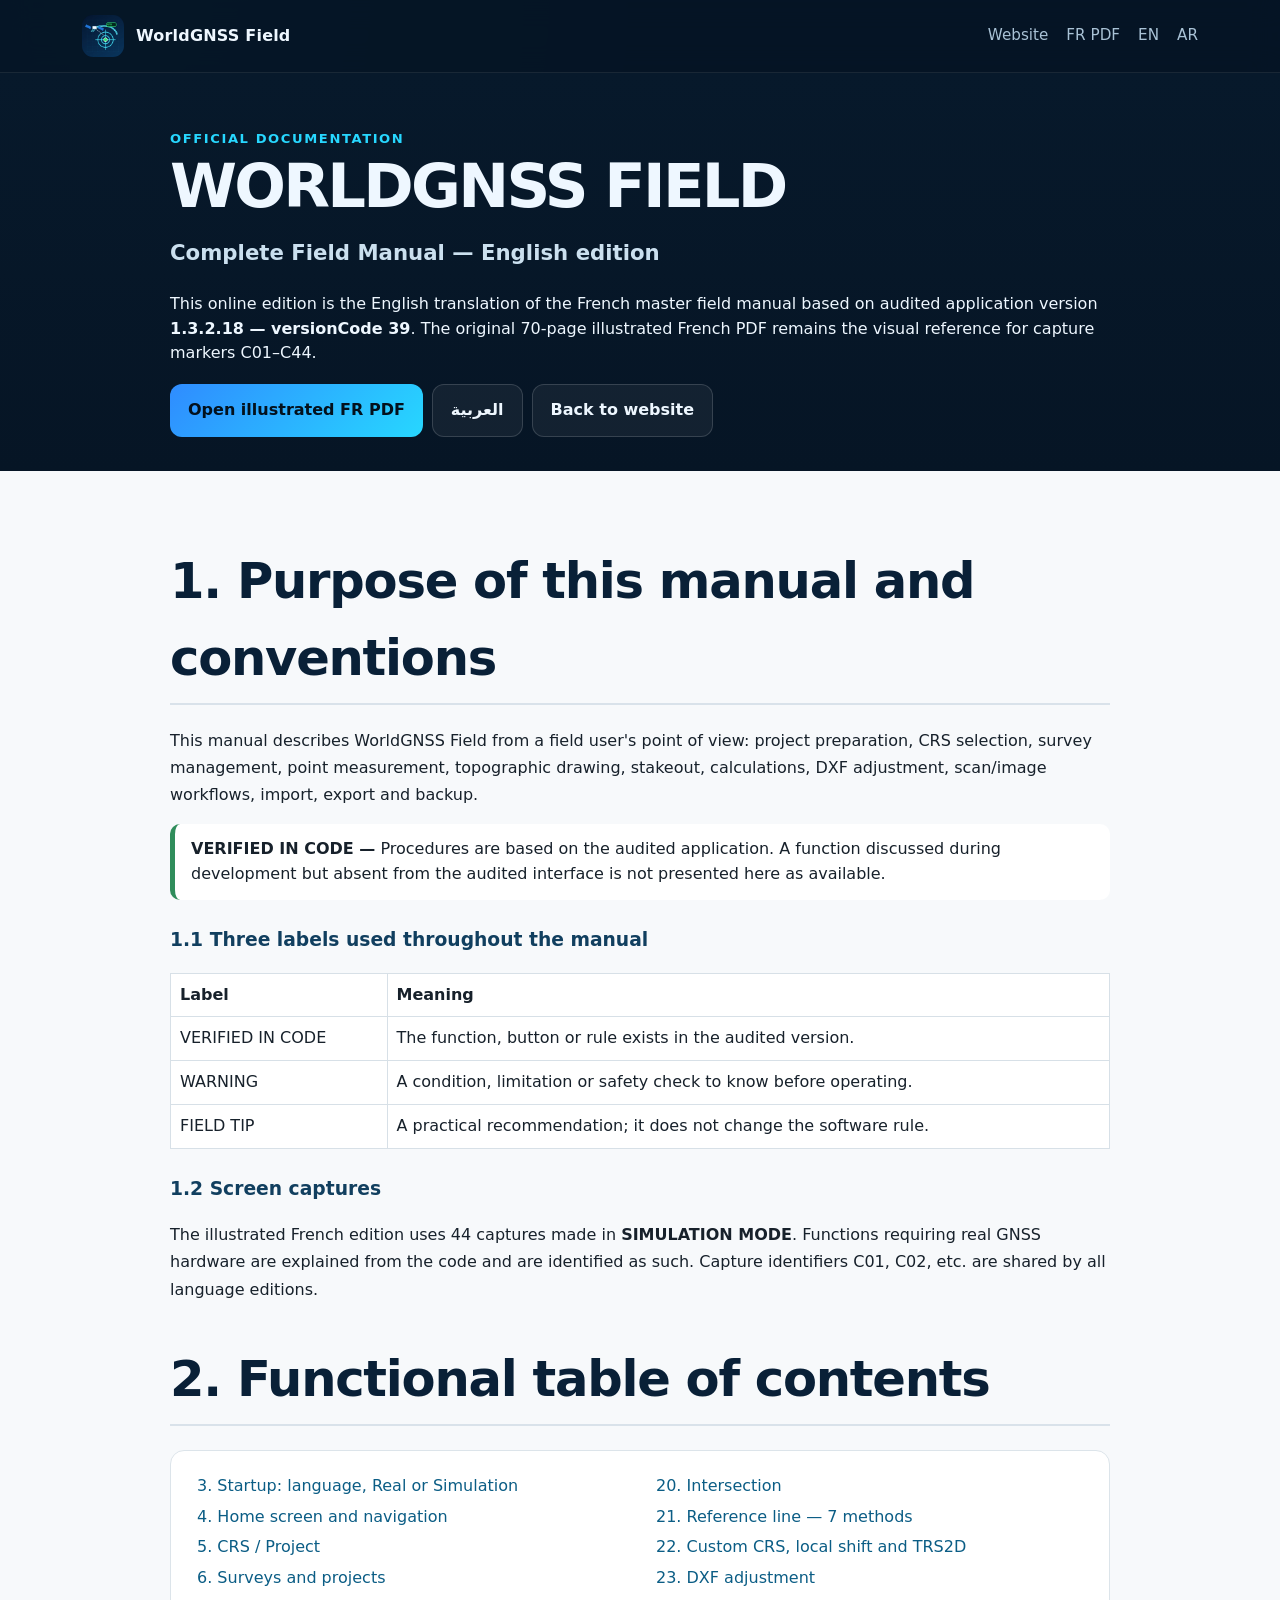
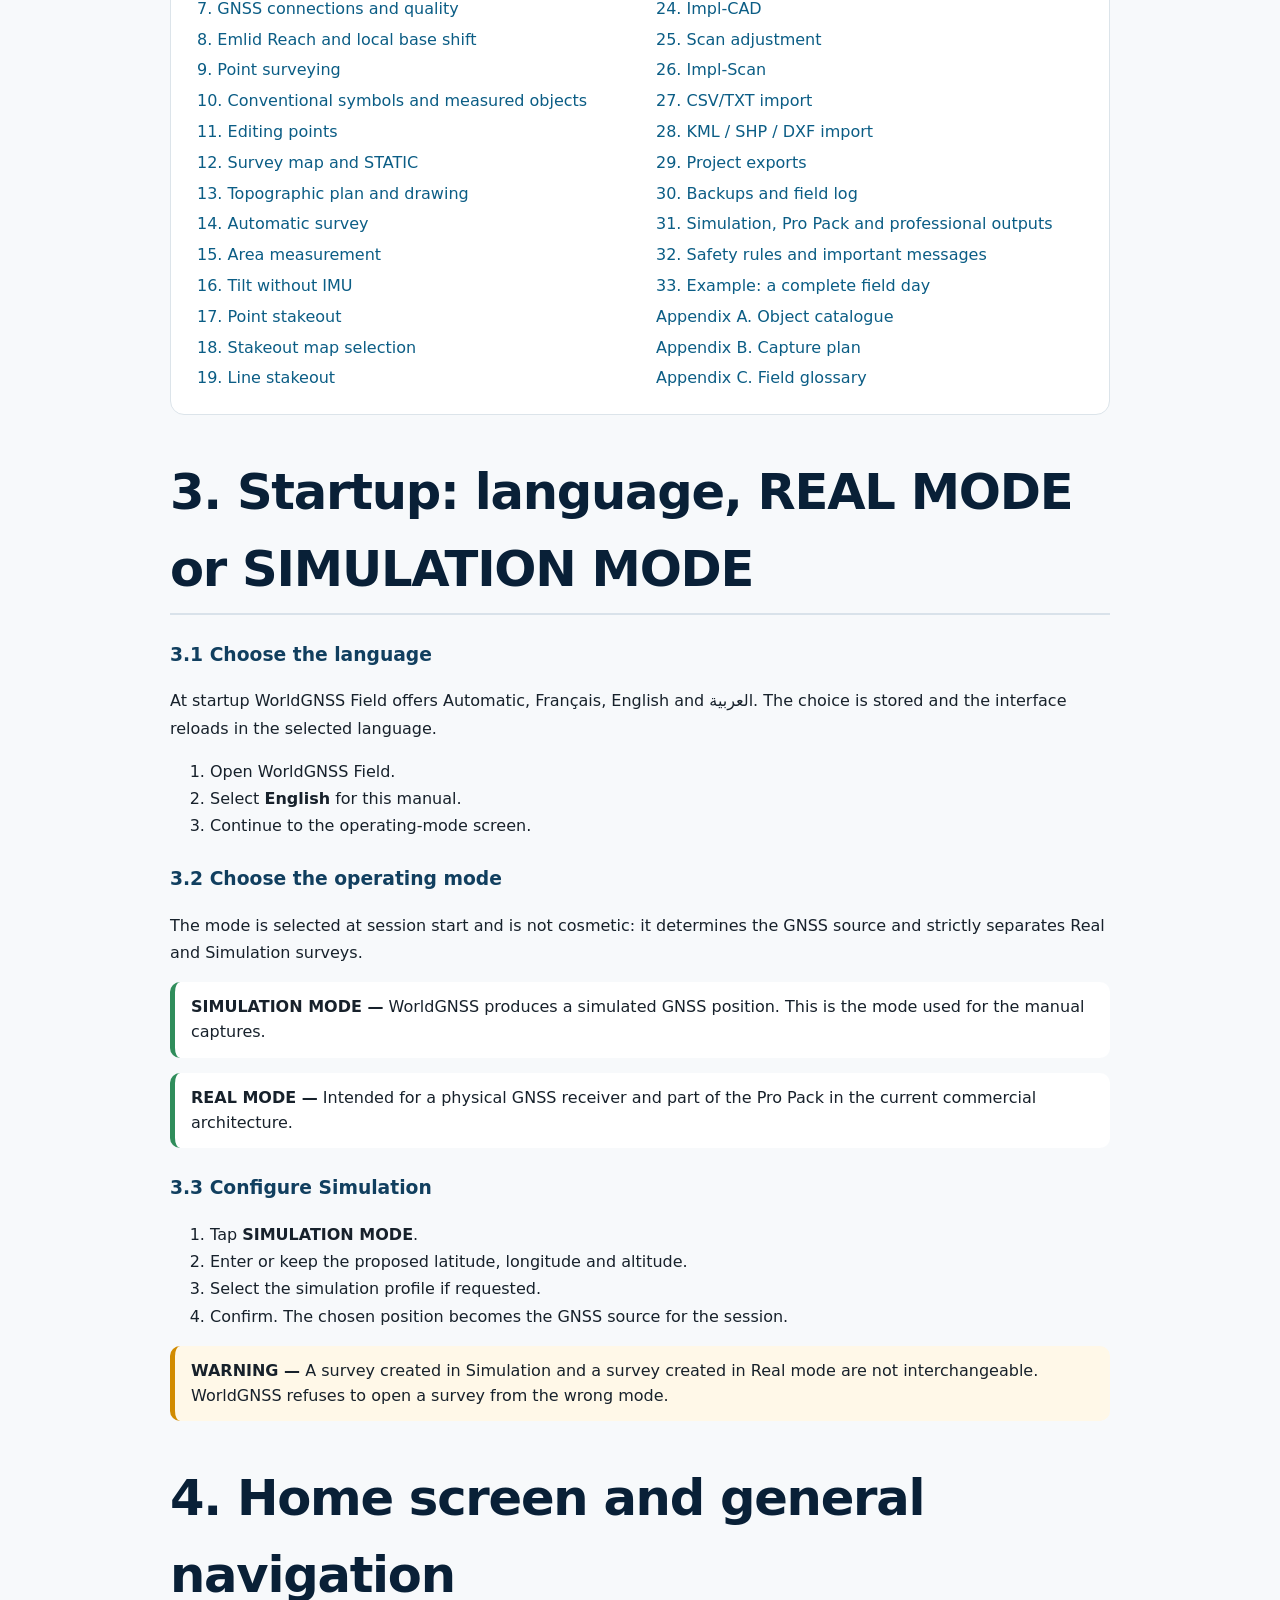
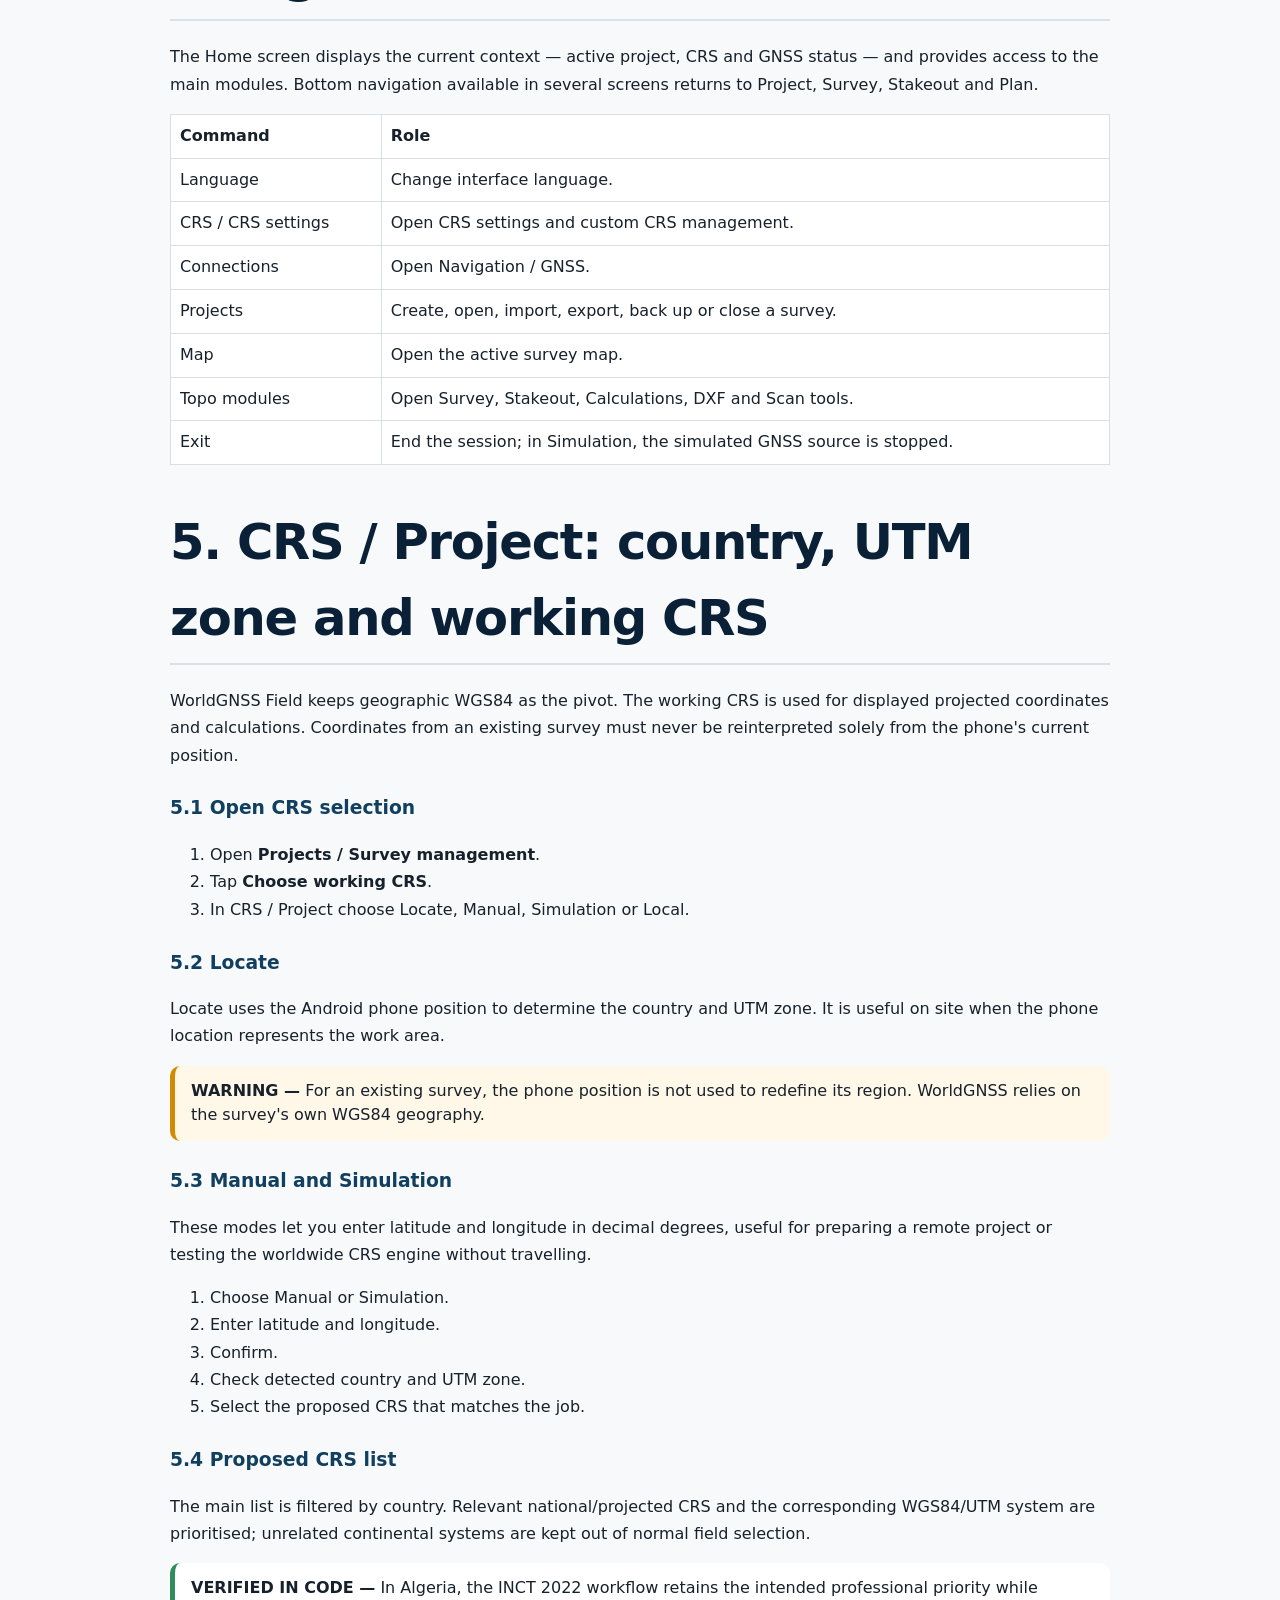
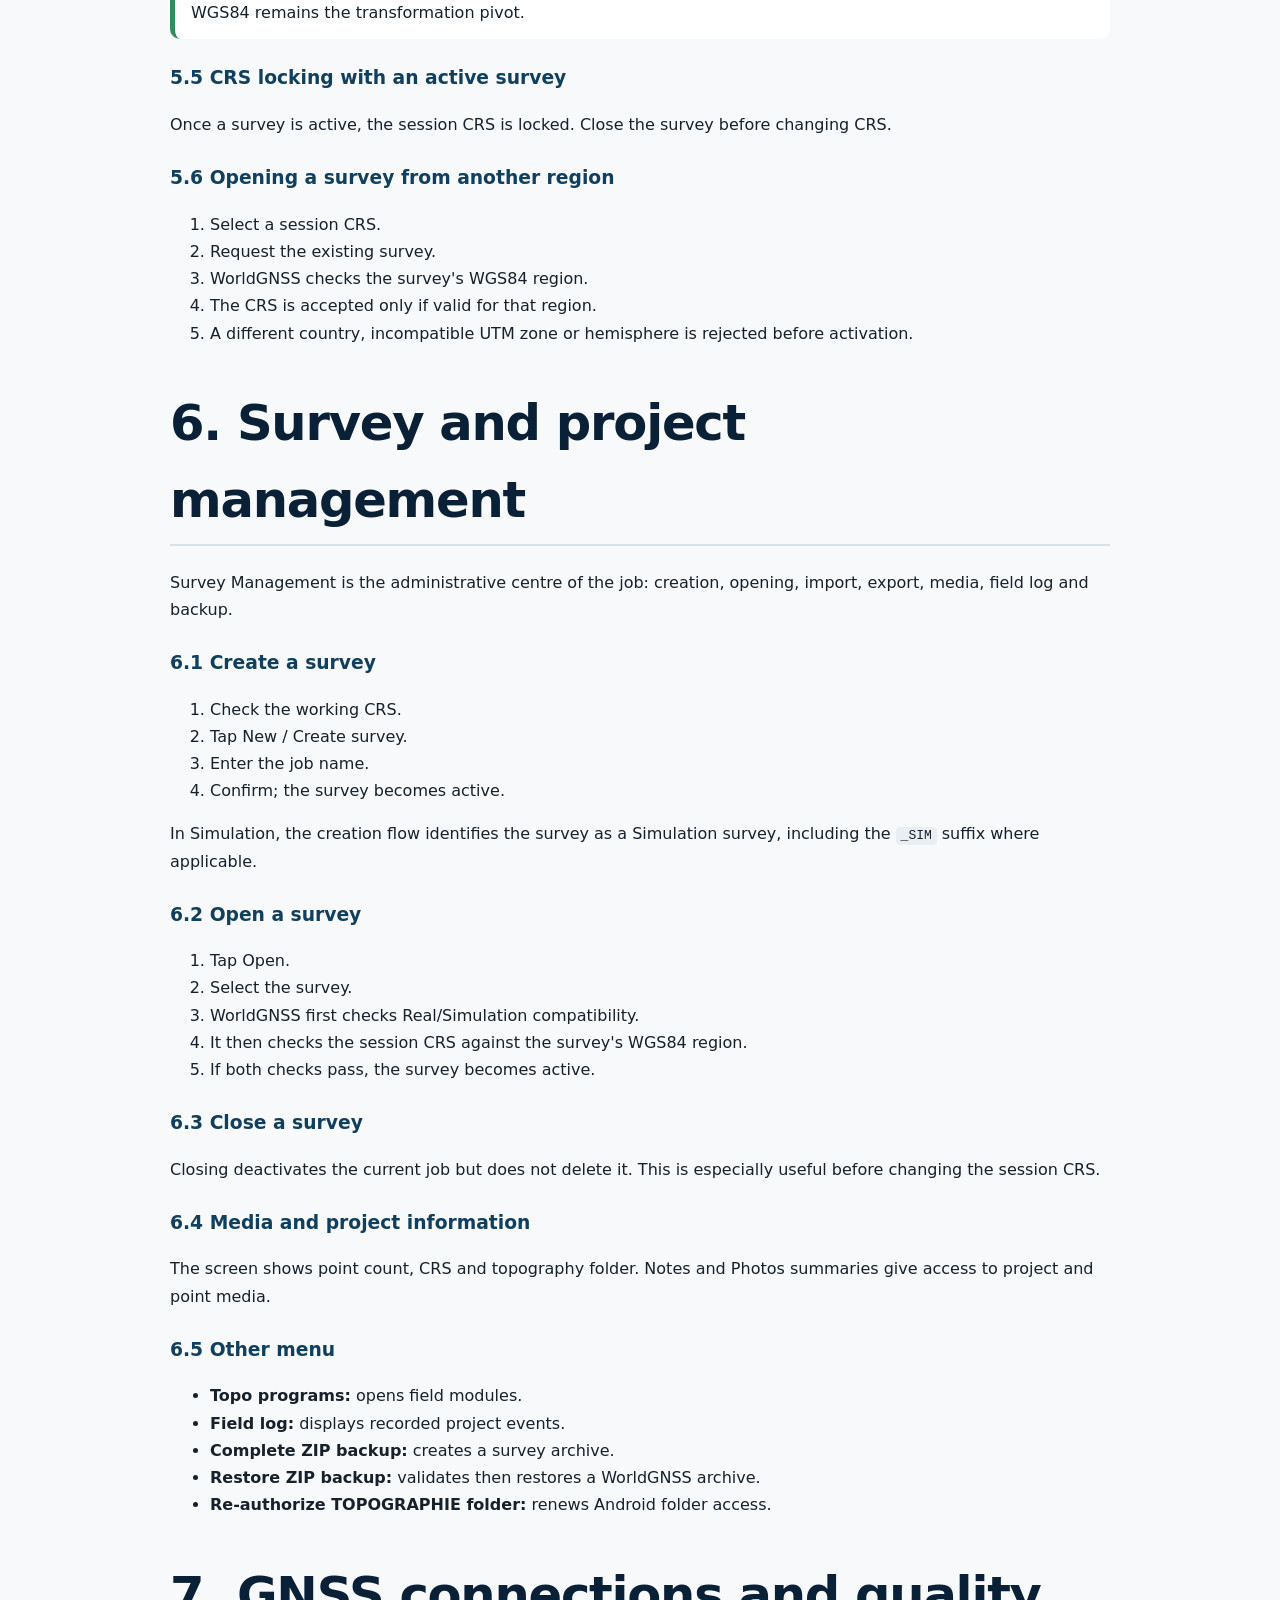
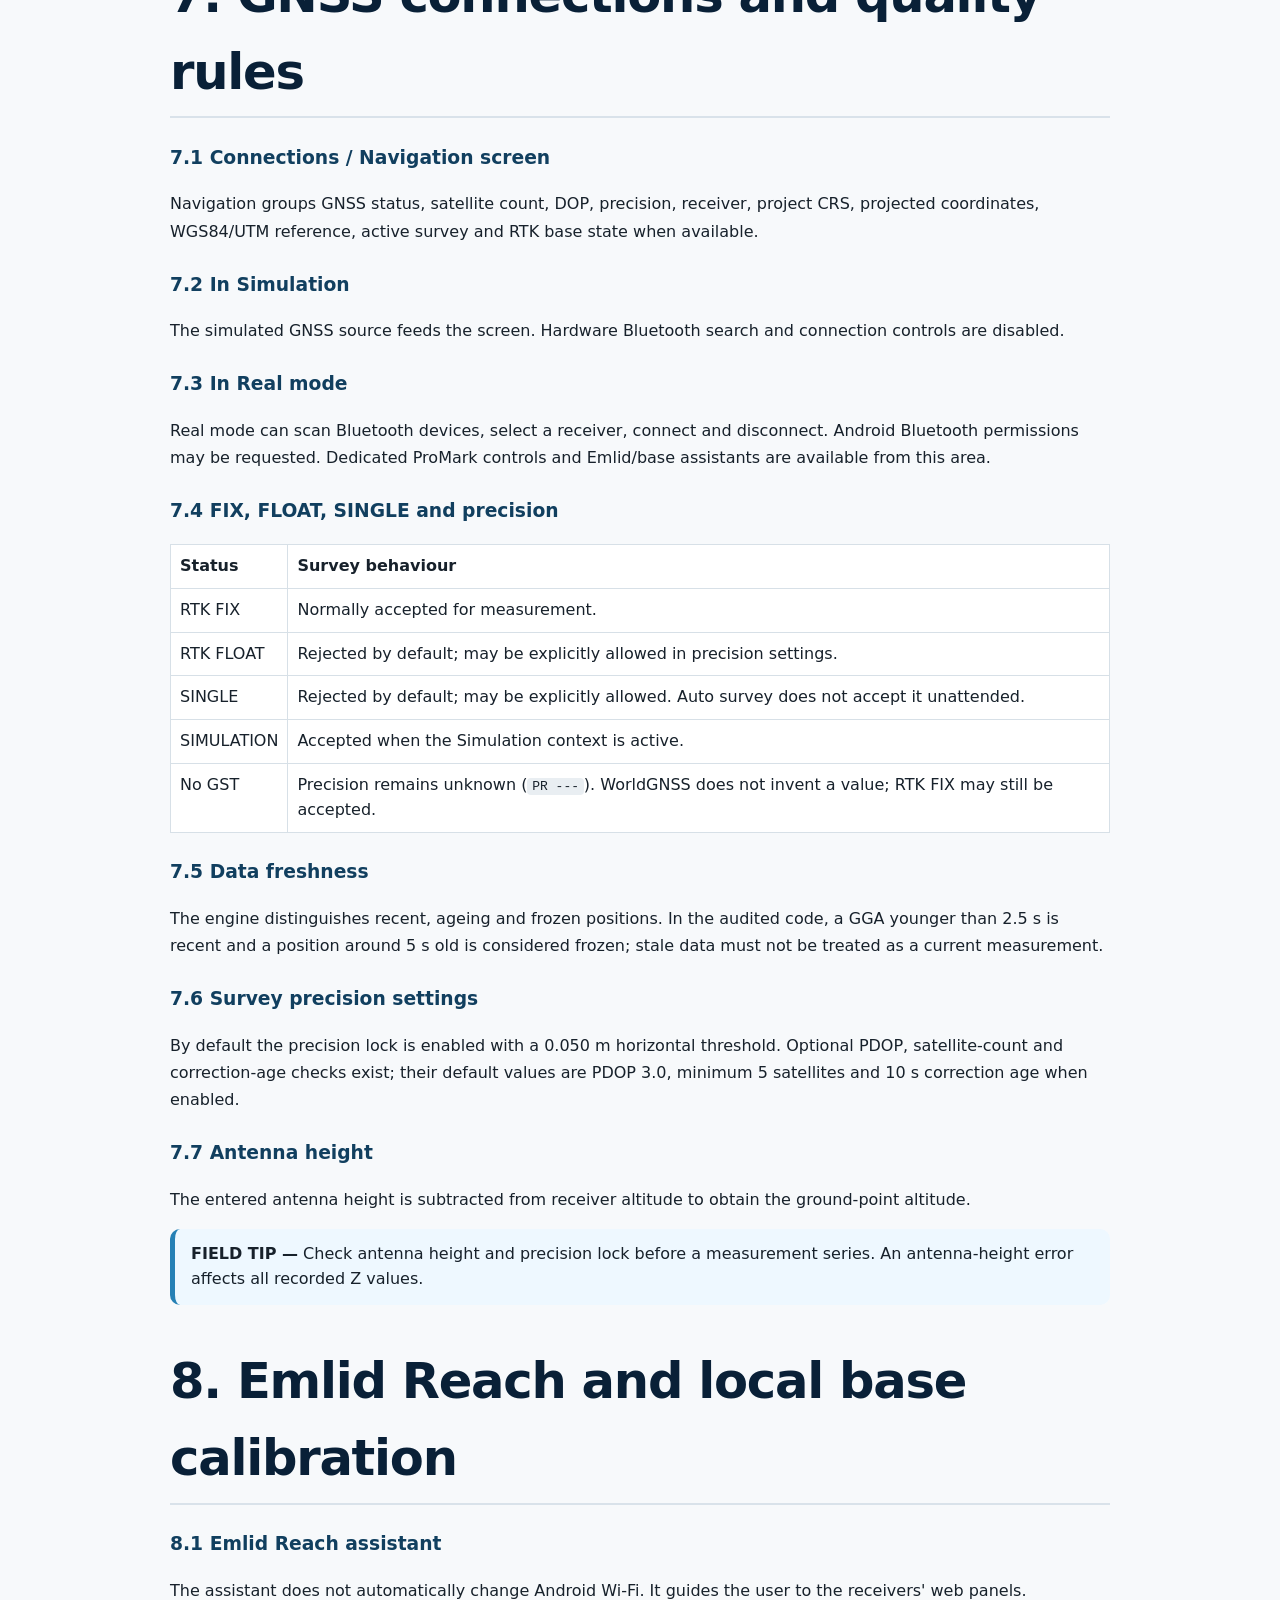
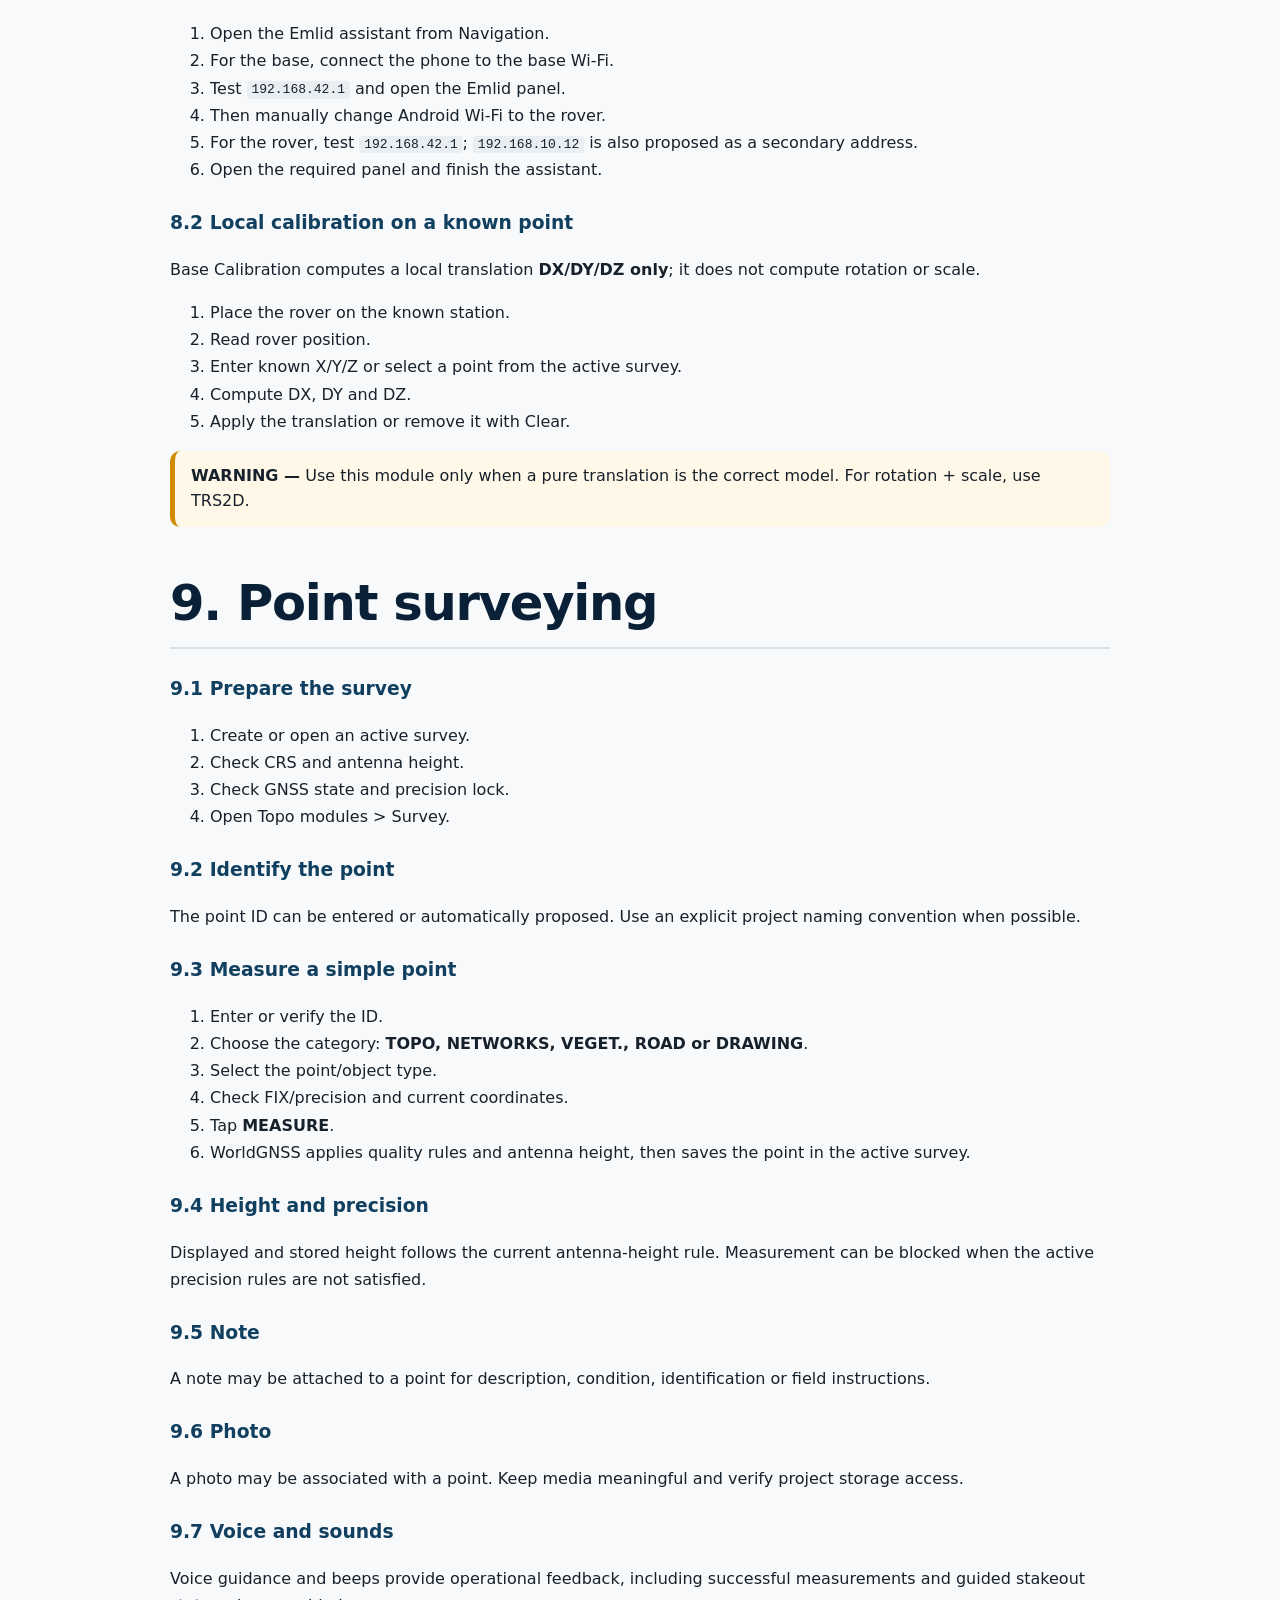
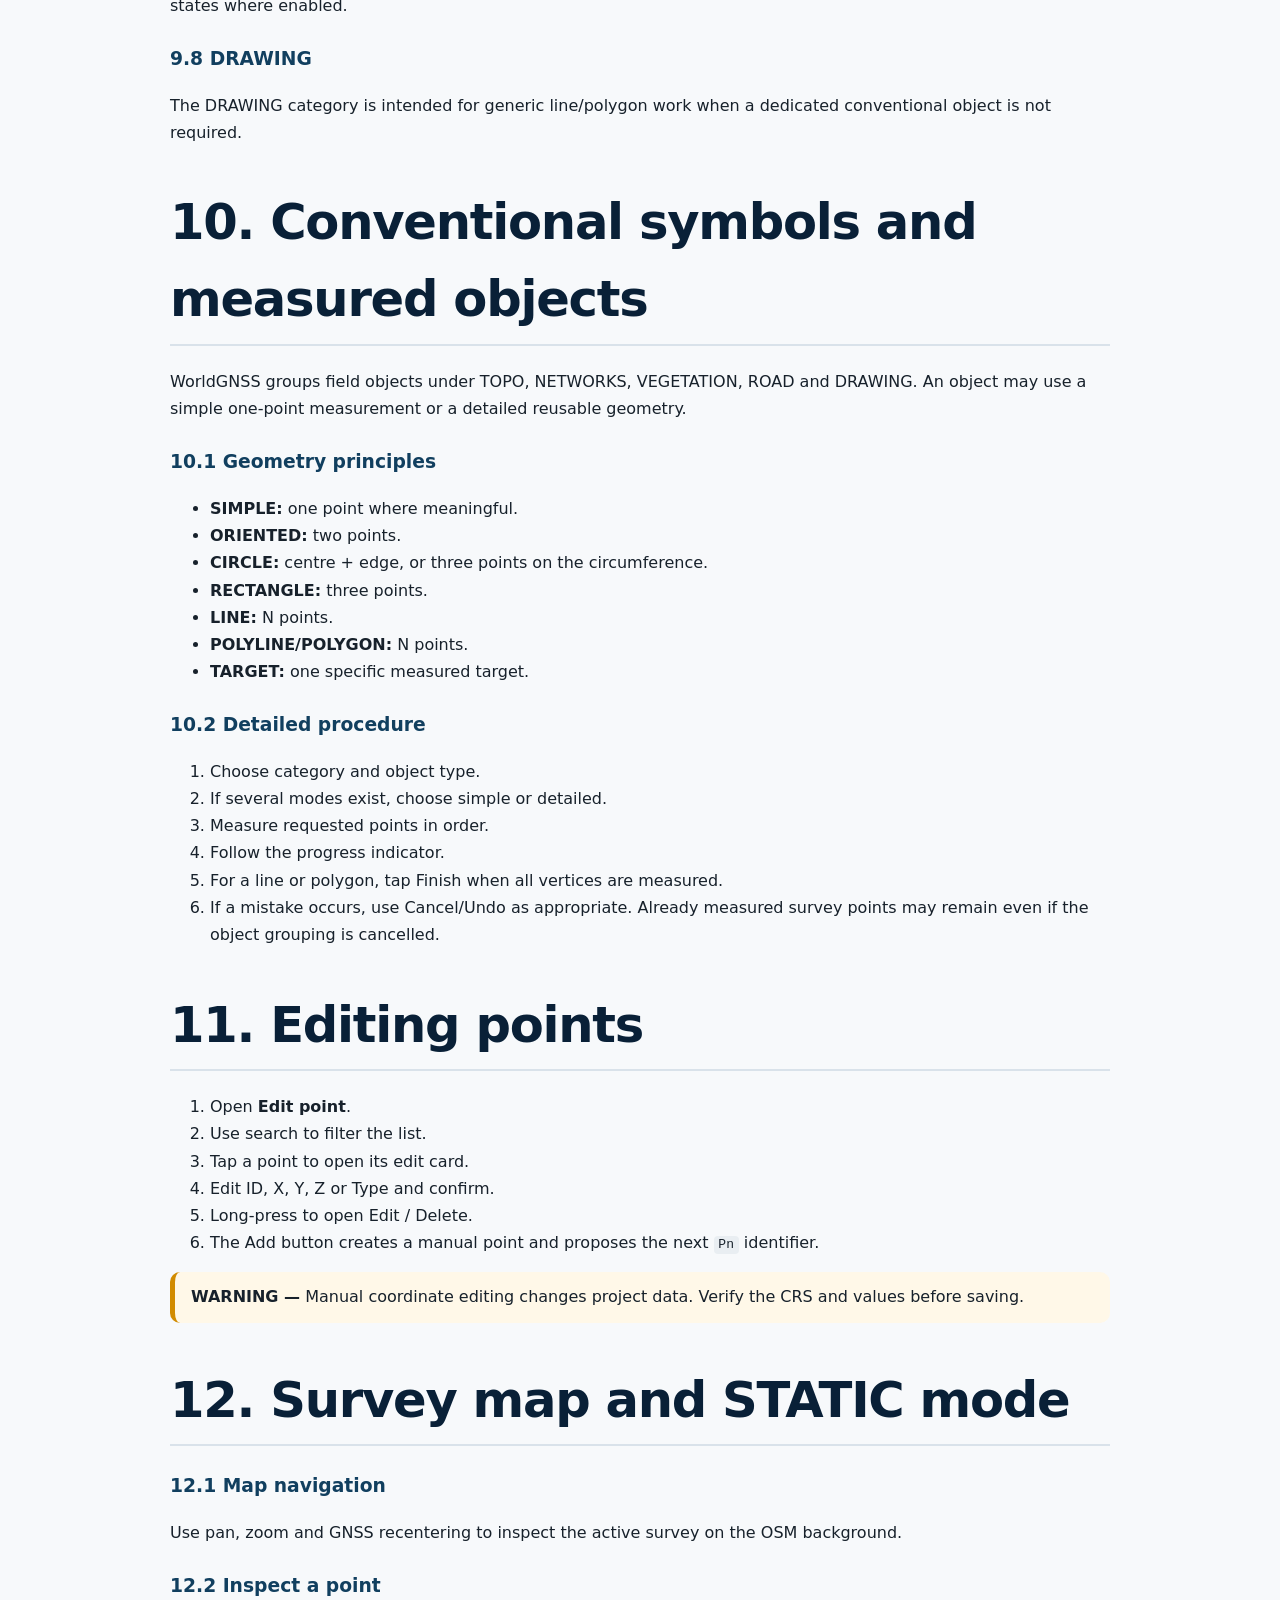
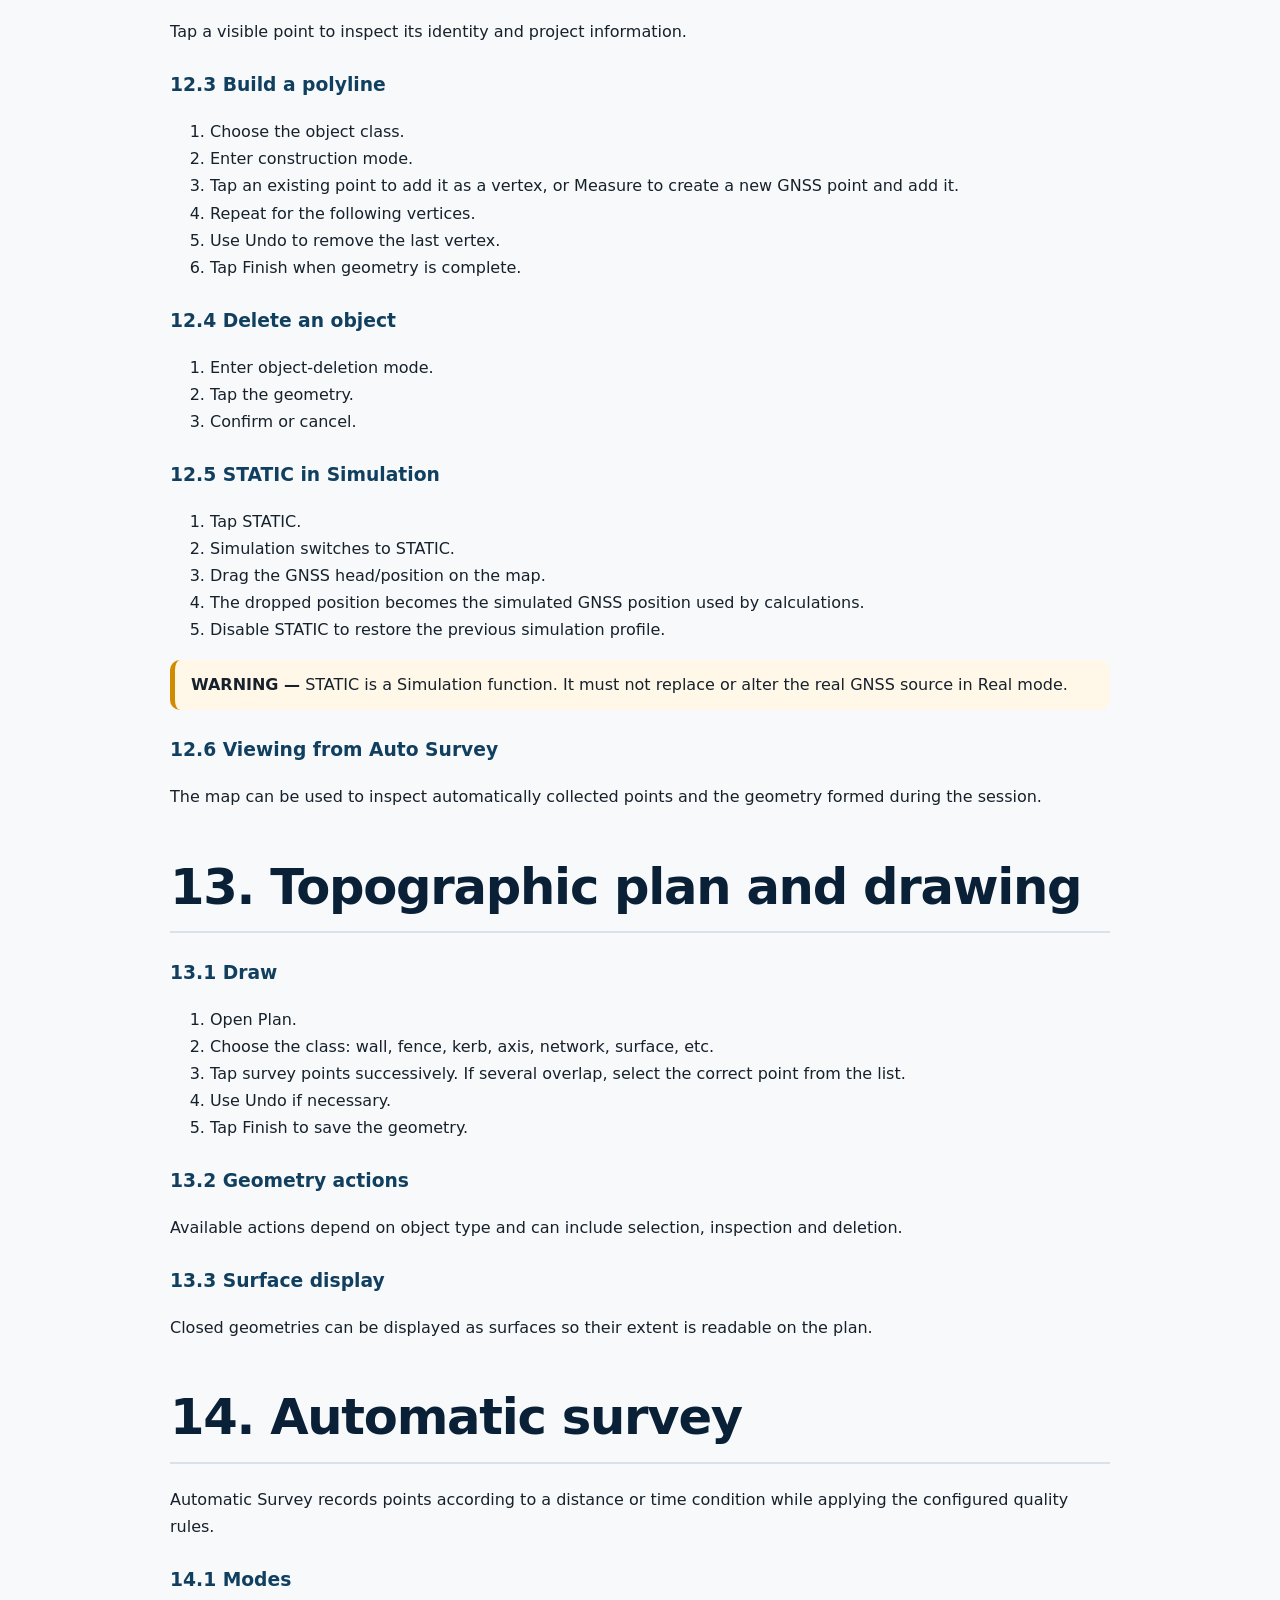
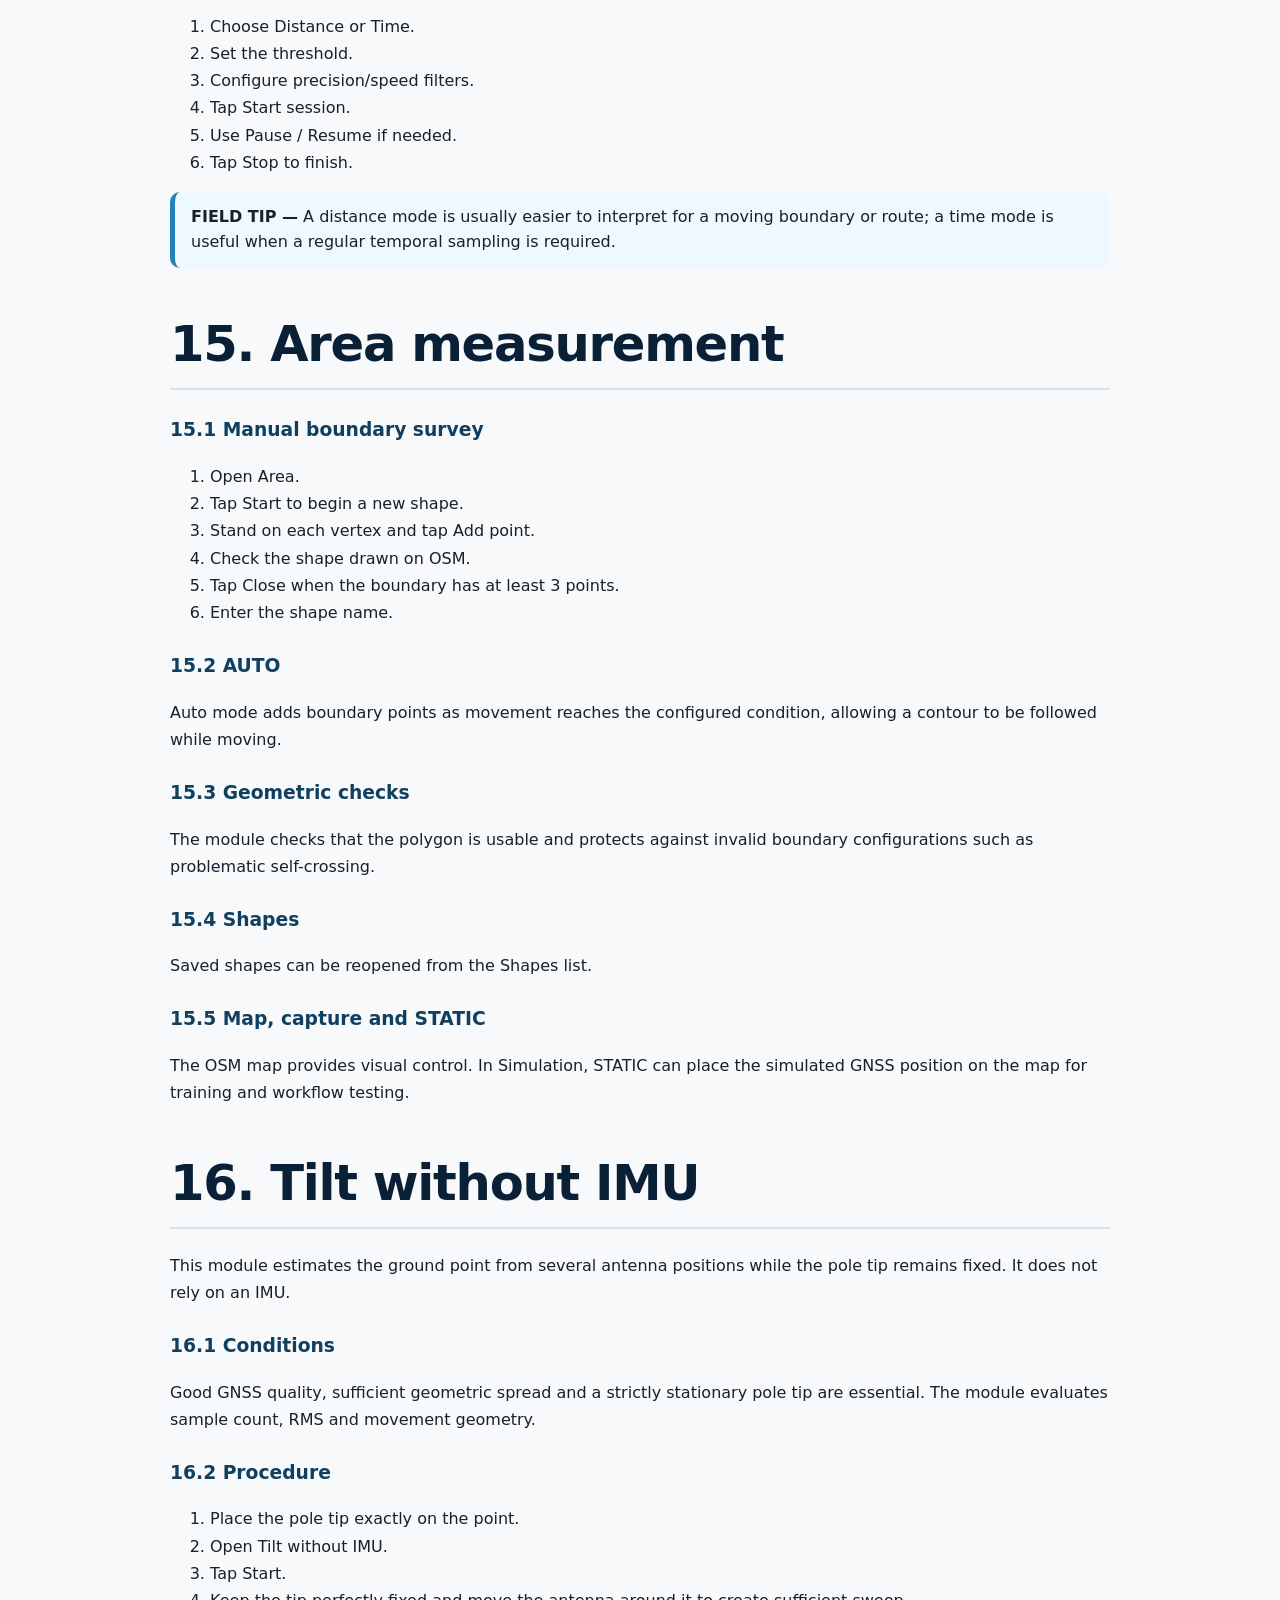
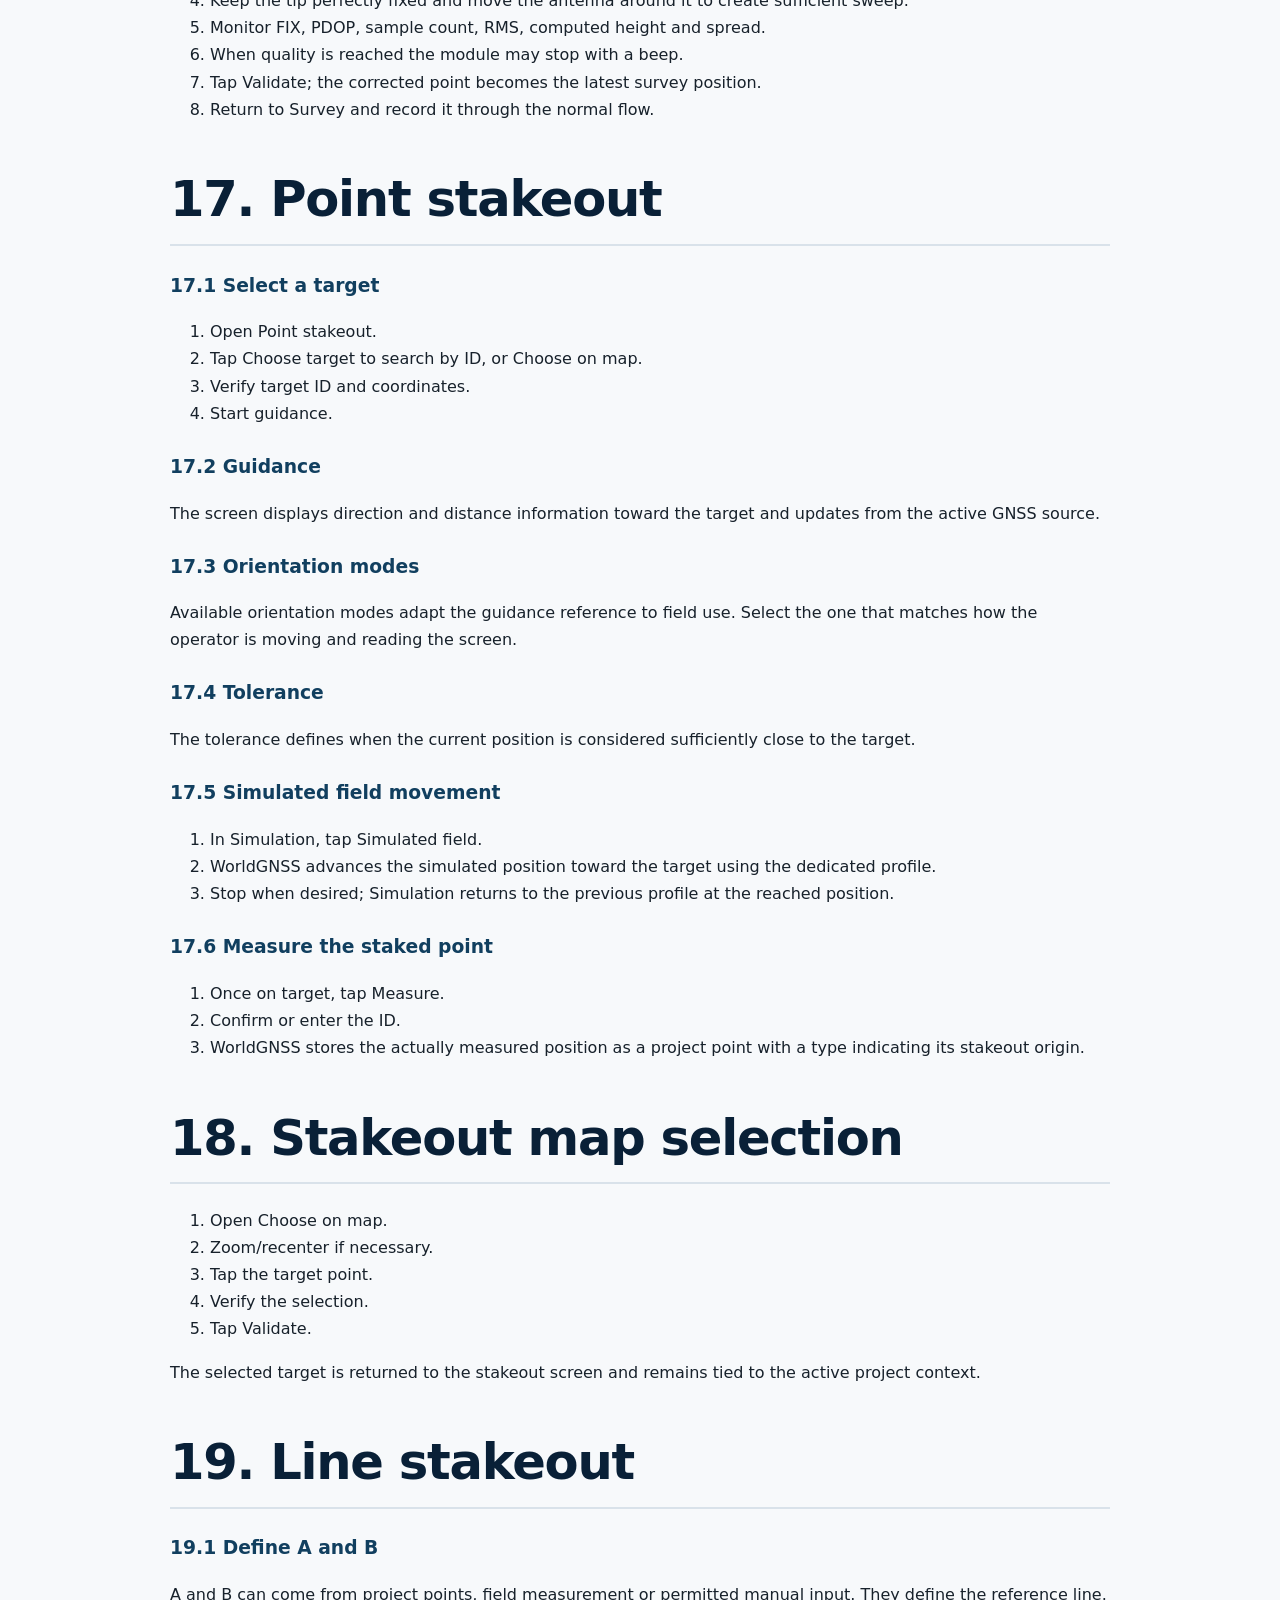
<file: manual-en.html>
<!doctype html>
<html lang="en">
<head>
  <meta charset="utf-8">
  <meta name="viewport" content="width=device-width,initial-scale=1">
  <title>WorldGNSS Field — Complete Field Manual (English)</title>
  <meta name="description" content="Complete English field manual for WorldGNSS Field: GNSS surveying, CRS, projects, stakeout, DXF, scan, imports, exports and simulation.">
  <meta name="robots" content="index,follow,max-image-preview:large">
  <meta name="theme-color" content="#061525">
  <link rel="icon" href="favicon.png">
  <link rel="stylesheet" href="assets/css/style.css">
  <link rel="alternate" hreflang="en" href="manual-en.html">
  <link rel="alternate" hreflang="fr" href="WorldGNSS_Field_Manuel_Terrain_FR_Illustre_Complet_1.1.pdf">
  <link rel="alternate" hreflang="ar" href="manual-ar.html">
  <style>
    .manual-hero{padding:56px 0 34px;background:linear-gradient(180deg,#07192b,#061525)}
    .manual-hero h1{margin:.15em 0;font-size:clamp(2rem,5vw,3.8rem)}
    .manual-wrap{max-width:980px;margin:auto;padding:0 20px}
    .manual-main{padding:34px 0 70px;background:#f7f9fb;color:#17212b}
    .manual-main h2{color:#092037;margin-top:2.4rem;border-bottom:2px solid #d9e2ea;padding-bottom:.35rem}
    .manual-main h3{color:#113f5f;margin-top:1.55rem}
    .manual-main p,.manual-main li{line-height:1.7}
    .manual-main code{background:#e9eef2;padding:.08rem .3rem;border-radius:4px}
    .toc{columns:2;column-gap:32px;background:white;border:1px solid #dce4ea;border-radius:14px;padding:20px 26px;margin:24px 0}
    .toc a{display:block;padding:3px 0;color:#0b5d85;text-decoration:none;break-inside:avoid}
    .note,.warn,.field{padding:13px 16px;border-radius:10px;margin:15px 0;background:white;border-left:5px solid #2f8d5b}
    .warn{border-left-color:#d18b00;background:#fff8e8}.field{border-left-color:#2580b5;background:#eef8ff}
    .label{font-weight:900}.toplinks{display:flex;gap:9px;flex-wrap:wrap;margin-top:18px}.toplinks a{font-weight:800}
    .compact-table{width:100%;border-collapse:collapse;background:white;margin:14px 0}.compact-table th,.compact-table td{border:1px solid #d7e0e7;padding:9px;vertical-align:top;text-align:left}
    .manual-footer{padding:24px 20px;text-align:center;background:#061525;color:#cbd8e2}.manual-footer a{color:#79e4a5}
    @media(max-width:720px){.toc{columns:1}.compact-table{font-size:.92rem}}
    @media print{.topbar,.toplinks,.manual-footer{display:none}.manual-main{background:white}.manual-main h2{break-after:avoid}}
  </style>
</head>
<body>
<header class="topbar"><div class="wrap nav">
  <a class="brand" href="index.html"><img src="assets/img/worldgnss-icon.webp" alt="WorldGNSS Field icon"><span>WorldGNSS Field</span></a>
  <nav class="navlinks" aria-label="Manual languages"><a href="index.html">Website</a><a href="WorldGNSS_Field_Manuel_Terrain_FR_Illustre_Complet_1.1.pdf">FR PDF</a><a href="manual-en.html">EN</a><a href="manual-ar.html">AR</a></nav>
</div></header>

<section class="manual-hero"><div class="manual-wrap">
  <div class="eyebrow">Official documentation</div>
  <h1>WORLDGNSS FIELD</h1>
  <p class="lead"><strong>Complete Field Manual — English edition</strong></p>
  <p>This online edition is the English translation of the French master field manual based on audited application version <strong>1.3.2.18 — versionCode 39</strong>. The original 70-page illustrated French PDF remains the visual reference for capture markers C01–C44.</p>
  <div class="toplinks"><a class="btn primary" href="WorldGNSS_Field_Manuel_Terrain_FR_Illustre_Complet_1.1.pdf" target="_blank" rel="noopener">Open illustrated FR PDF</a><a class="btn secondary" href="manual-ar.html">العربية</a><a class="btn secondary" href="index.html">Back to website</a></div>
</div></section>

<main class="manual-main"><div class="manual-wrap">
<section id="s1"><h2>1. Purpose of this manual and conventions</h2>
<p>This manual describes WorldGNSS Field from a field user's point of view: project preparation, CRS selection, survey management, point measurement, topographic drawing, stakeout, calculations, DXF adjustment, scan/image workflows, import, export and backup.</p>
<div class="note"><span class="label">VERIFIED IN CODE —</span> Procedures are based on the audited application. A function discussed during development but absent from the audited interface is not presented here as available.</div>
<h3>1.1 Three labels used throughout the manual</h3>
<table class="compact-table"><tr><th>Label</th><th>Meaning</th></tr><tr><td>VERIFIED IN CODE</td><td>The function, button or rule exists in the audited version.</td></tr><tr><td>WARNING</td><td>A condition, limitation or safety check to know before operating.</td></tr><tr><td>FIELD TIP</td><td>A practical recommendation; it does not change the software rule.</td></tr></table>
<h3>1.2 Screen captures</h3><p>The illustrated French edition uses 44 captures made in <strong>SIMULATION MODE</strong>. Functions requiring real GNSS hardware are explained from the code and are identified as such. Capture identifiers C01, C02, etc. are shared by all language editions.</p></section>

<section id="s2"><h2>2. Functional table of contents</h2><div class="toc">
<a href="#s3">3. Startup: language, Real or Simulation</a><a href="#s4">4. Home screen and navigation</a><a href="#s5">5. CRS / Project</a><a href="#s6">6. Surveys and projects</a><a href="#s7">7. GNSS connections and quality</a><a href="#s8">8. Emlid Reach and local base shift</a><a href="#s9">9. Point surveying</a><a href="#s10">10. Conventional symbols and measured objects</a><a href="#s11">11. Editing points</a><a href="#s12">12. Survey map and STATIC</a><a href="#s13">13. Topographic plan and drawing</a><a href="#s14">14. Automatic survey</a><a href="#s15">15. Area measurement</a><a href="#s16">16. Tilt without IMU</a><a href="#s17">17. Point stakeout</a><a href="#s18">18. Stakeout map selection</a><a href="#s19">19. Line stakeout</a><a href="#s20">20. Intersection</a><a href="#s21">21. Reference line — 7 methods</a><a href="#s22">22. Custom CRS, local shift and TRS2D</a><a href="#s23">23. DXF adjustment</a><a href="#s24">24. Impl-CAD</a><a href="#s25">25. Scan adjustment</a><a href="#s26">26. Impl-Scan</a><a href="#s27">27. CSV/TXT import</a><a href="#s28">28. KML / SHP / DXF import</a><a href="#s29">29. Project exports</a><a href="#s30">30. Backups and field log</a><a href="#s31">31. Simulation, Pro Pack and professional outputs</a><a href="#s32">32. Safety rules and important messages</a><a href="#s33">33. Example: a complete field day</a><a href="#a">Appendix A. Object catalogue</a><a href="#b">Appendix B. Capture plan</a><a href="#c">Appendix C. Field glossary</a>
</div></section>

<section id="s3"><h2>3. Startup: language, REAL MODE or SIMULATION MODE</h2>
<h3>3.1 Choose the language</h3><p>At startup WorldGNSS Field offers Automatic, Français, English and العربية. The choice is stored and the interface reloads in the selected language.</p><ol><li>Open WorldGNSS Field.</li><li>Select <strong>English</strong> for this manual.</li><li>Continue to the operating-mode screen.</li></ol>
<h3>3.2 Choose the operating mode</h3><p>The mode is selected at session start and is not cosmetic: it determines the GNSS source and strictly separates Real and Simulation surveys.</p><div class="note"><span class="label">SIMULATION MODE —</span> WorldGNSS produces a simulated GNSS position. This is the mode used for the manual captures.</div><div class="note"><span class="label">REAL MODE —</span> Intended for a physical GNSS receiver and part of the Pro Pack in the current commercial architecture.</div>
<h3>3.3 Configure Simulation</h3><ol><li>Tap <strong>SIMULATION MODE</strong>.</li><li>Enter or keep the proposed latitude, longitude and altitude.</li><li>Select the simulation profile if requested.</li><li>Confirm. The chosen position becomes the GNSS source for the session.</li></ol><div class="warn"><span class="label">WARNING —</span> A survey created in Simulation and a survey created in Real mode are not interchangeable. WorldGNSS refuses to open a survey from the wrong mode.</div></section>

<section id="s4"><h2>4. Home screen and general navigation</h2><p>The Home screen displays the current context — active project, CRS and GNSS status — and provides access to the main modules. Bottom navigation available in several screens returns to Project, Survey, Stakeout and Plan.</p>
<table class="compact-table"><tr><th>Command</th><th>Role</th></tr><tr><td>Language</td><td>Change interface language.</td></tr><tr><td>CRS / CRS settings</td><td>Open CRS settings and custom CRS management.</td></tr><tr><td>Connections</td><td>Open Navigation / GNSS.</td></tr><tr><td>Projects</td><td>Create, open, import, export, back up or close a survey.</td></tr><tr><td>Map</td><td>Open the active survey map.</td></tr><tr><td>Topo modules</td><td>Open Survey, Stakeout, Calculations, DXF and Scan tools.</td></tr><tr><td>Exit</td><td>End the session; in Simulation, the simulated GNSS source is stopped.</td></tr></table></section>

<section id="s5"><h2>5. CRS / Project: country, UTM zone and working CRS</h2><p>WorldGNSS Field keeps geographic WGS84 as the pivot. The working CRS is used for displayed projected coordinates and calculations. Coordinates from an existing survey must never be reinterpreted solely from the phone's current position.</p>
<h3>5.1 Open CRS selection</h3><ol><li>Open <strong>Projects / Survey management</strong>.</li><li>Tap <strong>Choose working CRS</strong>.</li><li>In CRS / Project choose Locate, Manual, Simulation or Local.</li></ol>
<h3>5.2 Locate</h3><p>Locate uses the Android phone position to determine the country and UTM zone. It is useful on site when the phone location represents the work area.</p><div class="warn"><span class="label">WARNING —</span> For an existing survey, the phone position is not used to redefine its region. WorldGNSS relies on the survey's own WGS84 geography.</div>
<h3>5.3 Manual and Simulation</h3><p>These modes let you enter latitude and longitude in decimal degrees, useful for preparing a remote project or testing the worldwide CRS engine without travelling.</p><ol><li>Choose Manual or Simulation.</li><li>Enter latitude and longitude.</li><li>Confirm.</li><li>Check detected country and UTM zone.</li><li>Select the proposed CRS that matches the job.</li></ol>
<h3>5.4 Proposed CRS list</h3><p>The main list is filtered by country. Relevant national/projected CRS and the corresponding WGS84/UTM system are prioritised; unrelated continental systems are kept out of normal field selection.</p><div class="note"><span class="label">VERIFIED IN CODE —</span> In Algeria, the INCT 2022 workflow retains the intended professional priority while WGS84 remains the transformation pivot.</div>
<h3>5.5 CRS locking with an active survey</h3><p>Once a survey is active, the session CRS is locked. Close the survey before changing CRS.</p>
<h3>5.6 Opening a survey from another region</h3><ol><li>Select a session CRS.</li><li>Request the existing survey.</li><li>WorldGNSS checks the survey's WGS84 region.</li><li>The CRS is accepted only if valid for that region.</li><li>A different country, incompatible UTM zone or hemisphere is rejected before activation.</li></ol></section>

<section id="s6"><h2>6. Survey and project management</h2><p>Survey Management is the administrative centre of the job: creation, opening, import, export, media, field log and backup.</p>
<h3>6.1 Create a survey</h3><ol><li>Check the working CRS.</li><li>Tap New / Create survey.</li><li>Enter the job name.</li><li>Confirm; the survey becomes active.</li></ol><p>In Simulation, the creation flow identifies the survey as a Simulation survey, including the <code>_SIM</code> suffix where applicable.</p>
<h3>6.2 Open a survey</h3><ol><li>Tap Open.</li><li>Select the survey.</li><li>WorldGNSS first checks Real/Simulation compatibility.</li><li>It then checks the session CRS against the survey's WGS84 region.</li><li>If both checks pass, the survey becomes active.</li></ol>
<h3>6.3 Close a survey</h3><p>Closing deactivates the current job but does not delete it. This is especially useful before changing the session CRS.</p>
<h3>6.4 Media and project information</h3><p>The screen shows point count, CRS and topography folder. Notes and Photos summaries give access to project and point media.</p>
<h3>6.5 Other menu</h3><ul><li><strong>Topo programs:</strong> opens field modules.</li><li><strong>Field log:</strong> displays recorded project events.</li><li><strong>Complete ZIP backup:</strong> creates a survey archive.</li><li><strong>Restore ZIP backup:</strong> validates then restores a WorldGNSS archive.</li><li><strong>Re-authorize TOPOGRAPHIE folder:</strong> renews Android folder access.</li></ul></section>

<section id="s7"><h2>7. GNSS connections and quality rules</h2>
<h3>7.1 Connections / Navigation screen</h3><p>Navigation groups GNSS status, satellite count, DOP, precision, receiver, project CRS, projected coordinates, WGS84/UTM reference, active survey and RTK base state when available.</p>
<h3>7.2 In Simulation</h3><p>The simulated GNSS source feeds the screen. Hardware Bluetooth search and connection controls are disabled.</p>
<h3>7.3 In Real mode</h3><p>Real mode can scan Bluetooth devices, select a receiver, connect and disconnect. Android Bluetooth permissions may be requested. Dedicated ProMark controls and Emlid/base assistants are available from this area.</p>
<h3>7.4 FIX, FLOAT, SINGLE and precision</h3><table class="compact-table"><tr><th>Status</th><th>Survey behaviour</th></tr><tr><td>RTK FIX</td><td>Normally accepted for measurement.</td></tr><tr><td>RTK FLOAT</td><td>Rejected by default; may be explicitly allowed in precision settings.</td></tr><tr><td>SINGLE</td><td>Rejected by default; may be explicitly allowed. Auto survey does not accept it unattended.</td></tr><tr><td>SIMULATION</td><td>Accepted when the Simulation context is active.</td></tr><tr><td>No GST</td><td>Precision remains unknown (<code>PR ---</code>). WorldGNSS does not invent a value; RTK FIX may still be accepted.</td></tr></table>
<h3>7.5 Data freshness</h3><p>The engine distinguishes recent, ageing and frozen positions. In the audited code, a GGA younger than 2.5 s is recent and a position around 5 s old is considered frozen; stale data must not be treated as a current measurement.</p>
<h3>7.6 Survey precision settings</h3><p>By default the precision lock is enabled with a 0.050 m horizontal threshold. Optional PDOP, satellite-count and correction-age checks exist; their default values are PDOP 3.0, minimum 5 satellites and 10 s correction age when enabled.</p>
<h3>7.7 Antenna height</h3><p>The entered antenna height is subtracted from receiver altitude to obtain the ground-point altitude.</p><div class="field"><span class="label">FIELD TIP —</span> Check antenna height and precision lock before a measurement series. An antenna-height error affects all recorded Z values.</div></section>

<section id="s8"><h2>8. Emlid Reach and local base calibration</h2>
<h3>8.1 Emlid Reach assistant</h3><p>The assistant does not automatically change Android Wi‑Fi. It guides the user to the receivers' web panels.</p><ol><li>Open the Emlid assistant from Navigation.</li><li>For the base, connect the phone to the base Wi‑Fi.</li><li>Test <code>192.168.42.1</code> and open the Emlid panel.</li><li>Then manually change Android Wi‑Fi to the rover.</li><li>For the rover, test <code>192.168.42.1</code>; <code>192.168.10.12</code> is also proposed as a secondary address.</li><li>Open the required panel and finish the assistant.</li></ol>
<h3>8.2 Local calibration on a known point</h3><p>Base Calibration computes a local translation <strong>DX/DY/DZ only</strong>; it does not compute rotation or scale.</p><ol><li>Place the rover on the known station.</li><li>Read rover position.</li><li>Enter known X/Y/Z or select a point from the active survey.</li><li>Compute DX, DY and DZ.</li><li>Apply the translation or remove it with Clear.</li></ol><div class="warn"><span class="label">WARNING —</span> Use this module only when a pure translation is the correct model. For rotation + scale, use TRS2D.</div></section>

<section id="s9"><h2>9. Point surveying</h2>
<h3>9.1 Prepare the survey</h3><ol><li>Create or open an active survey.</li><li>Check CRS and antenna height.</li><li>Check GNSS state and precision lock.</li><li>Open Topo modules &gt; Survey.</li></ol>
<h3>9.2 Identify the point</h3><p>The point ID can be entered or automatically proposed. Use an explicit project naming convention when possible.</p>
<h3>9.3 Measure a simple point</h3><ol><li>Enter or verify the ID.</li><li>Choose the category: <strong>TOPO, NETWORKS, VEGET., ROAD or DRAWING</strong>.</li><li>Select the point/object type.</li><li>Check FIX/precision and current coordinates.</li><li>Tap <strong>MEASURE</strong>.</li><li>WorldGNSS applies quality rules and antenna height, then saves the point in the active survey.</li></ol>
<h3>9.4 Height and precision</h3><p>Displayed and stored height follows the current antenna-height rule. Measurement can be blocked when the active precision rules are not satisfied.</p>
<h3>9.5 Note</h3><p>A note may be attached to a point for description, condition, identification or field instructions.</p>
<h3>9.6 Photo</h3><p>A photo may be associated with a point. Keep media meaningful and verify project storage access.</p>
<h3>9.7 Voice and sounds</h3><p>Voice guidance and beeps provide operational feedback, including successful measurements and guided stakeout states where enabled.</p>
<h3>9.8 DRAWING</h3><p>The DRAWING category is intended for generic line/polygon work when a dedicated conventional object is not required.</p></section>

<section id="s10"><h2>10. Conventional symbols and measured objects</h2><p>WorldGNSS groups field objects under TOPO, NETWORKS, VEGETATION, ROAD and DRAWING. An object may use a simple one-point measurement or a detailed reusable geometry.</p>
<h3>10.1 Geometry principles</h3><ul><li><strong>SIMPLE:</strong> one point where meaningful.</li><li><strong>ORIENTED:</strong> two points.</li><li><strong>CIRCLE:</strong> centre + edge, or three points on the circumference.</li><li><strong>RECTANGLE:</strong> three points.</li><li><strong>LINE:</strong> N points.</li><li><strong>POLYLINE/POLYGON:</strong> N points.</li><li><strong>TARGET:</strong> one specific measured target.</li></ul>
<h3>10.2 Detailed procedure</h3><ol><li>Choose category and object type.</li><li>If several modes exist, choose simple or detailed.</li><li>Measure requested points in order.</li><li>Follow the progress indicator.</li><li>For a line or polygon, tap Finish when all vertices are measured.</li><li>If a mistake occurs, use Cancel/Undo as appropriate. Already measured survey points may remain even if the object grouping is cancelled.</li></ol></section>

<section id="s11"><h2>11. Editing points</h2><ol><li>Open <strong>Edit point</strong>.</li><li>Use search to filter the list.</li><li>Tap a point to open its edit card.</li><li>Edit ID, X, Y, Z or Type and confirm.</li><li>Long-press to open Edit / Delete.</li><li>The Add button creates a manual point and proposes the next <code>Pn</code> identifier.</li></ol><div class="warn"><span class="label">WARNING —</span> Manual coordinate editing changes project data. Verify the CRS and values before saving.</div></section>

<section id="s12"><h2>12. Survey map and STATIC mode</h2>
<h3>12.1 Map navigation</h3><p>Use pan, zoom and GNSS recentering to inspect the active survey on the OSM background.</p>
<h3>12.2 Inspect a point</h3><p>Tap a visible point to inspect its identity and project information.</p>
<h3>12.3 Build a polyline</h3><ol><li>Choose the object class.</li><li>Enter construction mode.</li><li>Tap an existing point to add it as a vertex, or Measure to create a new GNSS point and add it.</li><li>Repeat for the following vertices.</li><li>Use Undo to remove the last vertex.</li><li>Tap Finish when geometry is complete.</li></ol>
<h3>12.4 Delete an object</h3><ol><li>Enter object-deletion mode.</li><li>Tap the geometry.</li><li>Confirm or cancel.</li></ol>
<h3>12.5 STATIC in Simulation</h3><ol><li>Tap STATIC.</li><li>Simulation switches to STATIC.</li><li>Drag the GNSS head/position on the map.</li><li>The dropped position becomes the simulated GNSS position used by calculations.</li><li>Disable STATIC to restore the previous simulation profile.</li></ol><div class="warn"><span class="label">WARNING —</span> STATIC is a Simulation function. It must not replace or alter the real GNSS source in Real mode.</div>
<h3>12.6 Viewing from Auto Survey</h3><p>The map can be used to inspect automatically collected points and the geometry formed during the session.</p></section>

<section id="s13"><h2>13. Topographic plan and drawing</h2>
<h3>13.1 Draw</h3><ol><li>Open Plan.</li><li>Choose the class: wall, fence, kerb, axis, network, surface, etc.</li><li>Tap survey points successively. If several overlap, select the correct point from the list.</li><li>Use Undo if necessary.</li><li>Tap Finish to save the geometry.</li></ol>
<h3>13.2 Geometry actions</h3><p>Available actions depend on object type and can include selection, inspection and deletion.</p>
<h3>13.3 Surface display</h3><p>Closed geometries can be displayed as surfaces so their extent is readable on the plan.</p></section>

<section id="s14"><h2>14. Automatic survey</h2><p>Automatic Survey records points according to a distance or time condition while applying the configured quality rules.</p>
<h3>14.1 Modes</h3><ol><li>Choose Distance or Time.</li><li>Set the threshold.</li><li>Configure precision/speed filters.</li><li>Tap Start session.</li><li>Use Pause / Resume if needed.</li><li>Tap Stop to finish.</li></ol><div class="field"><span class="label">FIELD TIP —</span> A distance mode is usually easier to interpret for a moving boundary or route; a time mode is useful when a regular temporal sampling is required.</div></section>

<section id="s15"><h2>15. Area measurement</h2>
<h3>15.1 Manual boundary survey</h3><ol><li>Open Area.</li><li>Tap Start to begin a new shape.</li><li>Stand on each vertex and tap Add point.</li><li>Check the shape drawn on OSM.</li><li>Tap Close when the boundary has at least 3 points.</li><li>Enter the shape name.</li></ol>
<h3>15.2 AUTO</h3><p>Auto mode adds boundary points as movement reaches the configured condition, allowing a contour to be followed while moving.</p>
<h3>15.3 Geometric checks</h3><p>The module checks that the polygon is usable and protects against invalid boundary configurations such as problematic self-crossing.</p>
<h3>15.4 Shapes</h3><p>Saved shapes can be reopened from the Shapes list.</p>
<h3>15.5 Map, capture and STATIC</h3><p>The OSM map provides visual control. In Simulation, STATIC can place the simulated GNSS position on the map for training and workflow testing.</p></section>

<section id="s16"><h2>16. Tilt without IMU</h2><p>This module estimates the ground point from several antenna positions while the pole tip remains fixed. It does not rely on an IMU.</p>
<h3>16.1 Conditions</h3><p>Good GNSS quality, sufficient geometric spread and a strictly stationary pole tip are essential. The module evaluates sample count, RMS and movement geometry.</p>
<h3>16.2 Procedure</h3><ol><li>Place the pole tip exactly on the point.</li><li>Open Tilt without IMU.</li><li>Tap Start.</li><li>Keep the tip perfectly fixed and move the antenna around it to create sufficient sweep.</li><li>Monitor FIX, PDOP, sample count, RMS, computed height and spread.</li><li>When quality is reached the module may stop with a beep.</li><li>Tap Validate; the corrected point becomes the latest survey position.</li><li>Return to Survey and record it through the normal flow.</li></ol></section>

<section id="s17"><h2>17. Point stakeout</h2>
<h3>17.1 Select a target</h3><ol><li>Open Point stakeout.</li><li>Tap Choose target to search by ID, or Choose on map.</li><li>Verify target ID and coordinates.</li><li>Start guidance.</li></ol>
<h3>17.2 Guidance</h3><p>The screen displays direction and distance information toward the target and updates from the active GNSS source.</p>
<h3>17.3 Orientation modes</h3><p>Available orientation modes adapt the guidance reference to field use. Select the one that matches how the operator is moving and reading the screen.</p>
<h3>17.4 Tolerance</h3><p>The tolerance defines when the current position is considered sufficiently close to the target.</p>
<h3>17.5 Simulated field movement</h3><ol><li>In Simulation, tap Simulated field.</li><li>WorldGNSS advances the simulated position toward the target using the dedicated profile.</li><li>Stop when desired; Simulation returns to the previous profile at the reached position.</li></ol>
<h3>17.6 Measure the staked point</h3><ol><li>Once on target, tap Measure.</li><li>Confirm or enter the ID.</li><li>WorldGNSS stores the actually measured position as a project point with a type indicating its stakeout origin.</li></ol></section>

<section id="s18"><h2>18. Stakeout map selection</h2><ol><li>Open Choose on map.</li><li>Zoom/recenter if necessary.</li><li>Tap the target point.</li><li>Verify the selection.</li><li>Tap Validate.</li></ol><p>The selected target is returned to the stakeout screen and remains tied to the active project context.</p></section>

<section id="s19"><h2>19. Line stakeout</h2>
<h3>19.1 Define A and B</h3><p>A and B can come from project points, field measurement or permitted manual input. They define the reference line.</p>
<h3>19.2 Sign convention</h3><p>Chainage/PK is measured from A toward B. Offset sign indicates the selected side of the line according to the module convention.</p>
<h3>19.3 Compute and stake</h3><ol><li>Select or measure A.</li><li>Select or measure B.</li><li>Verify that |AB| is not nearly zero; a line shorter than about 0.05 m is refused or flagged.</li><li>Enter PK from A.</li><li>Enter offset; 0 means on the line.</li><li>Enter the target ID or keep the proposed one.</li><li>Tap Calculate.</li><li>Check sketch and coordinates.</li><li>Tap Stakeout to open locked guidance.</li></ol></section>

<section id="s20"><h2>20. Intersection</h2><ol><li>Select or measure A and B.</li><li>Select or measure C and D.</li><li>Tap Calculate.</li><li>Read intersection coordinates and on-segment / outside-segment status.</li><li>Tap Stakeout to guide to the intersection or Measure to store the field point.</li></ol><div class="warn"><span class="label">WARNING —</span> The numerical intersection of two lines can exist outside one or both input segments. Always read the status, not only the coordinates.</div></section>

<section id="s21"><h2>21. Reference line — 7 methods</h2><p>The Reference Line module groups seven field constructions around a base line, including chainage/offset style operations, division and parallel-line work.</p>
<h3>21.1 General procedure</h3><ol><li>Open Reference line and choose the method.</li><li>Provide A and B.</li><li>Provide C when required.</li><li>Enter PK, distance, offset, side or division according to the method.</li><li>Tap Calculate.</li><li>Read the compact result or open Details.</li><li>When several solutions exist, select the desired computed point using the radio buttons.</li><li>Tap Stakeout or Measure as required.</li></ol>
<h3>21.2 Division</h3><p>Division generates positions distributed along the reference geometry according to the requested division parameters.</p>
<h3>21.3 Parallel line</h3><p>Parallel-line methods construct a line at the requested lateral offset while retaining the direction of the reference line.</p></section>

<section id="s22"><h2>22. Custom CRS, local shift and TRS2D</h2>
<h3>22.1 Manage CRS</h3><p>The CRS manager lists available systems and gives access to custom/local systems.</p>
<h3>22.2 Edit or create a custom CRS</h3><p>Custom definitions must be entered with care. A wrong datum, projection, unit, axis convention or parameter set can produce plausible but incorrect coordinates.</p>
<h3>22.3 Create a local CRS by translation</h3><ol><li>Measure the known point with validated GNSS.</li><li>Enter local X, Y and Z corresponding to exactly the same point.</li><li>Compute DX = Xlocal − Xmeasured, and DY/DZ likewise.</li><li>Check the values.</li><li>Use for CRS to save the local system.</li></ol>
<h3>22.4 Create local TRS2D</h3><p>TRS2D adds rotation and scale to the planar translation.</p><ol><li>Open Manage CRS &gt; Create local TRS2D.</li><li>Verify that an active survey and a projected CRS exist; geographic WGS84 alone is not accepted as the working plane.</li><li>Create at least two source/destination pairs. The source can be a project point, current GNSS measurement or manual input.</li><li>Validate each pair before adding the next.</li><li>Tap Calculate.</li><li>Check translation, rotation, scale, RMS and residuals.</li><li>Use for CRS only if quality is acceptable.</li></ol></section>

<section id="s23"><h2>23. DXF adjustment</h2>
<h3>23.1 Load the drawing</h3><ol><li>Open Topo modules &gt; DXF adjustment.</li><li>Tap Load DXF.</li><li>Select a DXF file or browse a folder containing DXF files.</li><li>Check preview and status.</li></ol>
<h3>23.2 Full adjustment by pairs</h3><p>Use at least three source/destination control pairs for a controlled adjustment.</p><ol><li>Select a source control point on the DXF.</li><li>Choose its field/project destination.</li><li>Repeat for at least 3 pairs.</li><li>Open Pair list to inspect or delete a pair.</li><li>Tap Calculate.</li><li>Check quality and residuals.</li><li>Export only when the result is validated.</li></ol>
<h3>23.3 Alignment</h3><p>Alignment is intended for a simpler geometric fit when the relationship is known to be adequately described by translation, rotation and scale.</p>
<h3>23.4 Two-point alignment</h3><ol><li>Tap source point A on the DXF.</li><li>Choose field destination A′.</li><li>Tap source point B sufficiently far from A.</li><li>Choose destination B′.</li><li>WorldGNSS computes translation, rotation and scale.</li><li>Check preview and confirm.</li><li>An optional third control point may be used to verify the fit without changing the computed parameters.</li></ol>
<h3>23.5 Move only</h3><p>Translation-only mode shifts the drawing without rotation or scale.</p>
<h3>23.6 Signature only</h3><p>For a drawing already correctly georeferenced in the project CRS, Signature only adds the WorldGNSS project/CRS signature without recalculating geometry after user confirmation.</p>
<h3>23.7 Outputs</h3><p>After a valid operation, the workflow can expose actions such as Open, Share, Export and Send to Impl-CAD.</p>
<h3>23.8 STATIC</h3><p>In Simulation, STATIC can place the simulated GNSS position on the map while checking control points. It does not alter Real-mode GNSS.</p></section>

<section id="s24"><h2>24. Impl-CAD</h2>
<h3>24.1 DXF acceptance condition</h3><p>Impl-CAD expects a drawing whose coordinate context is accepted for the active project. A calibrated/signed DXF can arrive directly from DXF adjustment. A raw drawing requires explicit confirmation only when the user certifies that it is already in the working CRS.</p>
<h3>24.2 Load and select</h3><ol><li>Open Impl-CAD.</li><li>Select the DXF or arrive from DXF adjustment.</li><li>Check <strong>CRS ACCEPTED</strong> status.</li><li>Zoom/recenter.</li><li>Enable or disable selection lock as needed.</li><li>Select a point/vertex or segment.</li></ol>
<h3>24.3 Stake a point</h3><ol><li>Select a point.</li><li>Tap Stake point.</li><li>WorldGNSS creates a locked target with origin <code>IMPL_CAD</code>.</li><li>Point stakeout opens.</li></ol>
<h3>24.4 Stake a line</h3><ol><li>Select a segment, or a usable vertex belonging to a polyline.</li><li>Tap Stake line.</li><li>A and B are sent to Line stakeout and locked.</li><li>Enter PK/offset and stake it as a normal line.</li></ol>
<h3>24.5 GNSS / STATIC</h3><p>GNSS recentering follows the active source. STATIC is available only in Simulation for manual map-position testing.</p></section>

<section id="s25"><h2>25. Scan adjustment</h2>
<h3>25.1 Formats and TIFF</h3><p>The module works with common image sources such as JPG/JPEG and PNG. Simple TIFF is supported under the application's accepted format rules; unsupported TIFF encodings are rejected with an explanatory message.</p>
<h3>25.2 Automatic provisional calibration</h3><p>An uncalibrated image receives a provisional reference so it can be displayed: origin at the current GNSS position when available, provisional pixel size 1 m and orientation 0°. This is explicitly provisional and must not be confused with a real georeference.</p>
<h3>25.3 Adjustment by control points</h3><ol><li>Load the image.</li><li>Tap a source point on the scan.</li><li>Choose its destination: plan, current GNSS, project point or manual input.</li><li>Repeat for at least 3 pairs.</li><li>Check Pair list.</li><li>Tap Calculate.</li><li>Read RMS, maximum error, scale and rotation.</li><li>Save calibration.</li></ol>
<h3>25.4 Alignment</h3><p>The alignment workflow applies the same simple geometric logic as the corresponding DXF alignment when appropriate.</p>
<h3>25.5 Main menu and outputs</h3><p>The three-dot menu groups recalibration, signature/alignment actions and post-processing outputs, including transfer to Impl-Scan where available.</p>
<h3>25.6 STATIC</h3><p>In Simulation, STATIC helps test image control and stakeout workflows by moving the simulated GNSS position over the map.</p></section>

<section id="s26"><h2>26. Impl-Scan</h2>
<h3>26.1 Load the scan</h3><ol><li>Open Impl-Scan or send the image from Scan adjustment.</li><li>Select the image.</li><li>WorldGNSS looks for the saved calibration for that image.</li><li>Calibration is accepted only when image size and CRS match.</li></ol>
<h3>26.2 Point mode</h3><ol><li>Choose Point.</li><li>Tap the point on the image.</li><li>WorldGNSS displays project coordinates.</li><li>Tap Stake point to create a locked <code>IMPL_SCAN</code> target.</li></ol>
<h3>26.3 Segment mode</h3><ol><li>Choose Segment.</li><li>Tap endpoint A.</li><li>Tap endpoint B.</li><li>Check segment coordinates.</li><li>Tap Stake line to send A/B to Line stakeout.</li></ol>
<h3>26.4 Selection lock and STATIC</h3><p>Selection lock prevents accidental map/image movement while choosing geometry. STATIC is a Simulation-only positioning aid.</p></section>

<section id="s27"><h2>27. CSV / TXT import</h2>
<h3>27.1 Step 1 — file and destination</h3><ol><li>In Survey Management tap Import.</li><li>Choose CSV/TXT.</li><li>Select the file.</li><li>Choose destination: new survey or active survey.</li></ol>
<h3>27.2 Step 2 — CRS</h3><p>Define the source CRS correctly before conversion into the working CRS. Do not assume a file is WGS84 merely because it has numeric X/Y fields.</p>
<h3>27.3 Step 3 — columns and vertical reference</h3><p>Map ID, X/Easting, Y/Northing and Z/height columns and specify the vertical interpretation required by the workflow.</p>
<h3>27.4 Step 4 — summary and duplicates</h3><p>Review detected rows, valid points, rejected lines and duplicate handling before committing the import.</p>
<h3>27.5 Geographic check</h3><p>WorldGNSS checks whether imported coordinates are plausible for the selected CRS/region.</p>
<h3>27.6 End of import</h3><p>After validation, points are added to the chosen destination and become available to project tools.</p></section>

<section id="s28"><h2>28. KML, Shapefile and DXF import</h2>
<h3>28.1 Choose the type</h3><p>Select the correct format from the import workflow.</p>
<h3>28.2 KML</h3><p>KML is normally geographic WGS84. WorldGNSS converts its geometry to the working project CRS while preserving the geographic reference.</p>
<h3>28.3 Shapefile</h3><p>Shapefile import may contain points, lines and polygons. Source CRS must be known or correctly selected.</p>
<h3>28.4 DXF</h3><p>DXF import reads supported geometric entities into the project context. A DXF with unknown or untrusted coordinate reference should first be handled through the recalibration workflow rather than assumed correct.</p>
<h3>28.5 Summary and validation</h3><ol><li>Check file and destination.</li><li>Check source CRS and working CRS.</li><li>Check vertical reference.</li><li>Review point, line, polygon and annotation counts.</li><li>Review duplicates and errors.</li><li>Confirm import.</li></ol></section>

<section id="s29"><h2>29. Project exports</h2>
<h3>29.1 Available formats</h3><p>Depending on the workflow and selected options, WorldGNSS can export project data to formats such as DXF, complete CSV, Shapefile, KML and a packaged field deliverable.</p>
<h3>29.2 Choose output CRS</h3><p>Always verify the target CRS. The output CRS determines exported projected coordinates and must match the recipient's requirements.</p>
<h3>29.3 DXF</h3><p>DXF export creates CAD geometry from project points and objects. The validated WorldGNSS workflow keeps existing 2D plan layers and can include true DXF POINT entities plus a separate 3D topographic layer for XYZ geometry.</p>
<h3>29.4 Complete CSV and height</h3><p>Complete CSV exports point attributes and coordinates. Verify whether the requested Z corresponds to the project/ground height convention used by the job.</p>
<h3>29.5 Field package</h3><ol><li>Choose PACK.</li><li>Select desired elements: DXF, complete CSV, Shapefile, KML, Photos, Notes.</li><li>Ensure at least one item is selected.</li><li>Choose target CRS.</li><li>Export.</li></ol></section>

<section id="s30"><h2>30. Backups and field log</h2>
<h3>30.1 Complete ZIP backup</h3><p>Create a complete WorldGNSS ZIP backup at important project milestones and at the end of the field day.</p>
<h3>30.2 Restore a backup</h3><ol><li>Choose Restore ZIP backup.</li><li>Select a WorldGNSS ZIP.</li><li>Read the summary: project, points, CRS, quality, media, integrity and warnings.</li><li>Read the transactional restore warning.</li><li>Confirm only when the content is expected.</li></ol>
<h3>30.3 Field log</h3><p>The field log records useful project events so important operations can be traced later.</p></section>

<section id="s31"><h2>31. Simulation mode, Pro Pack and professional outputs</h2>
<h3>31.1 Simulation</h3><p>Simulation is intended for learning, preparation, demonstrations and workflow testing without a physical receiver. It provides a controlled simulated GNSS source and, on OSM screens, STATIC where implemented.</p>
<h3>31.2 Real</h3><p>Real mode uses the connected GNSS receiver and the real quality/precision pipeline. In the current commercial architecture it belongs to the Pro workflow.</p>
<h3>31.3 Professional outputs</h3><p>Some professional outputs may be restricted according to the application's Free/Pro commercial rules. A restricted output must not silently masquerade as a successful professional export.</p></section>

<section id="s32"><h2>32. Safety rules and important messages</h2><ul><li>Do not change the CRS while an active survey is locked to its session context.</li><li>Do not open a Simulation survey in Real mode or a Real survey in Simulation.</li><li>Do not interpret stale GNSS data as a current measurement.</li><li>Do not invent precision when GST information is absent; <code>PR ---</code> means unknown precision.</li><li>Check antenna height before measuring.</li><li>Read FLOAT/SINGLE acceptance settings before field use.</li><li>For DXF or scan workflows, distinguish a provisional/display calibration from a validated georeference.</li><li>Review RMS and residuals before accepting TRS2D, DXF or Scan transformations.</li><li>Back up the survey before major imports, restorations or end-of-day delivery.</li></ul>
<h3>32.1 Do not confuse phone position with survey region</h3><p>The phone location can help initialise a new project or detect a region, but an existing survey carries its own geographic context. WorldGNSS must not redefine that survey solely because the phone is currently somewhere else.</p></section>

<section id="s33"><h2>33. Example: a complete field day</h2><ol><li>Start WorldGNSS Field and choose the language.</li><li>Choose REAL MODE on site with the Pro workflow, or SIMULATION MODE for office training.</li><li>Open Projects and define the CRS: Locate or enter the region manually, check country and UTM zone, then select the working CRS.</li><li>Create the survey and give it a clear job name.</li><li>In Real mode, open Connections, connect the receiver and check FIX, precision, satellites, DOP and base state. In Simulation, verify the simulated source.</li><li>Set antenna height and survey precision rules.</li><li>Open Survey, choose TOPO / NETWORKS / VEGETATION / ROAD types and measure points.</li><li>Add notes and photos where useful.</li><li>Use Map or Plan to connect points and create project objects.</li><li>For a boundary, use Area and save the shape.</li><li>For design positions, select a Point target or use Line stakeout / Intersection / Reference line.</li><li>For an external CAD plan, use DXF adjustment then Impl-CAD; for an image plan, use Scan adjustment then Impl-Scan.</li><li>At the end, open Export / Share and create the requested DXF, CSV, SHP, KML or field package.</li><li>Finally create a complete ZIP backup and store it safely.</li></ol></section>

<section id="a"><h2>Appendix A. Object catalogue and detailed geometries</h2><p>The catalogue is organised around the five main field families shown in the Survey screen:</p><table class="compact-table"><tr><th>Family</th><th>Typical use</th><th>Possible geometry</th></tr><tr><td>TOPO</td><td>Survey/control points and general topographic features.</td><td>Simple point, oriented point, line/polyline depending on object.</td></tr><tr><td>NETWORKS</td><td>Electricity, sewer/water, telecom and gas features.</td><td>Point equipment, oriented symbol, line/polyline network.</td></tr><tr><td>VEGETATION</td><td>Trees and vegetation-related objects.</td><td>Point, oriented object or circle where relevant.</td></tr><tr><td>ROAD</td><td>Kerbs, road edges, axes and road furniture.</td><td>Point, line or polyline.</td></tr><tr><td>DRAWING</td><td>Generic geometry not tied to a dedicated catalogue symbol.</td><td>Point, line, polyline or polygon.</td></tr></table><p>Detailed object measurement reuses generic geometries: SIMPLE 1 point, ORIENTED 2 points, CIRCLE centre+edge, CIRCLE 3 circumference points, RECTANGLE 3 points, LINE N points, POLYLINE N points and TARGET single point.</p></section>

<section id="b"><h2>Appendix B. Complete capture plan</h2><p>The French illustrated PDF contains capture markers C01–C44. The numbering is intentionally language-neutral so the same image can be referenced from the English and Arabic manuals. Examples include language selection, Simulation configuration, Home, CRS/Project, survey management, GNSS status, Survey, conventional objects, Map/STATIC, Plan, Auto Survey, Area, Tilt, Point/Line stakeout, calculations, DXF, Scan, imports, exports, backup and field log.</p><p><a href="WorldGNSS_Field_Manuel_Terrain_FR_Illustre_Complet_1.1.pdf" target="_blank" rel="noopener">Open the 70-page illustrated French PDF to view C01–C44.</a></p></section>

<section id="c"><h2>Appendix C. Field glossary</h2><table class="compact-table"><tr><th>Term</th><th>Meaning in WorldGNSS Field</th></tr><tr><td>CRS</td><td>Coordinate Reference System used to interpret coordinates.</td></tr><tr><td>WGS84</td><td>Geographic pivot/reference used by WorldGNSS workflows.</td></tr><tr><td>UTM</td><td>Universal Transverse Mercator projected zone system.</td></tr><tr><td>RTK FIX</td><td>Resolved carrier-phase RTK solution normally accepted for precise survey.</td></tr><tr><td>RTK FLOAT</td><td>Unresolved RTK solution, rejected by default unless explicitly allowed.</td></tr><tr><td>PDOP</td><td>Position Dilution of Precision indicator.</td></tr><tr><td>GST</td><td>NMEA sentence commonly used for GNSS solution error/precision information.</td></tr><tr><td>STATIC</td><td>Simulation-only mode where the simulated GNSS head can be placed manually on an OSM map.</td></tr><tr><td>TRS2D</td><td>2D translation + rotation + scale transformation.</td></tr><tr><td>RMS</td><td>Root Mean Square residual/error indicator used to assess a fit.</td></tr><tr><td>PK / chainage</td><td>Distance measured along a reference line from its origin A.</td></tr><tr><td>Offset</td><td>Perpendicular distance from a reference line.</td></tr><tr><td>Impl-CAD</td><td>Stakeout from an accepted/georeferenced DXF drawing.</td></tr><tr><td>Impl-Scan</td><td>Stakeout from a calibrated raster image/scan.</td></tr></table></section>

<p style="margin-top:42px"><a class="btn primary" href="#s2">Back to contents</a></p>
</div></main>
<footer class="manual-footer">© <span data-year></span> WorldGNSS Field — Official English field manual. <a href="index.html">Official website</a> · <a href="WorldGNSS_Field_Manuel_Terrain_FR_Illustre_Complet_1.1.pdf">FR PDF</a> · <a href="manual-ar.html">العربية</a></footer>
<script src="assets/js/site.js"></script>
</body>
</html>
</file>
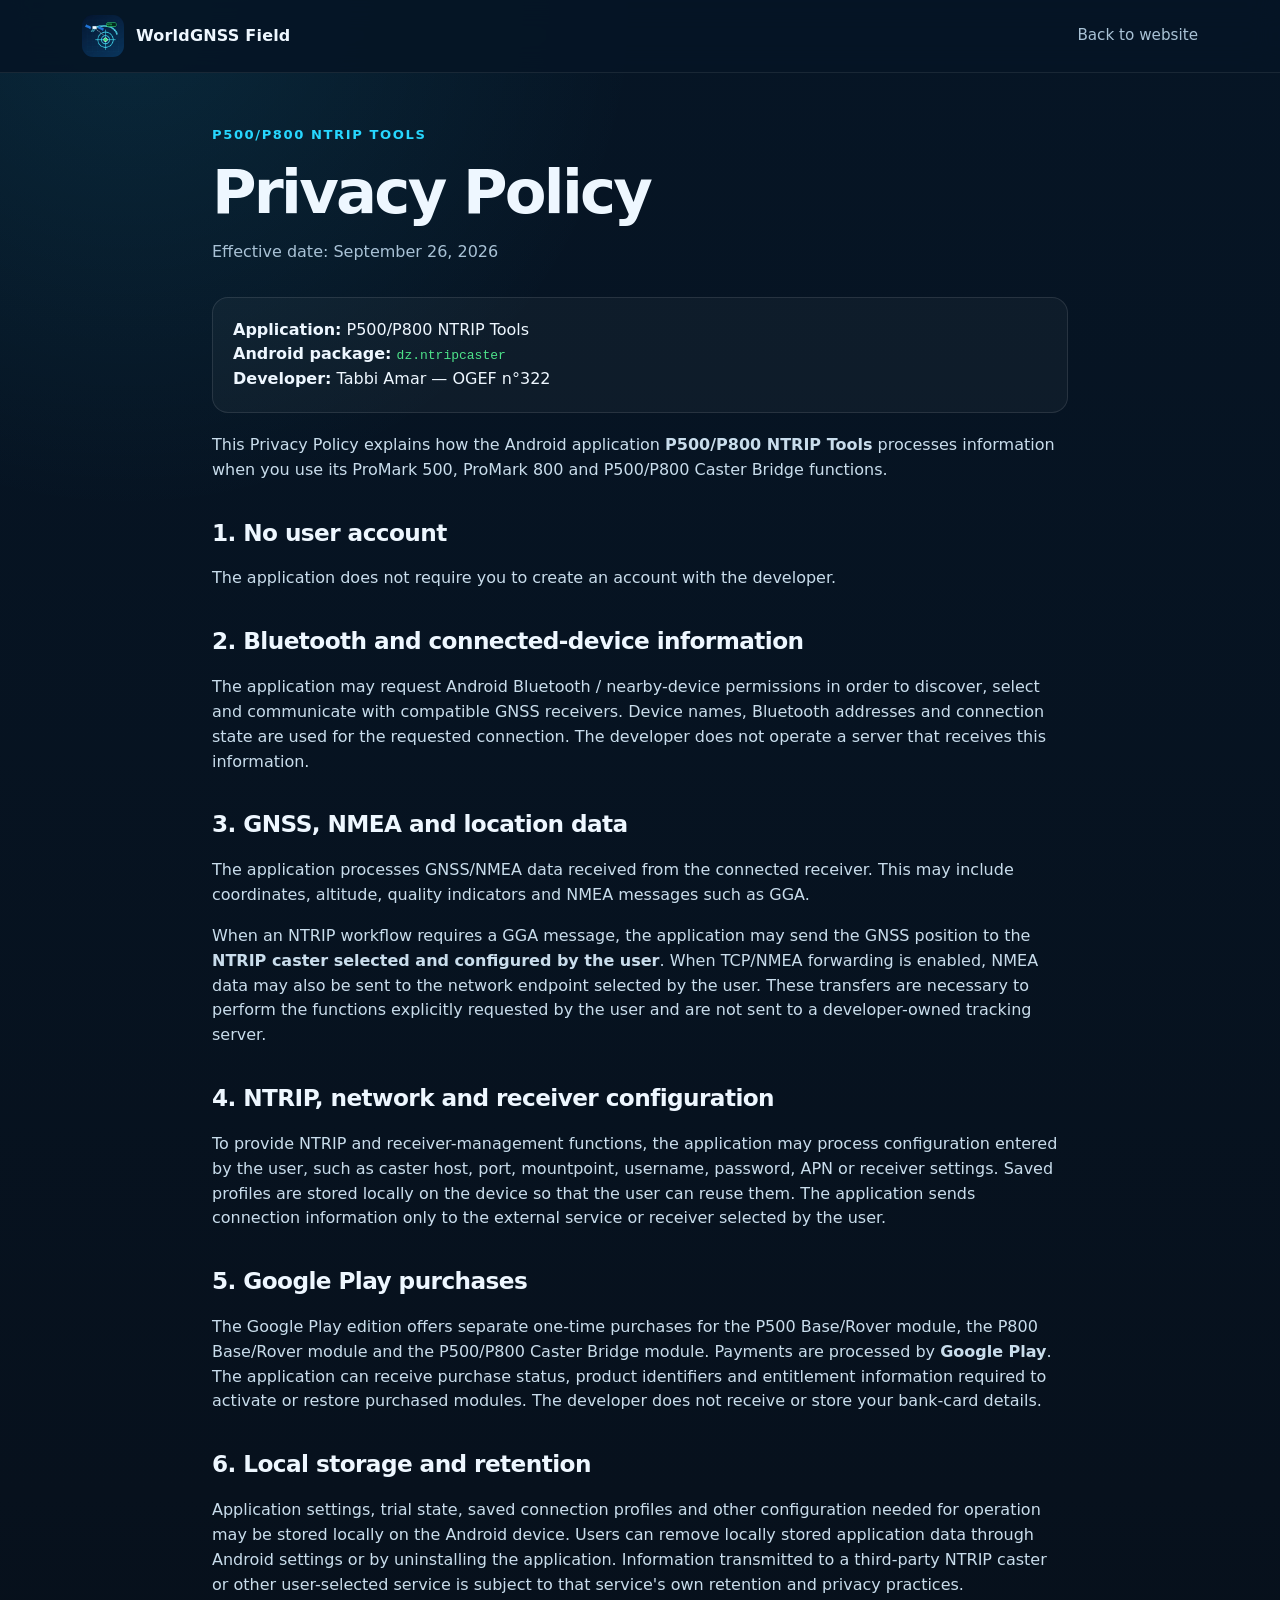
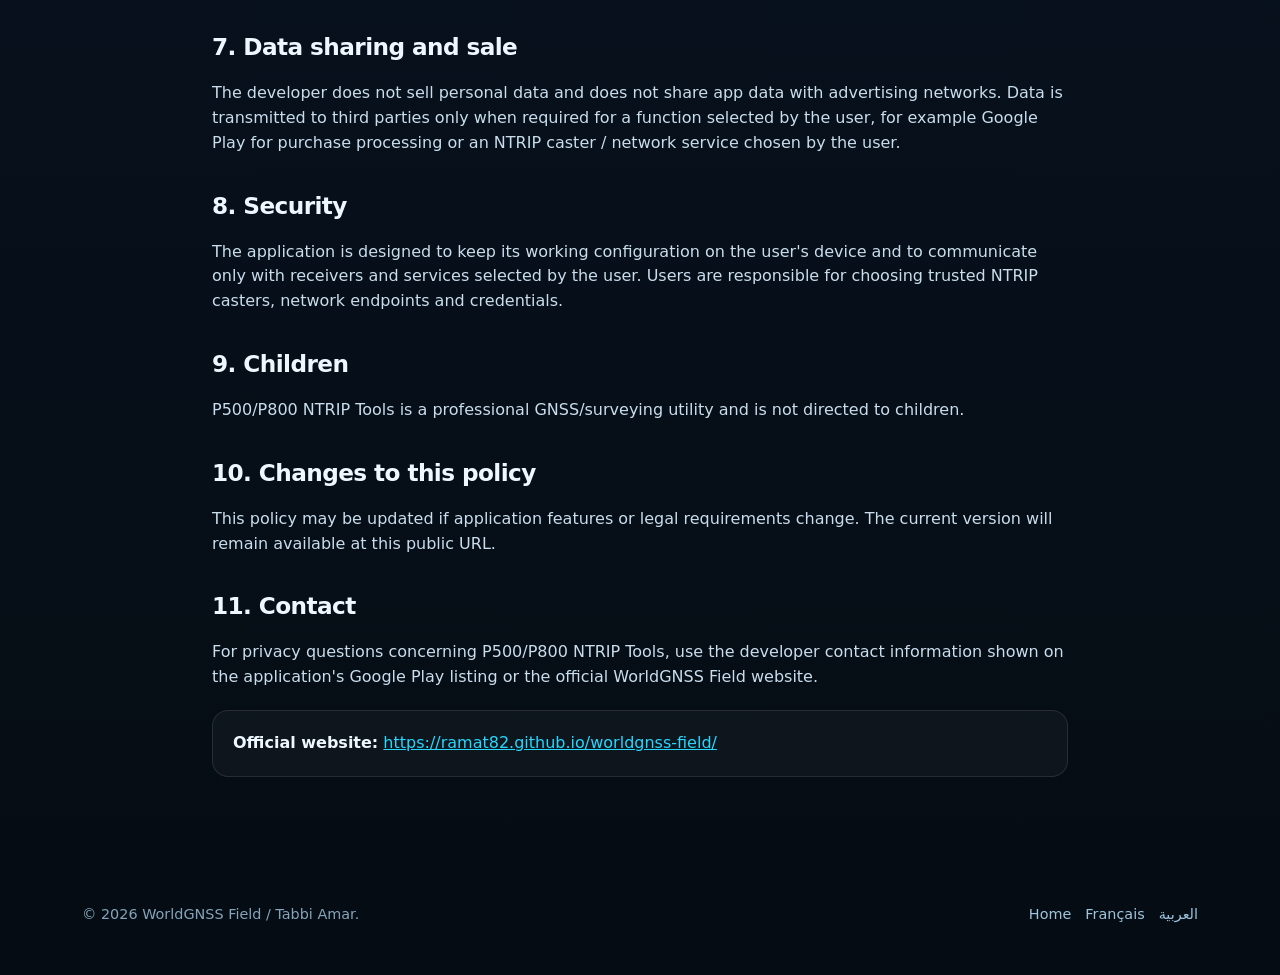
<file: privacy-p500p800.html>
<!doctype html>
<html lang="en">
<head>
  <meta charset="utf-8">
  <meta name="viewport" content="width=device-width,initial-scale=1">
  <title>Privacy Policy — P500/P800 NTRIP Tools</title>
  <meta name="description" content="Privacy Policy for the Android application P500/P800 NTRIP Tools (package dz.ntripcaster).">
  <meta name="robots" content="index,follow">
  <meta name="theme-color" content="#061525">
  <link rel="icon" href="favicon.png">
  <link rel="stylesheet" href="assets/css/style.css">
  <style>
    .policy{max-width:900px;margin:0 auto;padding:52px 22px 72px}
    .policy h1{font-size:clamp(2.1rem,5vw,3.8rem);line-height:1.04;margin:.25em 0 .25em}
    .policy h2{font-size:1.45rem;margin-top:2rem}
    .policy p,.policy li{color:#c9ddec}
    .policy ul{padding-left:1.4rem}
    .policy .meta{color:#a9c2d6;margin-bottom:2rem}
    .policy .box{border:1px solid rgba(255,255,255,.10);background:rgba(255,255,255,.035);border-radius:16px;padding:20px;margin:20px 0}
    .policy code{color:#4ee38a}
    .policy a{color:#27d7ff}
  </style>
</head>
<body>
<header class="topbar">
  <div class="wrap nav">
    <a class="brand" href="index.html">
      <img src="assets/img/worldgnss-icon.webp" alt="WorldGNSS Field icon">
      <span>WorldGNSS Field</span>
    </a>
    <nav class="navlinks" aria-label="Privacy page navigation">
      <a class="keep" href="index.html">Back to website</a>
    </nav>
  </div>
</header>

<main class="policy">
  <div class="eyebrow">P500/P800 NTRIP Tools</div>
  <h1>Privacy Policy</h1>
  <p class="meta">Effective date: September 26, 2026</p>

  <div class="box">
    <strong>Application:</strong> P500/P800 NTRIP Tools<br>
    <strong>Android package:</strong> <code>dz.ntripcaster</code><br>
    <strong>Developer:</strong> Tabbi Amar — OGEF n°322
  </div>

  <p>This Privacy Policy explains how the Android application <strong>P500/P800 NTRIP Tools</strong> processes information when you use its ProMark 500, ProMark 800 and P500/P800 Caster Bridge functions.</p>

  <h2>1. No user account</h2>
  <p>The application does not require you to create an account with the developer.</p>

  <h2>2. Bluetooth and connected-device information</h2>
  <p>The application may request Android Bluetooth / nearby-device permissions in order to discover, select and communicate with compatible GNSS receivers. Device names, Bluetooth addresses and connection state are used for the requested connection. The developer does not operate a server that receives this information.</p>

  <h2>3. GNSS, NMEA and location data</h2>
  <p>The application processes GNSS/NMEA data received from the connected receiver. This may include coordinates, altitude, quality indicators and NMEA messages such as GGA.</p>
  <p>When an NTRIP workflow requires a GGA message, the application may send the GNSS position to the <strong>NTRIP caster selected and configured by the user</strong>. When TCP/NMEA forwarding is enabled, NMEA data may also be sent to the network endpoint selected by the user. These transfers are necessary to perform the functions explicitly requested by the user and are not sent to a developer-owned tracking server.</p>

  <h2>4. NTRIP, network and receiver configuration</h2>
  <p>To provide NTRIP and receiver-management functions, the application may process configuration entered by the user, such as caster host, port, mountpoint, username, password, APN or receiver settings. Saved profiles are stored locally on the device so that the user can reuse them. The application sends connection information only to the external service or receiver selected by the user.</p>

  <h2>5. Google Play purchases</h2>
  <p>The Google Play edition offers separate one-time purchases for the P500 Base/Rover module, the P800 Base/Rover module and the P500/P800 Caster Bridge module. Payments are processed by <strong>Google Play</strong>. The application can receive purchase status, product identifiers and entitlement information required to activate or restore purchased modules. The developer does not receive or store your bank-card details.</p>

  <h2>6. Local storage and retention</h2>
  <p>Application settings, trial state, saved connection profiles and other configuration needed for operation may be stored locally on the Android device. Users can remove locally stored application data through Android settings or by uninstalling the application. Information transmitted to a third-party NTRIP caster or other user-selected service is subject to that service's own retention and privacy practices.</p>

  <h2>7. Data sharing and sale</h2>
  <p>The developer does not sell personal data and does not share app data with advertising networks. Data is transmitted to third parties only when required for a function selected by the user, for example Google Play for purchase processing or an NTRIP caster / network service chosen by the user.</p>

  <h2>8. Security</h2>
  <p>The application is designed to keep its working configuration on the user's device and to communicate only with receivers and services selected by the user. Users are responsible for choosing trusted NTRIP casters, network endpoints and credentials.</p>

  <h2>9. Children</h2>
  <p>P500/P800 NTRIP Tools is a professional GNSS/surveying utility and is not directed to children.</p>

  <h2>10. Changes to this policy</h2>
  <p>This policy may be updated if application features or legal requirements change. The current version will remain available at this public URL.</p>

  <h2>11. Contact</h2>
  <p>For privacy questions concerning P500/P800 NTRIP Tools, use the developer contact information shown on the application's Google Play listing or the official WorldGNSS Field website.</p>

  <div class="box">
    <strong>Official website:</strong> <a href="https://ramat82.github.io/worldgnss-field/">https://ramat82.github.io/worldgnss-field/</a>
  </div>
</main>

<footer>
  <div class="wrap footer-grid">
    <div>© 2026 WorldGNSS Field / Tabbi Amar.</div>
    <div class="smalllinks"><a href="index.html">Home</a><a href="fr.html">Français</a><a href="ar.html">العربية</a></div>
  </div>
</footer>
</body>
</html>
</file>
<file: assets/css/style.css>
:root{
  --bg:#061525;
  --bg2:#0a2035;
  --panel:#0d253b;
  --panel2:#102d47;
  --line:#1d4d6d;
  --text:#eef7ff;
  --muted:#a9c2d6;
  --cyan:#27d7ff;
  --blue:#2f8cff;
  --green:#4ee38a;
  --max:1160px;
}
*{box-sizing:border-box}
html{scroll-behavior:smooth}
body{
  margin:0;
  font-family:Inter,ui-sans-serif,system-ui,-apple-system,BlinkMacSystemFont,"Segoe UI",Roboto,Arial,sans-serif;
  background:
    radial-gradient(circle at 10% 0%, rgba(39,215,255,.10), transparent 32rem),
    linear-gradient(180deg,var(--bg),#07111d 58%,#050c13);
  color:var(--text);
  line-height:1.55;
}
a{color:inherit}
.wrap{max-width:var(--max);margin:auto;padding:0 22px}
.topbar{
  position:sticky;top:0;z-index:20;
  background:rgba(6,21,37,.92);backdrop-filter:blur(14px);
  border-bottom:1px solid rgba(255,255,255,.08)
}
.nav{display:flex;align-items:center;justify-content:space-between;gap:20px;min-height:72px}
.brand{display:flex;align-items:center;gap:12px;text-decoration:none;font-weight:800;letter-spacing:.2px}
.brand img{width:42px;height:42px;border-radius:11px}
.navlinks{display:flex;align-items:center;gap:18px;flex-wrap:wrap;justify-content:flex-end}
.navlinks a{text-decoration:none;color:var(--muted);font-size:.95rem}
.navlinks a:hover{color:var(--text)}
.langs{display:flex;gap:8px}
.langs a{border:1px solid rgba(255,255,255,.14);padding:5px 9px;border-radius:999px;font-size:.82rem}
.hero{padding:58px 0 34px}
.hero-grid{display:grid;grid-template-columns:1.1fr .9fr;gap:38px;align-items:center}
.eyebrow{color:var(--cyan);font-weight:700;text-transform:uppercase;letter-spacing:.12em;font-size:.82rem}
h1{font-size:clamp(2.6rem,7vw,5.4rem);line-height:.95;margin:.2em 0 .22em;letter-spacing:-.045em}
h1 span{background:linear-gradient(90deg,#2f8cff,#27d7ff);-webkit-background-clip:text;background-clip:text;color:transparent}
.lead{font-size:clamp(1.06rem,2vw,1.33rem);color:#cbe0ef;max-width:760px}
.cta{display:flex;gap:12px;flex-wrap:wrap;margin:28px 0 14px}
.btn{
  display:inline-flex;align-items:center;justify-content:center;gap:9px;
  padding:13px 18px;border-radius:12px;text-decoration:none;font-weight:750;
  border:1px solid rgba(255,255,255,.15)
}
.btn.primary{background:linear-gradient(135deg,var(--blue),var(--cyan));color:#03111d;border:none}
.btn.secondary{background:rgba(255,255,255,.055)}
.badges{display:flex;gap:10px;flex-wrap:wrap;margin-top:18px}
.badge{font-size:.86rem;color:#b9d3e4;border:1px solid rgba(255,255,255,.12);border-radius:999px;padding:7px 10px}
.hero-card{
  background:linear-gradient(180deg,rgba(19,53,82,.9),rgba(7,24,39,.9));
  border:1px solid rgba(77,193,255,.25);
  border-radius:22px;padding:18px;box-shadow:0 22px 70px rgba(0,0,0,.32)
}
.hero-card img{width:100%;display:block;border-radius:13px}
.section{padding:64px 0}
.section.alt{background:rgba(255,255,255,.022);border-top:1px solid rgba(255,255,255,.05);border-bottom:1px solid rgba(255,255,255,.05)}
.kicker{color:var(--cyan);font-weight:800;font-size:.85rem;text-transform:uppercase;letter-spacing:.1em}
h2{font-size:clamp(1.9rem,4vw,3.1rem);margin:.18em 0 .45em;letter-spacing:-.025em}
.sub{color:var(--muted);max-width:760px}
.features{display:grid;grid-template-columns:repeat(3,1fr);gap:16px;margin-top:28px}
.feature{background:linear-gradient(180deg,rgba(18,50,76,.72),rgba(10,31,49,.82));border:1px solid rgba(255,255,255,.08);padding:21px;border-radius:16px}
.feature h3{margin:4px 0 7px;font-size:1.08rem}
.feature p{margin:0;color:var(--muted);font-size:.95rem}
.feature .icon{font-size:1.4rem}
.identity{
  display:grid;grid-template-columns:1fr 1fr;gap:16px;margin-top:26px
}
.idbox{border:1px solid rgba(255,255,255,.09);background:rgba(255,255,255,.035);border-radius:16px;padding:20px}
.idbox strong{display:block;color:#fff;margin-bottom:5px}
.idbox code{color:var(--green);font-family:ui-monospace,SFMono-Regular,Consolas,monospace}
.gallery{display:grid;grid-template-columns:repeat(4,1fr);gap:18px;margin-top:30px}
.shot{background:#0c1c2c;border:1px solid rgba(255,255,255,.08);border-radius:18px;padding:10px;overflow:hidden}
.shot img{width:100%;display:block;border-radius:11px;aspect-ratio:9/18.5;object-fit:cover;object-position:top}
.shot.wide img{aspect-ratio:auto;max-height:620px;object-fit:contain;background:#081521}
.shot figcaption{font-size:.86rem;color:var(--muted);padding:9px 4px 2px}
.worldwide{display:grid;grid-template-columns:.85fr 1.15fr;gap:28px;align-items:center}
.worldwide img{width:100%;max-height:700px;object-fit:contain;border-radius:18px;border:1px solid rgba(255,255,255,.09);background:#071827}
.list{padding:0;margin:20px 0 0;list-style:none}
.list li{margin:10px 0;padding-left:28px;position:relative;color:#c9ddec}
.list li:before{content:"✓";position:absolute;left:0;color:var(--green);font-weight:900}
.finalcta{text-align:center;border:1px solid rgba(39,215,255,.2);background:radial-gradient(circle at 50% -50%,rgba(39,215,255,.16),transparent 55%),rgba(255,255,255,.025);border-radius:22px;padding:38px 22px}
footer{padding:34px 0 50px;color:#85a4ba;font-size:.9rem}
.footer-grid{display:flex;justify-content:space-between;gap:18px;flex-wrap:wrap}
.smalllinks{display:flex;gap:14px;flex-wrap:wrap}
.smalllinks a{color:#9fc4dd;text-decoration:none}
.rtl{direction:rtl;text-align:right}
.rtl .hero-grid,.rtl .worldwide{direction:rtl}
.rtl .list li{padding-left:0;padding-right:28px}
.rtl .list li:before{left:auto;right:0}
@media(max-width:900px){
  .hero-grid,.worldwide{grid-template-columns:1fr}
  .features{grid-template-columns:repeat(2,1fr)}
  .gallery{grid-template-columns:repeat(2,1fr)}
  .identity{grid-template-columns:1fr}
}
@media(max-width:560px){
  .nav{align-items:flex-start;padding:13px 0}
  .navlinks{gap:9px}
  .navlinks>a:not(.keep){display:none}
  .hero{padding-top:36px}
  .features,.gallery{grid-template-columns:1fr}
  .shot img{max-height:690px;object-fit:contain;background:#071827}
}
</file>
